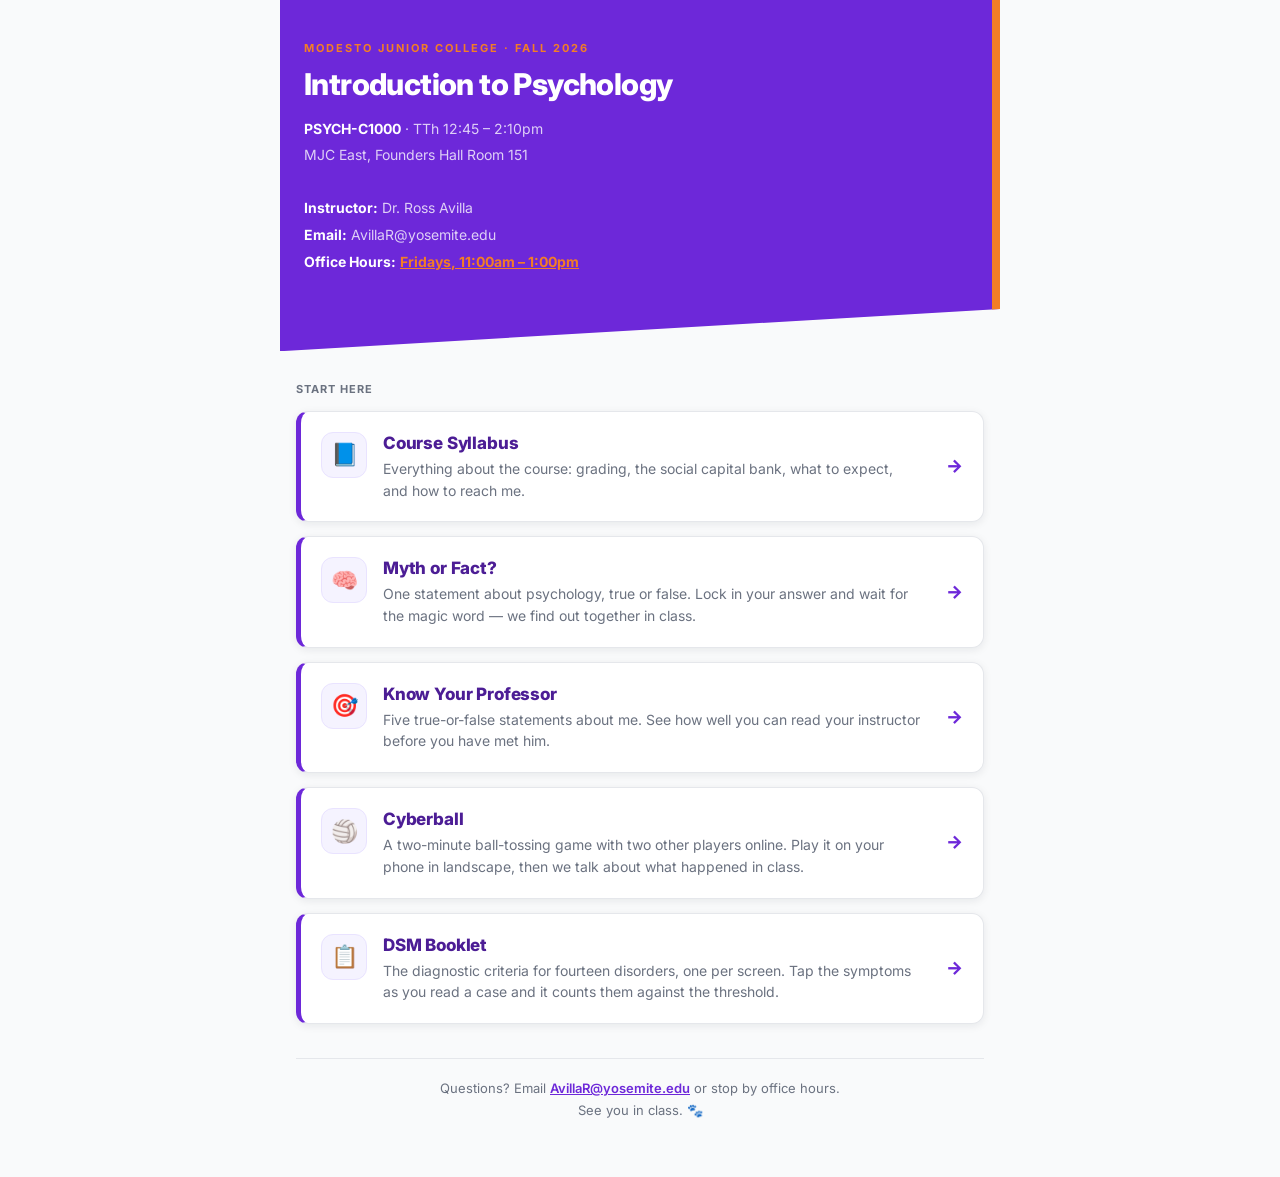
<file: index.html>
<!DOCTYPE html>
<html lang="en">
<head>
<meta charset="utf-8">
<meta name="viewport" content="width=device-width, initial-scale=1, viewport-fit=cover">
<meta name="theme-color" content="#6D28D9">
<meta name="description" content="Course home for PSYCH-C1000, Introduction to Psychology with Dr. Ross Avilla at Modesto Junior College. Syllabus, class activities, and office hours.">
<title>PSYCH-C1000 — Introduction to Psychology</title>

<link rel="icon" type="image/x-icon" href="syllabus-assets/img/favicon/favicon.ico">
<link rel="icon" type="image/png" sizes="32x32" href="syllabus-assets/img/favicon/favicon-32x32.png">
<link rel="icon" type="image/png" sizes="16x16" href="syllabus-assets/img/favicon/favicon-16x16.png">
<link rel="apple-touch-icon" sizes="180x180" href="syllabus-assets/img/favicon/apple-touch-icon.png">
<link rel="manifest" href="syllabus-assets/img/favicon/site.webmanifest">

<link rel="preconnect" href="https://fonts.googleapis.com">
<link rel="preconnect" href="https://fonts.gstatic.com" crossorigin>
<link href="https://fonts.googleapis.com/css2?family=Inter:wght@400;500;600;700;800&display=swap" rel="stylesheet">

<style>
/* ═══════════════════════════════════════════════════════════
   TOKENS  (matched to PSYCHC1000-syllabus.html)
   ═══════════════════════════════════════════════════════════ */
:root {
  --purple:        #6D28D9;
  --purple-dark:   #5B21B6;
  --purple-darker: #4C1D95;
  --purple-light:  #F5F3FF;
  --orange:        #F37D26;
  --indigo:        #1E1B4B;
  --text:          #111827;
  --text-muted:    #6B7280;
  --border:        #E5E7EB;
  --bg:            #F9FAFB;
  --white:         #FFFFFF;
  --shadow:        0 2px 8px rgba(17,24,39,.08);
  --shadow-lg:     0 10px 34px rgba(30,27,75,.14);
  --font:          'Inter', -apple-system, BlinkMacSystemFont, 'Segoe UI', Roboto, Helvetica, Arial, sans-serif;
}

*, *::before, *::after { box-sizing: border-box; margin: 0; padding: 0; }

html { -webkit-text-size-adjust: 100%; }

body {
  font-family: var(--font);
  font-size: 16px;
  line-height: 1.6;
  color: var(--text);
  background: var(--bg);
  min-height: 100vh;
}

.wrap {
  max-width: 720px;
  margin: 0 auto;
  padding: 0 16px 56px;
}

/* ── HERO ────────────────────────────────────────────────── */
.hero {
  background: var(--purple);
  clip-path: polygon(0 0, 100% 0, 100% 88%, 0 100%);
  padding: max(40px, env(safe-area-inset-top)) 24px 76px;
  margin: 0 -16px 30px;
  position: relative;
  overflow: hidden;
}
.hero::after {
  content: '';
  position: absolute;
  right: 0; top: 0; bottom: 0;
  width: 8px;
  background: var(--orange);
}
.hero-label {
  font-size: 11px;
  font-weight: 700;
  color: var(--orange);
  text-transform: uppercase;
  letter-spacing: 2px;
  margin-bottom: 8px;
}
.hero h1 {
  font-size: 30px;
  font-weight: 800;
  color: var(--white);
  line-height: 1.2;
  margin-bottom: 14px;
  letter-spacing: -.02em;
}
@media (max-width: 380px) { .hero h1 { font-size: 26px; } }
.hero-meta {
  font-size: 14px;
  color: rgba(255,255,255,0.78);
  line-height: 1.9;
}
.hero-meta strong { color: var(--white); }
.hero-meta a {
  color: var(--orange);
  font-weight: 700;
  text-decoration: underline;
  -webkit-tap-highlight-color: transparent;
}
.hero-meta a:hover { color: #ffd8b0; }

/* ── CARD LIST ───────────────────────────────────────────── */
.section-label {
  font-size: 11px;
  font-weight: 700;
  letter-spacing: .09em;
  text-transform: uppercase;
  color: var(--text-muted);
  margin-bottom: 12px;
}
.cards { display: flex; flex-direction: column; gap: 14px; list-style: none; }
.card {
  display: flex;
  align-items: flex-start;
  gap: 16px;
  padding: 20px 20px;
  background: var(--white);
  border: 1px solid var(--border);
  border-left: 5px solid var(--purple);
  border-radius: 12px;
  box-shadow: var(--shadow);
  text-decoration: none;
  color: inherit;
  transition: transform .14s ease, box-shadow .14s ease, border-color .14s ease;
  -webkit-tap-highlight-color: transparent;
}
.card:hover {
  transform: translateY(-2px);
  box-shadow: var(--shadow-lg);
  border-left-color: var(--orange);
}
.card:focus-visible { outline: 3px solid var(--purple); outline-offset: 3px; }
.card .glyph {
  flex: none;
  width: 46px;
  height: 46px;
  border-radius: 12px;
  display: grid;
  place-items: center;
  font-size: 22px;
  background: var(--purple-light);
  border: 1px solid #E9E3FF;
}
.card .body { min-width: 0; }
.card h2 {
  font-size: 17px;
  font-weight: 800;
  color: var(--purple-darker);
  line-height: 1.3;
  margin-bottom: 4px;
  letter-spacing: -.01em;
}
.card p { font-size: 14px; color: var(--text-muted); line-height: 1.55; }
.card .arrow {
  flex: none;
  align-self: center;
  margin-left: auto;
  padding-left: 10px;
  color: var(--purple);
  font-weight: 800;
  font-size: 18px;
}

/* ── FOOTER ──────────────────────────────────────────────── */
.foot {
  margin-top: 34px;
  padding-top: 18px;
  border-top: 1px solid var(--border);
  font-size: 13px;
  line-height: 1.7;
  color: var(--text-muted);
  text-align: center;
}
.foot a { color: var(--purple); font-weight: 600; }

@media (prefers-reduced-motion: reduce) {
  *, *::before, *::after {
    transition-duration: .001ms !important;
    animation-duration: .001ms !important;
  }
}
</style>
</head>
<body>

<div class="wrap">

  <header class="hero">
    <p class="hero-label">Modesto Junior College · Fall 2026</p>
    <h1>Introduction to Psychology</h1>
    <div class="hero-meta">
      <strong>PSYCH-C1000</strong> · TTh 12:45 – 2:10pm<br>
      MJC East, Founders Hall Room 151<br><br>
      <strong>Instructor:</strong> Dr. Ross Avilla<br>
      <strong>Email:</strong> AvillaR@yosemite.edu<br>
      <strong>Office Hours:</strong> <a href="https://calendly.com/rossdavilla/officehour" target="_blank" rel="noopener">Fridays, 11:00am – 1:00pm</a>
    </div>
  </header>

  <main>
    <p class="section-label">Start here</p>
    <ul class="cards">
      <li>
        <a class="card" href="PSYCHC1000-syllabus.html">
          <span class="glyph" aria-hidden="true">📘</span>
          <span class="body">
            <h2>Course Syllabus</h2>
            <p>Everything about the course: grading, the social capital bank, what to expect, and how to reach me.</p>
          </span>
          <span class="arrow" aria-hidden="true">→</span>
        </a>
      </li>
      <li>
        <a class="card" href="mythorfact.html">
          <span class="glyph" aria-hidden="true">🧠</span>
          <span class="body">
            <h2>Myth or Fact?</h2>
            <p>One statement about psychology, true or false. Lock in your answer and wait for the magic word — we find out together in class.</p>
          </span>
          <span class="arrow" aria-hidden="true">→</span>
        </a>
      </li>
      <li>
        <a class="card" href="knowyourprof.html">
          <span class="glyph" aria-hidden="true">🎯</span>
          <span class="body">
            <h2>Know Your Professor</h2>
            <p>Five true-or-false statements about me. See how well you can read your instructor before you have met him.</p>
          </span>
          <span class="arrow" aria-hidden="true">→</span>
        </a>
      </li>
      <li>
        <a class="card" href="cyberball/">
          <span class="glyph" aria-hidden="true">🏐</span>
          <span class="body">
            <h2>Cyberball</h2>
            <p>A two-minute ball-tossing game with two other players online. Play it on your phone in landscape, then we talk about what happened in class.</p>
          </span>
          <span class="arrow" aria-hidden="true">→</span>
        </a>
      </li>
      <li>
        <a class="card" href="dsm.html">
          <span class="glyph" aria-hidden="true">📋</span>
          <span class="body">
            <h2>DSM Booklet</h2>
            <p>The diagnostic criteria for fourteen disorders, one per screen. Tap the symptoms as you read a case and it counts them against the threshold.</p>
          </span>
          <span class="arrow" aria-hidden="true">→</span>
        </a>
      </li>
    </ul>

    <p class="foot">
      Questions? Email <a href="mailto:AvillaR@yosemite.edu">AvillaR@yosemite.edu</a> or stop by office hours.<br>
      See you in class. 🐾
    </p>
  </main>

</div>

</body>
</html>
</file>
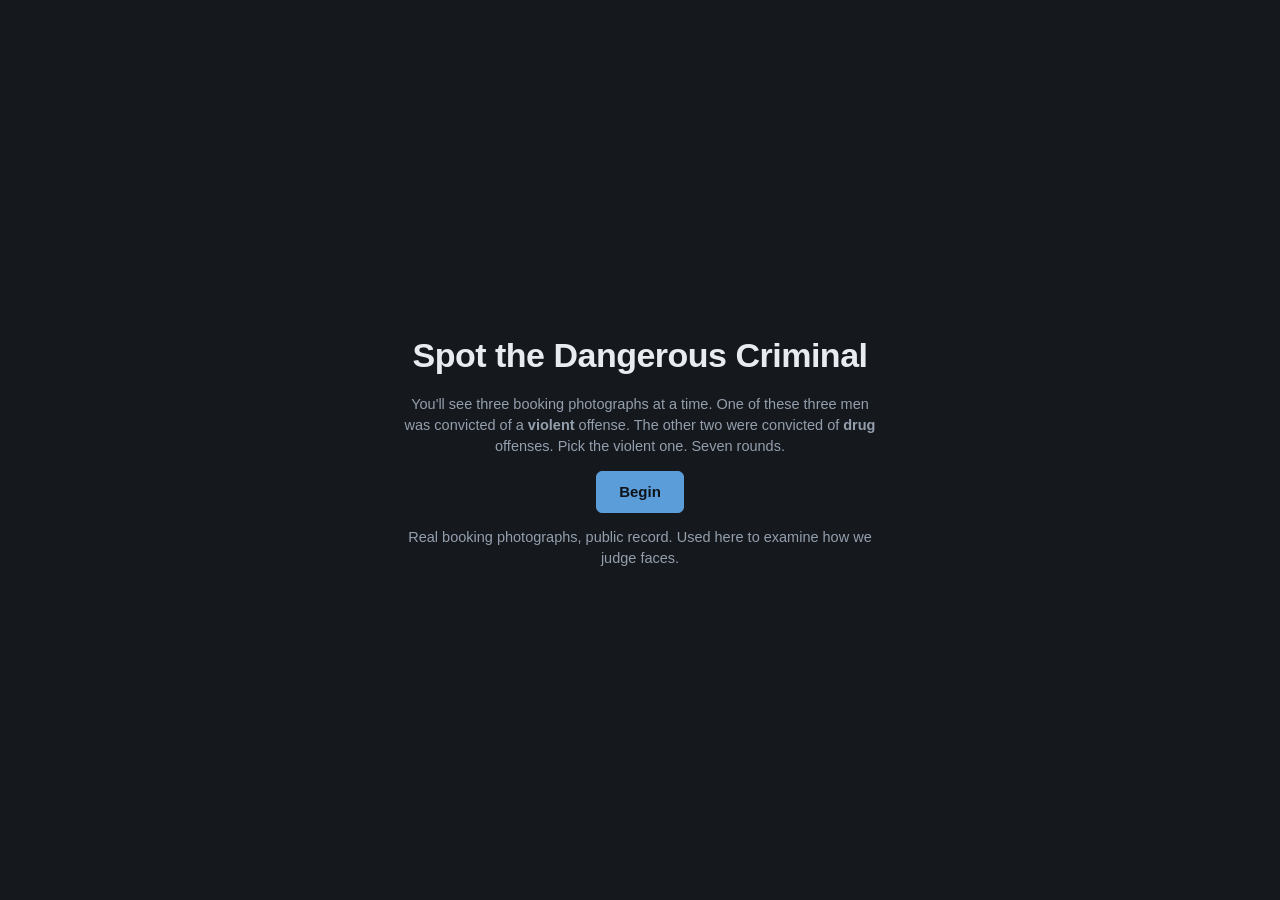
<file: Spot the Dangerous Criminal/index.html>
<!doctype html>
<html lang="en">
<head>
<meta charset="utf-8">
<meta name="viewport" content="width=720">
<title>Spot the Dangerous Criminal</title>
<style>
  :root {
    --bg:      #15181d;
    --panel:   #1e232b;
    --line:    #2e3540;
    --ink:     #e8ecf1;
    --muted:   #949fad;
    --accent:  #5b9dd9;
    --bad:     #d9534f;
    --good:    #4c9a6a;
  }

  * { box-sizing: border-box; }

  html, body {
    margin: 0;
    background: var(--bg);
    color: var(--ink);
    font: 15px/1.45 -apple-system, BlinkMacSystemFont, "Segoe UI", Roboto, Helvetica, Arial, sans-serif;
    -webkit-font-smoothing: antialiased;
  }

  body { display: flex; align-items: center; justify-content: center; min-height: 100vh; }

  #stage {
    position: relative;
    width: 720px;
    height: 450px;
    overflow: hidden;
    background: var(--bg);
    padding: 14px;
    display: flex;
    flex-direction: column;
  }

  .screen { display: none; flex: 1; flex-direction: column; min-height: 0; }
  .screen.on { display: flex; }

  /* ---------- start ---------- */

  #start { align-items: center; justify-content: center; text-align: center; gap: 14px; }

  #start h1 {
    margin: 0;
    font-size: 34px;
    font-weight: 700;
    letter-spacing: -0.5px;
  }

  #start p {
    margin: 0;
    max-width: 480px;
    color: var(--muted);
    font-size: 14.5px;
  }

  .btn {
    appearance: none;
    border: 1px solid var(--accent);
    background: var(--accent);
    color: #0f1318;
    font: inherit;
    font-weight: 600;
    padding: 9px 22px;
    border-radius: 6px;
    cursor: pointer;
  }

  .btn:hover { filter: brightness(1.1); }
  .btn.ghost { background: transparent; color: var(--accent); }
  .btn:focus-visible { outline: 2px solid var(--ink); outline-offset: 2px; }

  .fineprint { font-size: 12px; color: #6d7786; max-width: 500px; }

  /* ---------- play ---------- */

  #play { gap: 10px; }

  #bar {
    display: flex;
    justify-content: space-between;
    align-items: baseline;
    font-size: 13px;
    color: var(--muted);
    letter-spacing: 0.3px;
  }

  #bar strong { color: var(--ink); font-weight: 600; }

  #prompt { font-size: 16px; font-weight: 600; text-align: center; }

  #cards { display: flex; gap: 12px; }

  .card {
    position: relative;
    flex: 1;
    padding: 0;
    border: 2px solid var(--line);
    border-radius: 7px;
    background: var(--panel);
    overflow: hidden;
    cursor: pointer;
    transition: border-color .12s, transform .12s;
  }

  .card img {
    display: block;
    width: 100%;
    aspect-ratio: 4 / 5;
    object-fit: cover;
    background: #8a8d8f;
  }

  #cards.live .card:hover { border-color: var(--accent); transform: translateY(-2px); }
  .card:focus-visible { outline: 2px solid var(--accent); outline-offset: 2px; }
  #cards.locked .card { cursor: default; }

  .key {
    position: absolute;
    top: 6px;
    left: 6px;
    width: 20px;
    height: 20px;
    border-radius: 4px;
    background: rgba(10, 13, 17, .68);
    color: var(--ink);
    font-size: 12px;
    font-weight: 600;
    display: grid;
    place-items: center;
  }

  .tag {
    position: absolute;
    left: 0;
    right: 0;
    bottom: 0;
    padding: 4px 0;
    font-size: 11.5px;
    font-weight: 700;
    letter-spacing: 0.6px;
    text-transform: uppercase;
    text-align: center;
    color: #fff;
    opacity: 0;
    transition: opacity .18s;
  }

  .card.revealed .tag { opacity: 1; }
  .card.violent { border-color: var(--bad); }
  .card.violent .tag { background: var(--bad); }
  .card.nonviolent .tag { background: #46505d; }
  .card.dim img { opacity: .4; }
  .card.picked { border-color: var(--ink); }

  #foot {
    display: flex;
    align-items: center;
    justify-content: space-between;
    gap: 12px;
    min-height: 40px;
  }

  #verdict { font-size: 14px; }
  #verdict b { font-weight: 700; }
  #verdict.hit b { color: #7cc79b; }
  #verdict.miss b { color: #e8837f; }

  /* ---------- end ---------- */

  #end { align-items: center; justify-content: center; gap: 16px; }

  #tally .big {
    font-size: 40px;
    font-weight: 700;
    letter-spacing: -1px;
    line-height: 1;
  }

  #chart { display: flex; gap: 8px; }

  #yaxis {
    position: relative;
    width: 16px;
    height: 252px;
  }

  #yaxis span {
    position: absolute;
    right: 0;
    transform: translateY(50%);
    font-size: 11px;
    color: #6d7786;
    line-height: 1;
  }

  #plot {
    position: relative;
    width: 340px;
    height: 252px;
    border-left: 1px solid var(--line);
    border-bottom: 1px solid #46505d;
  }

  .gridline {
    position: absolute;
    left: 0;
    right: 0;
    border-top: 1px solid var(--line);
  }

  #bars {
    position: absolute;
    inset: 0;
    display: flex;
    align-items: flex-end;
    justify-content: space-around;
  }

  .bar {
    position: relative;
    width: 86px;
    height: 0;
    border-radius: 4px 4px 0 0;
    transition: height 1s cubic-bezier(.22, .9, .3, 1);
  }

  .bar.you    { background: linear-gradient(180deg, #6fb0e8, var(--accent)); }
  .bar.chance { background: #46505d; }

  .bar .val {
    position: absolute;
    bottom: 100%;
    left: 0;
    right: 0;
    margin-bottom: 5px;
    text-align: center;
    font-size: 14px;
    font-weight: 700;
    opacity: 0;
    transition: opacity .35s .75s;
  }

  .bar.shown .val { opacity: 1; }
  .bar.chance .val { color: var(--muted); }

  /* a full-height bar has no room above it, so the value moves inside */
  .bar.tall .val { bottom: auto; top: 6px; color: #10212f; }

  #xlabels {
    display: flex;
    justify-content: space-around;
    width: 340px;
    margin-left: 24px;
    padding-top: 7px;
    font-size: 12.5px;
    color: var(--muted);
    letter-spacing: 0.3px;
  }

  #xlabels span { width: 86px; text-align: center; }
</style>
</head>
<body>
<div id="stage">

  <!-- ---------- start ---------- -->
  <section id="start" class="screen on">
    <h1>Spot the Dangerous Criminal</h1>
    <p>
      You'll see three booking photographs at a time. One of these three men was convicted of a
      <strong>violent</strong> offense. The other two were convicted of <strong>drug</strong> offenses.
      Pick the violent one. Seven rounds.
    </p>
    <button class="btn" id="begin">Begin</button>
    <p class="fineprint">
      Real booking photographs, public record. Used here to examine how we judge faces.
    </p>
  </section>

  <!-- ---------- play ---------- -->
  <section id="play" class="screen">
    <div id="bar">
      <span>Round <strong id="roundNo">1</strong> of <strong id="roundTotal">7</strong></span>
      <span>Correct: <strong id="score">0</strong></span>
    </div>

    <div id="prompt">Which one was convicted of a violent offense?</div>

    <div id="cards"></div>

    <div id="foot">
      <div id="verdict"></div>
      <button class="btn" id="next" hidden>Next</button>
    </div>
  </section>

  <!-- ---------- end ---------- -->
  <section id="end" class="screen">
    <div id="tally">
      <span class="big"><span id="finalScore">0</span> / <span id="finalTotal">7</span></span>
    </div>

    <div id="chart">
      <div id="yaxis"></div>
      <div id="plot">
        <div id="bars">
          <div class="bar you" id="youBar"><span class="val" id="youVal"></span></div>
          <div class="bar chance" id="chanceBar"><span class="val" id="chanceVal"></span></div>
        </div>
      </div>
    </div>

    <div id="xlabels"><span>You</span><span>Chance</span></div>

    <button class="btn" id="again">Play again</button>
  </section>

</div>

<script>
(function () {
  "use strict";

  var DIR    = "img/faces/";
  var ROUNDS = 7;
  var PLOT_H = 252;   // px; must match #plot height in the stylesheet

  // p01-p14 are drug (non-violent) convictions, p15-p21 are violent convictions.
  var NONVIOLENT = ["p01","p02","p03","p04","p05","p06","p07",
                    "p08","p09","p10","p11","p12","p13","p14"];
  var VIOLENT    = ["p15","p16","p17","p18","p19","p20","p21"];

  var el = function (id) { return document.getElementById(id); };

  var cardsBox = el("cards");
  var verdict  = el("verdict");
  var nextBtn  = el("next");

  var deck = [];      // the 7 rounds for this playthrough
  var round = 0;      // index into deck
  var score = 0;
  var locked = false; // true once an answer is in

  function shuffle(a) {
    a = a.slice();
    for (var i = a.length - 1; i > 0; i--) {
      var j = Math.floor(Math.random() * (i + 1));
      var t = a[i]; a[i] = a[j]; a[j] = t;
    }
    return a;
  }

  // Each violent face is used once; the 14 non-violent faces fill the other two
  // slots, so no face repeats within a playthrough.
  function buildDeck() {
    var vs = shuffle(VIOLENT);
    var ns = shuffle(NONVIOLENT);
    var out = [];
    for (var i = 0; i < ROUNDS; i++) {
      out.push(shuffle([
        { id: vs[i],        violent: true  },
        { id: ns[i * 2],    violent: false },
        { id: ns[i * 2 + 1], violent: false }
      ]));
    }
    return out;
  }

  function preload(ids) {
    ids.forEach(function (id) { (new Image()).src = DIR + id + ".jpg"; });
  }

  function show(name) {
    ["start", "play", "end"].forEach(function (s) {
      el(s).classList.toggle("on", s === name);
    });
  }

  function renderRound() {
    locked = false;
    verdict.textContent = "";
    verdict.className = "";
    nextBtn.hidden = true;
    el("roundNo").textContent = round + 1;
    el("score").textContent = score;

    cardsBox.className = "live";
    cardsBox.innerHTML = "";

    deck[round].forEach(function (face, i) {
      var b = document.createElement("button");
      b.className = "card";
      b.type = "button";
      b.setAttribute("aria-label", "Photograph " + (i + 1));

      var img = document.createElement("img");
      img.src = DIR + face.id + ".jpg";
      img.alt = "Booking photograph " + (i + 1);
      b.appendChild(img);

      var key = document.createElement("span");
      key.className = "key";
      key.textContent = i + 1;
      b.appendChild(key);

      var tag = document.createElement("span");
      tag.className = "tag";
      tag.textContent = face.violent ? "Violent offense" : "Drug offense";
      b.appendChild(tag);

      b.addEventListener("click", function () { choose(i); });
      cardsBox.appendChild(b);
    });

    // keep the next round's images warm
    if (deck[round + 1]) {
      preload(deck[round + 1].map(function (f) { return f.id; }));
    }
  }

  function choose(i) {
    if (locked) { return; }
    locked = true;

    var faces = deck[round];
    var right = faces[i].violent;
    if (right) { score++; }

    cardsBox.className = "locked";
    var nodes = cardsBox.children;
    for (var k = 0; k < nodes.length; k++) {
      nodes[k].classList.add("revealed");
      nodes[k].classList.add(faces[k].violent ? "violent" : "nonviolent");
      if (k === i) { nodes[k].classList.add("picked"); }
      else if (!faces[k].violent) { nodes[k].classList.add("dim"); }
    }

    el("score").textContent = score;
    verdict.className = right ? "hit" : "miss";
    verdict.innerHTML = right
      ? "<b>Correct.</b> That was the violent offender."
      : "<b>Not quite.</b> The violent offender is outlined in red.";

    nextBtn.textContent = (round + 1 < ROUNDS) ? "Next" : "See results";
    nextBtn.hidden = false;
    nextBtn.focus();
  }

  function advance() {
    round++;
    if (round < ROUNDS) { renderRound(); }
    else { finish(); }
  }

  // Draw the 0-7 gridlines and their y-axis labels once.
  function buildAxis() {
    var plot = el("plot"), yaxis = el("yaxis");
    for (var v = 0; v <= ROUNDS; v++) {
      var y = (v / ROUNDS) * PLOT_H;

      var line = document.createElement("div");
      line.className = "gridline";
      line.style.bottom = y + "px";
      plot.insertBefore(line, plot.firstChild);   // keep the gridlines behind the bars

      var lab = document.createElement("span");
      lab.textContent = v;
      lab.style.bottom = y + "px";
      yaxis.appendChild(lab);
    }
  }

  function countTo(node, target, ms) {
    var t0 = null;
    function step(t) {
      if (t0 === null) { t0 = t; }
      var p = Math.min(1, (t - t0) / ms);
      node.textContent = Math.round(target * (1 - Math.pow(1 - p, 3)));
      if (p < 1) { requestAnimationFrame(step); }
    }
    requestAnimationFrame(step);
  }

  function finish() {
    var expected = ROUNDS / 3;                 // 2.3 by pure guessing
    var you = el("youBar"), chance = el("chanceBar");

    el("finalTotal").textContent = ROUNDS;
    el("finalScore").textContent = "0";
    el("youVal").textContent = score;
    el("chanceVal").textContent = expected.toFixed(1);

    // reset, then grow on the next frame so the transition actually runs
    you.style.height = "0px";
    chance.style.height = "0px";
    you.classList.remove("shown");
    chance.classList.remove("shown");
    you.classList.toggle("tall", score / ROUNDS > 0.95);

    show("end");

    requestAnimationFrame(function () {
      requestAnimationFrame(function () {
        you.style.height = (score / ROUNDS * PLOT_H) + "px";
        chance.style.height = (expected / ROUNDS * PLOT_H) + "px";
        you.classList.add("shown");
        chance.classList.add("shown");
        countTo(el("finalScore"), score, 1000);
      });
    });

    el("again").focus();
  }

  function start() {
    deck  = buildDeck();
    round = 0;
    score = 0;
    el("roundTotal").textContent = ROUNDS;
    preload(deck[0].map(function (f) { return f.id; }));
    show("play");
    renderRound();
  }

  buildAxis();

  el("begin").addEventListener("click", start);
  el("again").addEventListener("click", start);
  nextBtn.addEventListener("click", advance);

  document.addEventListener("keydown", function (e) {
    if (!el("play").classList.contains("on")) { return; }
    if (e.key === "1" || e.key === "2" || e.key === "3") {
      choose(Number(e.key) - 1);
    } else if ((e.key === "Enter" || e.key === " ") && !nextBtn.hidden) {
      e.preventDefault();
      advance();
    }
  });
})();
</script>
</body>
</html>
</file>
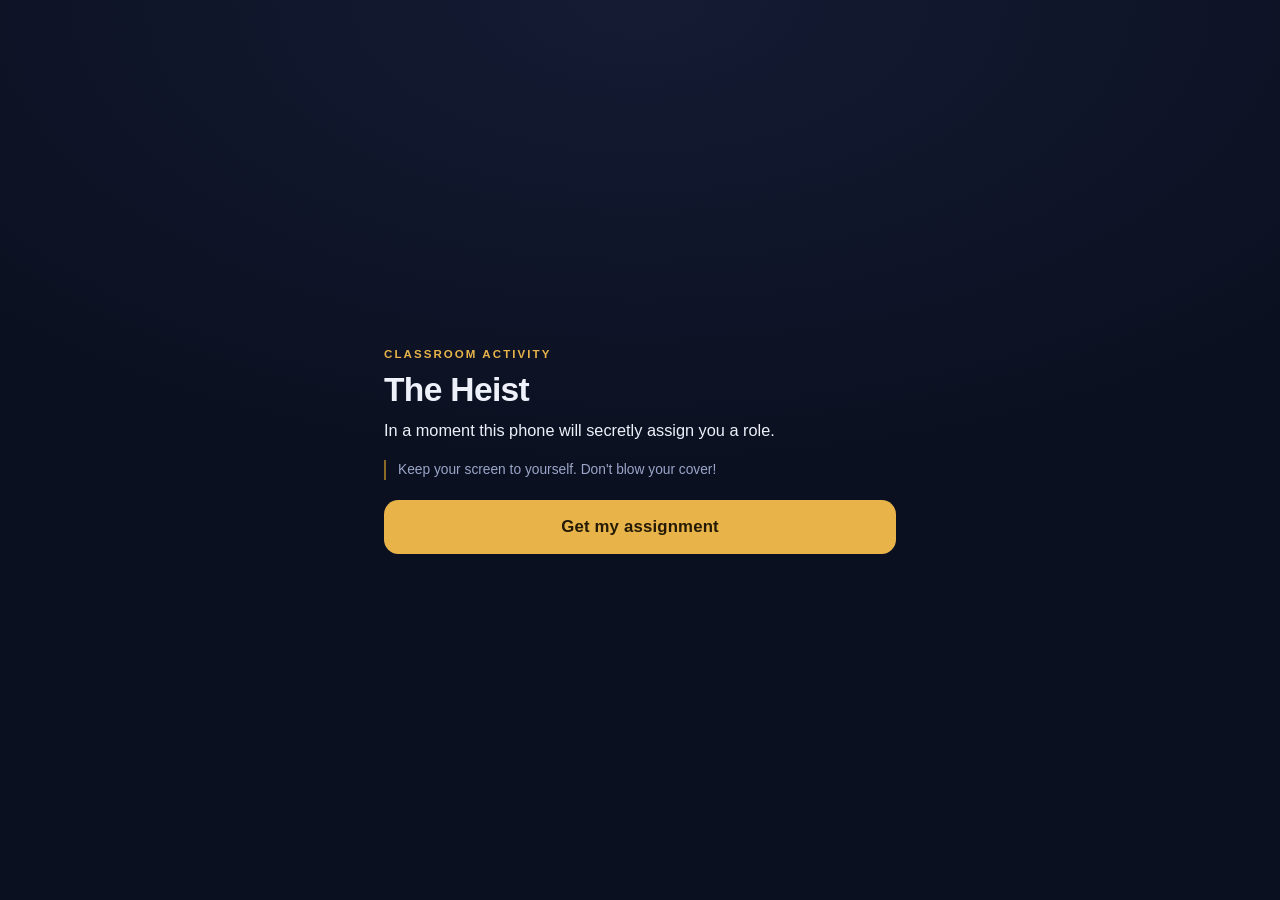
<file: Thief-Game/index.html>
<!DOCTYPE html>
<html lang="en">
<head>
<meta charset="UTF-8" />
<meta name="viewport" content="width=device-width, initial-scale=1.0, viewport-fit=cover" />
<meta name="theme-color" content="#0b1020" />
<title>The Heist &mdash; Secret Assignment</title>
<style>
  :root{
    --bg:#0b1020;
    --bg2:#141b33;
    --card:#161d35;
    --line:#2a3458;
    --ink:#eef1fa;
    --mute:#9aa6c9;
    --gold:#e8b44a;
    --gold-dim:#8a6a26;
  }
  *{box-sizing:border-box;-webkit-tap-highlight-color:transparent}
  html,body{height:100%}
  body{
    margin:0;
    font-family:-apple-system,BlinkMacSystemFont,"Segoe UI",Roboto,Helvetica,Arial,sans-serif;
    background:radial-gradient(120% 90% at 50% 0%, var(--bg2) 0%, var(--bg) 60%);
    color:var(--ink);
    -webkit-font-smoothing:antialiased;
    display:flex;flex-direction:column;
  }
  .wrap{
    flex:1;width:100%;max-width:34rem;margin:0 auto;
    padding:max(1.25rem,env(safe-area-inset-top)) 1rem max(1.25rem,env(safe-area-inset-bottom));
    display:flex;flex-direction:column;justify-content:center;
  }
  .screen{display:none;animation:fade .35s ease both}
  .screen.on{display:block}
  @keyframes fade{from{opacity:0;transform:translateY(8px)}to{opacity:1;transform:none}}

  .eyebrow{
    font-size:.72rem;letter-spacing:.18em;text-transform:uppercase;
    color:var(--gold);font-weight:700;margin:0 0 .5rem;
  }
  h1{font-size:2.1rem;line-height:1.1;margin:0 0 .6rem;font-weight:800;letter-spacing:-.02em}
  h2{font-size:1.5rem;line-height:1.2;margin:0 0 .5rem;font-weight:800;letter-spacing:-.01em}
  p{margin:0 0 .9rem;line-height:1.55;color:var(--mute);font-size:1.02rem}
  p.lead{color:var(--ink)}

  .card{
    background:var(--card);border:1px solid var(--line);
    border-radius:1.1rem;padding:1.25rem;margin:0 0 1rem;
  }
  .verdict{
    text-align:center;padding:1.6rem 1.25rem;
    border:1px solid var(--gold-dim);
    background:linear-gradient(180deg,rgba(232,180,74,.10),rgba(232,180,74,.02));
  }
  .verdict .label{font-size:.72rem;letter-spacing:.18em;text-transform:uppercase;color:var(--mute);margin-bottom:.45rem}
  .verdict .role{
    font-size:2.3rem;font-weight:900;letter-spacing:-.02em;color:var(--gold);
    line-height:1.05;margin:0;
  }
  .verdict .sub{margin:.5rem 0 0;color:var(--ink);font-weight:600;font-size:1rem}

  ol.steps{margin:0;padding-left:1.15rem;color:var(--ink);line-height:1.6}
  ol.steps li{margin-bottom:.55rem}
  ol.steps li:last-child{margin-bottom:0}

  button{
    font:inherit;width:100%;border:0;cursor:pointer;
    border-radius:.9rem;padding:1.05rem 1rem;
    font-weight:800;font-size:1.05rem;letter-spacing:.01em;
    background:var(--gold);color:#241a05;
    transition:transform .08s ease,filter .15s ease;
  }
  button:active{transform:scale(.985);filter:brightness(.94)}
  button.ghost{background:transparent;color:var(--mute);border:1px solid var(--line);font-weight:600;font-size:.95rem;padding:.8rem}

  .note{
    font-size:.86rem;color:var(--mute);line-height:1.5;
    border-left:2px solid var(--gold-dim);padding-left:.75rem;margin:1rem 0 0;
  }
  .shield{
    display:flex;gap:.55rem;align-items:flex-start;
    font-size:.88rem;color:var(--gold);font-weight:600;margin:0 0 1rem;line-height:1.45;
  }
  .peek{
    text-align:center;border:1px dashed var(--line);border-radius:1.1rem;
    padding:1.5rem 1.25rem;margin:0 0 1rem;
  }
  .peek .hidden-role{
    filter:blur(13px);opacity:.55;transition:filter .18s ease,opacity .18s ease;
    user-select:none;pointer-events:none;
  }
  .peek.revealed .hidden-role{filter:none;opacity:1}
  .peek .hint{font-size:.8rem;color:var(--mute);margin:.9rem 0 0}
</style>
</head>
<body>

<div class="wrap">

  <!-- ===== 1. INTRO ===== -->
  <section class="screen on" id="s-intro">
    <p class="eyebrow">Classroom activity</p>
    <h1>The Heist</h1>
    <p class="lead">In a moment this phone will secretly assign you a role.</p>
    <div class="note">Keep your screen to yourself. Don't blow your cover!</div>
    <div style="height:1.25rem"></div>
    <button id="go-role">Get my assignment</button>
  </section>

  <!-- ===== 2. ROLE ===== -->
  <section class="screen" id="s-role">
    <p class="shield"><span>&#128274;</span><span>Shield your screen before you read this.</span></p>
    <div class="card verdict">
      <div class="label">Your role</div>
      <p class="role" id="role-word">&mdash;</p>
      <p class="sub" id="role-sub"></p>
    </div>
    <div class="card">
      <p class="eyebrow" style="margin-bottom:.7rem">Do this now</p>
      <ol class="steps" id="role-steps"></ol>
    </div>
    <button id="go-told">I've done it &mdash; what do I say?</button>
  </section>

  <!-- ===== 3. YOUR LINE (thief: deny it / not a thief: tell the truth) ===== -->
  <section class="screen" id="s-story">
    <div class="card verdict">
      <div class="label">When they question you</div>
      <p class="role" id="story-word">&mdash;</p>
      <p class="sub" id="story-sub"></p>
    </div>
    <button id="go-done">Got it</button>
  </section>

  <!-- ===== 4. SUMMARY ===== -->
  <section class="screen" id="s-done">
    <h2>You're set.</h2>
    <p>Your assignment is hidden below. Tap and hold to check it if you forget &mdash; it blurs again the moment you let go.</p>
    <div class="peek" id="peek">
      <div class="hidden-role">
        <div class="label" style="font-size:.72rem;letter-spacing:.18em;text-transform:uppercase;color:var(--mute);margin-bottom:.5rem">Role &amp; story</div>
        <p style="font-size:1.35rem;font-weight:900;color:var(--gold);margin:0;line-height:1.25" id="peek-role">&mdash;</p>
        <p style="margin:.6rem 0 0;color:var(--ink);font-weight:600;font-size:.98rem" id="peek-story"></p>
      </div>
      <p class="hint">Press and hold to reveal</p>
    </div>
  </section>

</div>

<script>
(function(){
  var ROLE = {
    thief: {
      word: 'THIEF',
      sub: 'You are taking a prize.',
      steps: [
        'Walk up to the front of the room like everyone else.',
        'Take exactly one prize and hide it on you — pocket, bag, sleeve.',
        'Walk back and sit down as if nothing happened.'
      ],
      storyWord: 'DENY IT',
      storySub: 'Lie: tell them you took nothing.',
      peekStory: 'Deny it: say you took nothing.'
    },
    innocent: {
      word: 'NOT A THIEF',
      sub: 'You are taking nothing.',
      steps: [
        'Walk up to the front of the room like everyone else.',
        'Look at the prizes. Take nothing. Touch nothing.',
        'Walk back and sit down as if nothing happened.'
      ],
      storyWord: 'TELL THE TRUTH',
      storySub: 'Honestly tell them you took nothing, because you didn’t.',
      peekStory: 'Tell the truth: say you took nothing.'
    }
  };

  function coin(){
    // crypto-backed so two phones side by side don't correlate
    try {
      var a = new Uint8Array(1);
      crypto.getRandomValues(a);
      return a[0] < 128;
    } catch(e){ return Math.random() < 0.5; }
  }

  // Nothing is stored: every page load is a brand new game, back at the
  // intro with a brand new assignment.
  var state = { role: coin() ? 'thief' : 'innocent' };

  var $ = function(id){ return document.getElementById(id); };

  function list(el, items){
    el.innerHTML = '';
    items.forEach(function(t){
      var li = document.createElement('li');
      li.textContent = t;
      el.appendChild(li);
    });
  }

  function paint(){
    var r = ROLE[state.role];
    $('role-word').textContent = r.word;
    $('role-sub').textContent  = r.sub;
    list($('role-steps'), r.steps);
    $('peek-role').textContent = r.word;
    $('story-word').textContent = r.storyWord;
    $('story-sub').textContent  = r.storySub;
    $('peek-story').textContent = r.peekStory;
  }

  function show(step){
    ['intro','role','story','done'].forEach(function(k){
      $('s-' + k).classList.toggle('on', k === step);
    });
    window.scrollTo(0,0);
  }

  paint();
  show('intro');

  $('go-role').addEventListener('click',  function(){ show('role'); });
  $('go-told').addEventListener('click',  function(){ show('story'); });
  $('go-done').addEventListener('click',  function(){ show('done'); });

  // press-and-hold peek
  var peek = $('peek');
  function on(){ peek.classList.add('revealed'); }
  function off(){ peek.classList.remove('revealed'); }
  ['mousedown','touchstart','pointerdown'].forEach(function(e){
    peek.addEventListener(e, function(ev){ ev.preventDefault(); on(); }, {passive:false});
  });
  ['mouseup','mouseleave','touchend','touchcancel','pointerup','pointercancel'].forEach(function(e){
    peek.addEventListener(e, off);
  });
})();
</script>
</body>
</html>
</file>
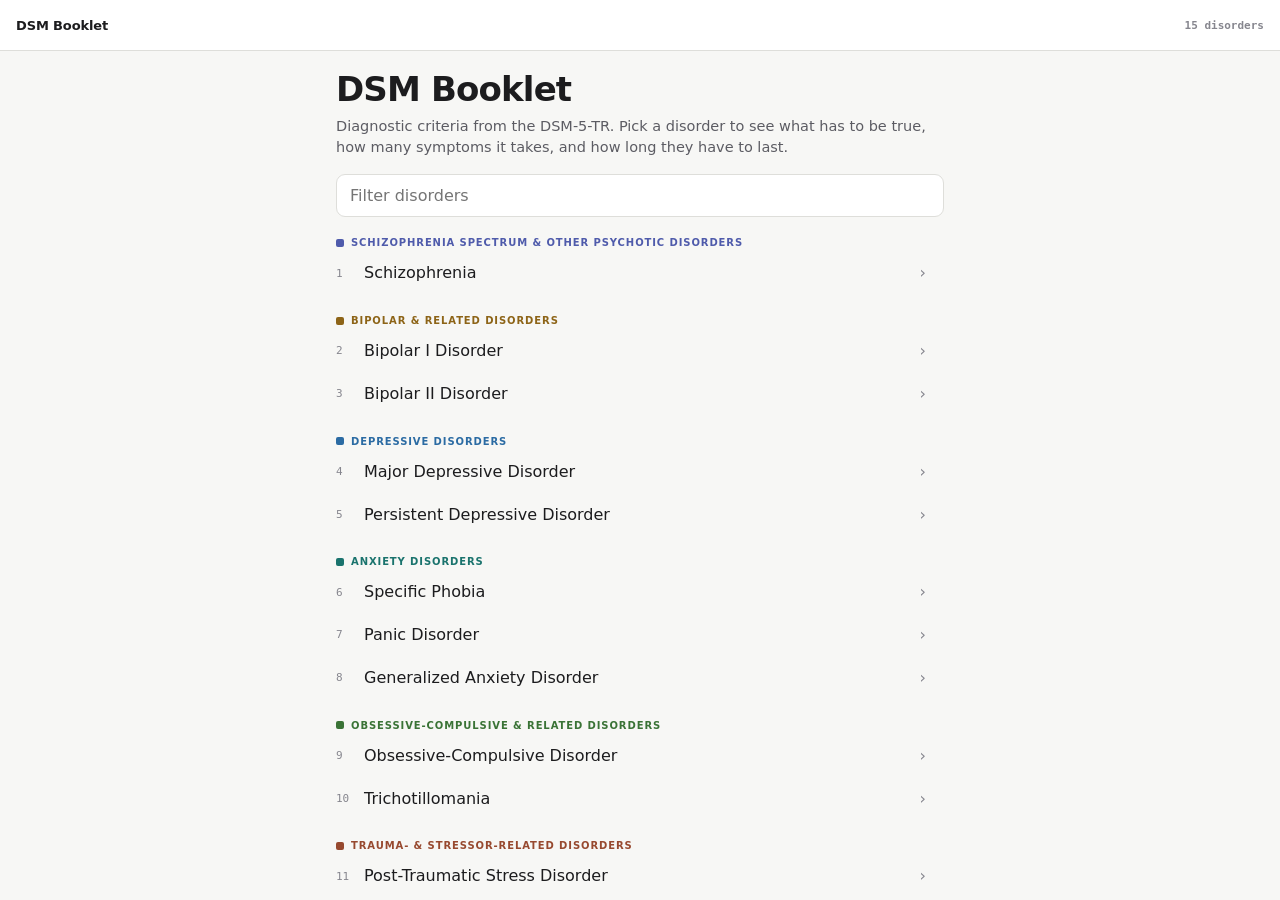
<file: dsm.html>
<!DOCTYPE html>
<html lang="en">
<head>
<meta charset="utf-8">
<meta name="viewport" content="width=device-width, initial-scale=1, viewport-fit=cover">
<meta name="theme-color" content="#6D28D9">
<meta name="description" content="DSM-5-TR diagnostic criteria for fourteen disorders, one per screen. A study reference for PSYCH-C1000, not a diagnostic instrument.">
<link rel="icon" type="image/x-icon" href="syllabus-assets/img/favicon/favicon.ico">
<link rel="icon" type="image/png" sizes="32x32" href="syllabus-assets/img/favicon/favicon-32x32.png">
<link rel="icon" type="image/png" sizes="16x16" href="syllabus-assets/img/favicon/favicon-16x16.png">
<link rel="apple-touch-icon" sizes="180x180" href="syllabus-assets/img/favicon/apple-touch-icon.png">
<title>DSM Booklet</title>
<meta name="claude:viewport-fit-sides" content="cover">
<style>
/* Layout: fixed header + footer, one disorder per scrolling screen between them. */
:root{
  --bg:#f7f7f5; --surface:#ffffff; --sunk:#eeeeec;
  --fg:#1c1c1e; --fg-dim:#5c5c63; --fg-faint:#86868e;
  --line:#dededa; --line-soft:#e9e9e5;
  --accent:#1f6f68;
  --c-schz:#4f5bab; --c-bip:#8d6417; --c-dep:#2b6ba3; --c-anx:#1a736d;
  --c-ocd:#3a7336; --c-trauma:#97492f; --c-diss:#76458c; --c-pers:#55606e;
  --ff-sans:ui-sans-serif,system-ui,-apple-system,"Segoe UI",Roboto,"Helvetica Neue",Arial,sans-serif;
  --ff-mono:ui-monospace,SFMono-Regular,"SF Mono",Menlo,Consolas,monospace;
  --gut-l:max(16px,env(safe-area-inset-left,0px));
  --gut-r:max(16px,env(safe-area-inset-right,0px));
  color-scheme:light;
}
@media (prefers-color-scheme:dark){:root:not([data-theme="light"]){
  --bg:#141416; --surface:#1c1c1f; --sunk:#242428;
  --fg:#ececef; --fg-dim:#a8a8b0; --fg-faint:#76767e;
  --line:#32323a; --line-soft:#26262c;
  --accent:#5fc4bb;
  --c-schz:#9aa2e8; --c-bip:#d8a85c; --c-dep:#7ab6e8; --c-anx:#5fc4bb;
  --c-ocd:#85c47e; --c-trauma:#e0957a; --c-diss:#c395d8; --c-pers:#9aa4b4;
  color-scheme:dark;
}}
:root[data-theme="dark"]{
  --bg:#141416; --surface:#1c1c1f; --sunk:#242428;
  --fg:#ececef; --fg-dim:#a8a8b0; --fg-faint:#76767e;
  --line:#32323a; --line-soft:#26262c;
  --accent:#5fc4bb;
  --c-schz:#9aa2e8; --c-bip:#d8a85c; --c-dep:#7ab6e8; --c-anx:#5fc4bb;
  --c-ocd:#85c47e; --c-trauma:#e0957a; --c-diss:#c395d8; --c-pers:#9aa4b4;
  color-scheme:dark;
}
[hidden]{display:none!important}
*{box-sizing:border-box}
html,body{height:100%}
body{margin:0;background:var(--bg);color:var(--fg);font-family:var(--ff-sans);
  -webkit-text-size-adjust:100%;overflow:hidden}
button{font:inherit;color:inherit;background:none;border:0;cursor:pointer}
:focus-visible{outline:2px solid var(--accent);outline-offset:2px;border-radius:3px}

#app{display:flex;flex-direction:column;height:100%}

/* ---- header ---- */
#bar{flex:0 0 auto;background:var(--surface);border-bottom:1px solid var(--line)}
#bar-in{display:flex;align-items:center;gap:10px;min-height:50px;
  padding-left:var(--gut-l);padding-right:var(--gut-r);padding-block:7px}
#menu{display:flex;align-items:center;gap:7px;padding:6px 10px 6px 6px;border-radius:8px;
  font-size:13px;font-weight:600;color:var(--fg-dim);flex:0 0 auto}
#menu:hover{background:var(--sunk)}
#menu svg{width:16px;height:16px;flex:0 0 auto}
#bar-ch{flex:1 1 auto;min-width:0;font-size:11px;font-weight:600;letter-spacing:.06em;
  text-transform:uppercase;color:var(--ch);overflow:hidden;text-overflow:ellipsis;
  white-space:nowrap;text-align:right}
#count{flex:0 0 auto;font-family:var(--ff-mono);font-size:11px;font-weight:600;
  color:var(--fg-faint);font-variant-numeric:tabular-nums}

/* ---- screen ---- */
#screen{flex:1 1 auto;overflow-y:auto;overscroll-behavior:contain;-webkit-overflow-scrolling:touch}
#screen-in{padding-left:var(--gut-l);padding-right:var(--gut-r);
  padding-block:20px 30px;max-width:640px;margin:0 auto}

.eyebrow{font-size:10.5px;font-weight:600;letter-spacing:.09em;text-transform:uppercase;
  color:var(--ch);display:flex;align-items:center;gap:7px;margin-bottom:9px}
.eyebrow::before{content:"";width:9px;height:9px;border-radius:2px;background:var(--ch);flex:0 0 auto}
h1{margin:0;font-size:27px;line-height:1.13;font-weight:700;letter-spacing:-.02em;
  text-wrap:balance}
.note{margin:7px 0 0;font-size:12px;line-height:1.45;color:var(--fg-dim)}

.howlong{display:inline-flex;align-items:baseline;gap:8px;margin-top:14px;padding:7px 11px;
  border-radius:7px;background:var(--sunk);border-left:3px solid var(--ch)}
.howlong b{font-size:9.5px;font-weight:600;letter-spacing:.09em;text-transform:uppercase;
  color:var(--fg-faint)}
.howlong span{font-family:var(--ff-mono);font-size:12.5px;font-weight:600;color:var(--fg)}

.thresh{margin-top:16px;padding:13px 14px;border-radius:9px;background:var(--surface);
  border:1px solid var(--line)}
.thresh b{display:block;font-size:9.5px;font-weight:600;letter-spacing:.09em;
  text-transform:uppercase;color:var(--ch);margin-bottom:5px}
.thresh p{margin:0;font-size:14px;line-height:1.45;font-weight:500}

.grp{margin-top:22px}
.grp-h{display:flex;align-items:flex-start;gap:10px;margin-bottom:9px}
.grp-h h2{margin:0;flex:1 1 auto;min-width:0;font-size:13.5px;line-height:1.35;font-weight:600;
  color:var(--ch)}
.tally{flex:0 0 auto;font-family:var(--ff-mono);font-size:10.5px;font-weight:600;
  padding:3px 7px;border-radius:20px;background:var(--sunk);color:var(--fg-faint);
  font-variant-numeric:tabular-nums;white-space:nowrap}
.tally.met{background:var(--ch);color:var(--surface)}

ul{list-style:none;margin:0;padding:0;display:flex;flex-direction:column;gap:2px}
li.crit{display:flex;gap:11px;align-items:flex-start;padding:7px 8px;margin-left:-8px;
  border-radius:7px;cursor:pointer;-webkit-tap-highlight-color:transparent}
li.crit:hover{background:var(--sunk)}
li.crit .box{flex:0 0 auto;width:17px;height:17px;margin-top:1px;border-radius:4px;
  border:1.5px solid var(--fg-faint);display:grid;place-items:center;transition:.12s}
li.crit .box svg{width:11px;height:11px;opacity:0;stroke:var(--surface);stroke-width:3.2;
  fill:none;stroke-linecap:round;stroke-linejoin:round}
li.crit[aria-checked="true"] .box{background:var(--ch);border-color:var(--ch)}
li.crit[aria-checked="true"] .box svg{opacity:1}
li.crit p{margin:0;font-size:14.5px;line-height:1.42}
li.crit[aria-checked="true"] p{color:var(--fg-dim)}
li.crit .star{color:var(--ch);font-size:12px}

li.plain{display:flex;gap:9px;padding:4px 0;font-size:13px;line-height:1.45;
  color:var(--fg-dim);font-style:italic}
li.plain::before{content:"";flex:0 0 auto;width:3px;height:3px;border-radius:50%;
  background:var(--fg-faint);margin-top:8px}

.prev{margin-top:24px;padding-top:14px;border-top:1px solid var(--line-soft)}
.prev b{display:block;font-size:9.5px;font-weight:600;letter-spacing:.09em;
  text-transform:uppercase;color:var(--fg-faint);margin-bottom:4px}
.prev p{margin:0;font-size:13px;line-height:1.48;color:var(--fg-dim)}

.reset{margin-top:20px;font-size:12px;font-weight:600;color:var(--fg-faint);
  padding:7px 11px;border:1px solid var(--line);border-radius:7px}
.reset:hover{color:var(--fg);border-color:var(--fg-faint)}

/* personality screen */
.pintro{margin:14px 0 0;font-size:14px;line-height:1.5;color:var(--fg-dim)}
.pclus{margin-top:22px}
.pclus h2{margin:0 0 9px;font-size:13.5px;font-weight:600;color:var(--ch)}
.pd{padding:9px 0;border-top:1px solid var(--line-soft);font-size:14.5px;line-height:1.42}
.pd:first-of-type{border-top:0}
.pd b{font-weight:600}
.pd span{color:var(--fg-dim)}

/* ---- footer ---- */
#nav{flex:0 0 auto;background:var(--surface);border-top:1px solid var(--line)}
#nav-in{display:flex;padding-left:var(--gut-l);padding-right:var(--gut-r);
  padding-block:0 env(safe-area-inset-bottom,0px)}
.navb{flex:1 1 0;min-width:0;display:flex;align-items:center;gap:8px;padding:11px 4px;
  font-size:12.5px;font-weight:500;color:var(--fg-dim);-webkit-tap-highlight-color:transparent}
.navb:disabled{opacity:.3;cursor:default}
.navb:not(:disabled):hover{color:var(--fg)}
.navb.next{justify-content:flex-end;text-align:right;border-left:1px solid var(--line-soft)}
.navb svg{width:15px;height:15px;flex:0 0 auto;stroke:currentColor;stroke-width:2.2;
  fill:none;stroke-linecap:round;stroke-linejoin:round}
.navb span{overflow:hidden;text-overflow:ellipsis;white-space:nowrap}

/* ---- picker ---- */
#brand{flex:0 0 auto;font-size:13px;font-weight:700;letter-spacing:-.01em}
#back{display:flex;align-items:center;gap:7px;padding:6px 10px 6px 6px;border-radius:8px;
  font-size:13px;font-weight:600;color:var(--fg-dim);flex:0 0 auto}
#back:hover{background:var(--sunk)}
#back svg{width:16px;height:16px;flex:0 0 auto}
.home-h1{margin:0;font-size:29px;line-height:1.1;font-weight:700;letter-spacing:-.025em}
.home-sub{margin:8px 0 0;font-size:14.5px;line-height:1.45;color:var(--fg-dim)}
#filter{width:100%;margin-top:16px;padding:11px 13px;border-radius:9px;font-size:16px;
  background:var(--surface);border:1px solid var(--line);color:var(--fg);font-family:inherit}
#filter:focus{border-color:var(--accent);outline:none}
#home-list{margin-top:4px}
.ich{font-size:10px;font-weight:600;letter-spacing:.09em;text-transform:uppercase;
  color:var(--ch);margin:20px 0 4px;display:flex;align-items:center;gap:7px}
.ich::before{content:"";width:8px;height:8px;border-radius:2px;background:var(--ch);flex:0 0 auto}
.irow{display:flex;align-items:center;gap:11px;width:100%;text-align:left;padding:11px 9px;
  margin-left:-9px;border-radius:9px;font-size:16px;line-height:1.3;
  -webkit-tap-highlight-color:transparent}
.irow:hover{background:var(--sunk)}
.irow em{flex:0 0 auto;font-family:var(--ff-mono);font-size:11px;font-style:normal;
  color:var(--fg-faint);font-variant-numeric:tabular-nums;width:17px}
.irow span{flex:1 1 auto;min-width:0}
.irow b{flex:0 0 auto;color:var(--fg-faint);font-weight:400;font-size:16px}
.empty{padding:30px 4px;font-size:14.5px;color:var(--fg-faint);text-align:center}
.home-foot{margin-top:28px;padding-top:14px;border-top:1px solid var(--line-soft);
  font-size:12px;line-height:1.5;color:var(--fg-faint)}

@media (min-width:560px){ h1{font-size:31px} .home-h1{font-size:34px} li.crit p{font-size:15px} }
@media (prefers-reduced-motion:reduce){*{transition:none!important;animation:none!important}}
</style>

<style>
:root{padding-top:env(safe-area-inset-top,0px);padding-bottom:env(safe-area-inset-bottom,0px)}
</style>
</head>
<body>
<div id="app">
  <header id="bar"><div id="bar-in">
    <button id="back" hidden>
      <svg viewBox="0 0 24 24" fill="none" stroke="currentColor" stroke-width="2.2"
        stroke-linecap="round" stroke-linejoin="round"><path d="M15 5l-7 7 7 7"/></svg>All disorders
    </button>
    <div id="brand">DSM Booklet</div>
    <div id="bar-ch"></div>
    <div id="count"></div>
  </div></header>

  <main id="screen"><div id="screen-in"></div></main>

  <nav id="nav" hidden><div id="nav-in">
    <button class="navb prev" id="go-prev">
      <svg viewBox="0 0 24 24"><path d="M15 5l-7 7 7 7"/></svg><span></span>
    </button>
    <button class="navb next" id="go-next">
      <span></span><svg viewBox="0 0 24 24"><path d="M9 5l7 7-7 7"/></svg>
    </button>
  </div></nav>
</div>

<script>
const DATA = {"chapters":[{"key":"schz","name":"Schizophrenia Spectrum & Other Psychotic Disorders"},{"key":"bip","name":"Bipolar & Related Disorders"},{"key":"dep","name":"Depressive Disorders"},{"key":"anx","name":"Anxiety Disorders"},{"key":"ocd","name":"Obsessive-Compulsive & Related Disorders"},{"key":"trauma","name":"Trauma- & Stressor-Related Disorders"},{"key":"diss","name":"Dissociative Disorders"},{"key":"pers","name":"Personality Disorders"}],"disorders":[{"id":"schizophrenia","name":"Schizophrenia","chapter":"schz","note":"Schizophrenia Spectrum · chapter also holds schizoaffective, schizophreniform, delusional disorders","duration":"6+ MONTHS total, with 1+ MONTH active","threshold":"Check 2 of the 5 symptoms in A, each present a significant part of 1 month — and at least one MUST be #1, #2, or #3. Total illness duration 6+ months.","groups":[{"head":"A. Two of five, for a significant portion of 1 month:","note":false,"items":["Delusions  ★ one of these three is required","Hallucinations  ★ one of these three is required","Disorganized speech  ★ one of these three is required","Grossly disorganized or catatonic behavior","Negative symptoms — flat emotional expression, loss of motivation"]},{"head":"B – F. Also required:","note":false,"items":["B. Decline in work, relationships, or self-care","C. Total duration 6+ months, including 1+ month of active symptoms; the rest may be build-up or residual","D. Not better explained by schizoaffective disorder, or depression/bipolar with psychosis","E. Not caused by a substance or medical condition","F. If autism or a childhood communication disorder is present, prominent delusions or hallucinations are required for 1+ month"]}],"prevalence":"About 0.3–0.7% lifetime. Onset: late teens to mid-30s — early-to-mid 20s for men, late 20s for women."},{"id":"bipolar-i-disorder","name":"Bipolar I Disorder","chapter":"bip","note":"Bipolar & Related · chapter also holds Bipolar II and cyclothymic disorder","duration":"1+ WEEK of mania (any length if hospitalized)","threshold":"Needs ONE manic episode, ever. Check 3 of the 7 symptoms in B — or 4 of 7 if the mood is only irritable. Depression is common but NOT required.","groups":[{"head":"A. Manic episode: elevated, expansive, or irritable mood AND increased energy","note":false,"items":["Lasting 1+ week, most of the day nearly every day (or any length if hospitalized)"]},{"head":"B. Check 3 of 7  (4 of 7 if mood is only irritable):","note":false,"items":["Inflated self-esteem or grandiosity","Decreased need for sleep — rested on very little","More talkative than usual, or pressured speech","Racing thoughts or flight of ideas","Distractibility","Increased goal-directed activity or agitation","Risky behavior: spending sprees, sexual indiscretions, bad investments"]},{"head":"C – D. Also required:","note":false,"items":["C. Marked impairment, OR hospitalization, OR psychotic features","D. Not caused by a substance or medical condition"]},{"head":"Key contrast:","note":true,"items":["Mania is severe enough to wreck functioning. Hypomania is not. That is the Bipolar I / II line."]}],"prevalence":"About 0.6–1.5% of U.S. adults in a given year. Mean onset around age 18; roughly equal in men and women."},{"id":"bipolar-ii-disorder","name":"Bipolar II Disorder","chapter":"bip","note":"Bipolar & Related · a distinct diagnosis, NOT a milder Bipolar I","duration":"4+ DAYS hypomania  +  2+ WEEKS depression","threshold":"Needs BOTH: at least one hypomanic episode AND at least one major depressive episode — and NEVER a full manic episode. Bipolar II is not “milder” bipolar.","groups":[{"head":"1. Hypomanic episode — elevated/irritable mood + increased energy:","note":false,"items":["Lasting 4+ consecutive days, most of the day nearly every day","Check 3 of the same 7 symptoms as mania (4 of 7 if irritable only)","Clear change from usual self, observable by other people","NOT severe enough to cause marked impairment or hospitalization","NO psychotic features — if psychosis is present, the episode is mania"]},{"head":"2. Major depressive episode — full MDD criteria:","note":false,"items":["5 of 9 symptoms for 2+ weeks (see Major Depressive Disorder page)"]},{"head":"3. Also required:","note":false,"items":["No manic episode has ever occurred  ★ one manic episode makes it Bipolar I","Not better explained by a psychotic disorder","Significant distress or impairment from the depression or the mood swings"]}],"prevalence":"About 0.8% of U.S. adults in a given year. Typical onset: mid-20s, slightly later than Bipolar I. People usually seek help for the depression, not the hypomania."},{"id":"major-depressive-disorder","name":"Major Depressive Disorder","chapter":"dep","note":"Depressive Disorders · chapter also holds disruptive mood dysregulation and PMDD","duration":"2+ WEEKS","threshold":"Check 5 of the 9 symptoms in the SAME 2-week period — and at least one of them must be #1 (depressed mood) or #2 (loss of interest).","groups":[{"head":"A. Five of nine, nearly every day, for 2+ weeks:","note":false,"items":["Depressed mood most of the day  ★ gateway symptom","Markedly less interest or pleasure in almost everything  ★ gateway symptom","Significant weight or appetite change","Insomnia or sleeping too much","Restless agitation or visibly slowed movement","Fatigue or loss of energy","Feelings of worthlessness or excessive guilt","Trouble thinking, concentrating, or deciding","Recurrent thoughts of death, suicidal ideation, plan, or attempt"]},{"head":"B – E. Also required:","note":false,"items":["B. Causes real distress or impairment","C. Not caused by a substance or medical condition","D. Not better explained by a psychotic disorder","E. No history of a manic or hypomanic episode  ★ this rules out bipolar"]}],"prevalence":"About 7–8% of U.S. adults in a given year; markedly higher in ages 18–29. Onset at any age, peaking in the 20s."},{"id":"persistent-depressive-disorder","name":"Persistent Depressive Disorder","chapter":"dep","note":"Depressive Disorders · formerly dysthymia; DSM-5 merged it with chronic major depression","duration":"2+ YEARS (1+ year in youth)","threshold":"Depressed mood more days than not for 2 years, PLUS 2 of the 6 symptoms below. Fewer symptoms than MDD — but far longer.","groups":[{"head":"A. Depressed mood most of the day, more days than not, for 2+ years","note":true,"items":["In children and adolescents, 1 year is enough; mood may be irritable instead"]},{"head":"B. While depressed, check 2 of 6:","note":false,"items":["Poor appetite or overeating","Insomnia or sleeping too much","Low energy or fatigue","Low self-esteem","Poor concentration or difficulty deciding","Feelings of hopelessness"]},{"head":"C – H. Also required:","note":false,"items":["C. Never symptom-free for more than 2 months at a time during those 2 years","D. Full MDD criteria MAY also be met during this period (DSM-5-TR allows both)","E. No manic or hypomanic episode ever","F. Not better explained by a psychotic disorder","G. Not caused by a substance or medical condition","H. Causes real distress or impairment"]}],"prevalence":"About 1.5% of U.S. adults in a given year. Onset is typically early and gradual — childhood, adolescence, or early adult life."},{"id":"specific-phobia","name":"Specific Phobia","chapter":"anx","note":"Anxiety Disorders · chapter also holds separation anxiety, selective mutism, social anxiety, agoraphobia","duration":"6+ MONTHS","threshold":"ALL seven criteria (A–G) must be met. This is not a “count the symptoms” diagnosis — every box has to be checked.","groups":[{"head":"Check all 7:","note":false,"items":["A. Marked fear or anxiety about a specific object or situation","B. The object almost always triggers immediate fear","C. Actively avoided, or endured with intense dread","D. Fear is out of proportion to the actual danger","E. Persistent, lasting 6 months or more","F. Causes real distress or impairment in daily life","G. Not better explained by another disorder"]},{"head":"Specify the type:","note":true,"items":["Animal · Natural environment · Blood-injection-injury · Situational · Other"]}],"prevalence":"About 8–12% of U.S. adults in a given year — one of the most common disorders. Typical onset: childhood, median age 7–11."},{"id":"panic-disorder","name":"Panic Disorder","chapter":"anx","note":"Anxiety Disorders · a panic ATTACK is a specifier, not a disorder — it can be added to any diagnosis","duration":"1+ MONTH of worry or avoidance","threshold":"A panic attack needs 4 of the 13 symptoms below. Panic DISORDER needs recurrent unexpected attacks PLUS Criterion B.","groups":[{"head":"A. Panic attack: abrupt surge of fear peaking within minutes — check 4 of 13","note":false,"items":["Pounding heart or racing pulse","Sweating","Trembling or shaking","Shortness of breath or smothering","Feeling of choking","Chest pain or discomfort","Nausea or stomach distress","Dizzy, unsteady, light-headed, faint","Chills or heat sensations","Numbness or tingling","Feeling unreal or detached from self","Fear of losing control or “going crazy”","Fear of dying"]},{"head":"B. For 1+ month after an attack, at least one of:","note":false,"items":["Persistent worry about more attacks or what they mean","Major unhelpful change in behavior to avoid attacks"]},{"head":"C – D. Rule-outs (both required)","note":false,"items":["Not caused by a substance or medical condition","Not better explained by another mental disorder"]}],"prevalence":"About 2–3% of U.S. adults and adolescents in a given year. Typical onset: early 20s (median 20–24); rare before 14."},{"id":"generalized-anxiety-disorder","name":"Generalized Anxiety Disorder","chapter":"anx","note":"Anxiety Disorders · worry is free-floating — no feared object, no discrete attack","duration":"6+ MONTHS","threshold":"Excessive, hard-to-control worry for 6+ months, PLUS 3 of the 6 symptoms in C. In children only 1 of the 6 is required.","groups":[{"head":"A – B. The worry itself (both required):","note":false,"items":["A. Excessive anxiety and worry, more days than not, for 6+ months, about a number of events or activities (work, school, health, money)","B. The person finds the worry difficult to control"]},{"head":"C. Check 3 of 6  (only 1 of 6 in children):","note":false,"items":["Restlessness, feeling keyed up or on edge","Easily fatigued","Difficulty concentrating or mind going blank","Irritability","Muscle tension  ★ best single clue it is GAD and not depression","Sleep disturbance — trouble falling or staying asleep, or restless sleep"]},{"head":"D – F. Also required:","note":false,"items":["D. Causes real distress or impairment","E. Not caused by a substance or medical condition","F. Not better explained by another mental disorder"]},{"head":"Telling it apart:","note":true,"items":["Specific phobia has a feared OBJECT. Panic disorder has discrete ATTACKS. GAD has neither — the worry drifts from topic to topic."]}],"prevalence":"About 2.9% of U.S. adults in a given year (0.9% of adolescents); roughly 2 women for every man. Median onset age 30 — later than the other anxiety disorders, and rare before adolescence."},{"id":"obsessive-compulsive-disorder","name":"Obsessive-Compulsive Disorder","chapter":"ocd","note":"OC & Related · chapter also holds body dysmorphic, hoarding, excoriation disorders","duration":"No minimum — but 1+ HOUR/DAY","threshold":"Criterion A needs obsessions, compulsions, OR both — you do not need both. Then B, C, and D must all be met.","groups":[{"head":"A. Obsessions (both parts), compulsions (both parts), or both:","note":false,"items":["Recurrent, intrusive, unwanted thoughts, urges, or images that cause distress","The person tries to suppress, ignore, or neutralize them","Repetitive behaviors or mental acts the person feels driven to perform","Aimed at reducing distress, but clearly excessive or not realistically connected"]},{"head":"B – D. Also required:","note":false,"items":["B. Takes 1+ hour a day, or causes real distress or impairment","C. Not caused by a substance or medical condition","D. Not better explained by another mental disorder"]},{"head":"Specify level of insight:","note":true,"items":["Good/fair · Poor · Absent (delusional) · and whether tic-related"]}],"prevalence":"About 1.2% of U.S. adults in a given year. Mean onset age 19.5; about 25% of cases begin by age 14. Onset after 35 is unusual."},{"id":"trichotillomania","name":"Trichotillomania","chapter":"ocd","note":"OC & Related · full DSM-5-TR name is Trichotillomania (Hair-Pulling Disorder)","duration":"No minimum duration","threshold":"ALL five criteria (A–E) must be met. Note what is NOT required: no minimum duration, no anxiety before pulling, no relief afterward.","groups":[{"head":"Check all 5:","note":false,"items":["A. Recurrent pulling out of one's own hair, resulting in hair loss","B. Repeated attempts to stop or cut down on the pulling","C. Causes real distress or impairment in daily life","D. Not caused by another medical condition (e.g., a skin condition)","E. Not better explained by another mental disorder (e.g., body dysmorphic disorder)"]},{"head":"Common sites:","note":true,"items":["Scalp, eyebrows, and eyelashes are most common; any body region is possible"]}],"prevalence":"About 1–2% of adults and adolescents in a given year. Among adults in treatment, roughly 10 women for every 1 man. Typical onset: around puberty."},{"id":"post-traumatic-stress-disorder","name":"Post-Traumatic Stress Disorder","chapter":"trauma","note":"Trauma- & Stressor-Related · chapter also holds acute stress and adjustment disorders","duration":"MORE THAN 1 MONTH","threshold":"Trauma exposure (A), then 1 of 5 in B, 1 of 2 in C, 2 of 7 in D, and 2 of 6 in E — plus F, G, H. Criteria below are for adults and children over 6.","groups":[{"head":"A. Exposure to death, serious injury, or sexual violence — 1 of 4 ways:","note":false,"items":["Experienced it directly","Witnessed it happen to someone else in person","Learned it happened to someone close (violent or accidental)","Repeated exposure to details on the job (e.g., first responder)"]},{"head":"B. Intrusion symptoms — check 1 of 5:","note":false,"items":["Intrusive memories","Distressing dreams","Flashbacks","Distress at reminders","Physical reactions to reminders"]},{"head":"C. Avoidance — check 1 of 2:","note":false,"items":["Avoids thoughts and feelings","Avoids people, places, things"]},{"head":"D. Negative changes in thinking and mood — check 2 of 7:","note":false,"items":["Can't recall key parts","Negative beliefs about self/world","Distorted blame of self/others","Persistent negative mood","Less interest in activities","Feels detached from others","Can't feel positive emotions"]},{"head":"E. Changes in arousal and reactivity — check 2 of 6:","note":false,"items":["Irritability or anger","Reckless behavior","Hypervigilance","Exaggerated startle","Poor concentration","Sleep problems"]},{"head":"F – H. Also required:","note":false,"items":["F. Symptoms last more than 1 month","G. Causes real distress or impairment","H. Not caused by a substance or medical condition"]}],"prevalence":"About 3.4–3.7% of U.S. adults in a given year; roughly 8% lifetime. Onset at any age, usually within 3 months of the trauma."},{"id":"dissociative-identity-disorder","name":"Dissociative Identity Disorder","chapter":"diss","note":"Dissociative Disorders · formerly multiple personality disorder","duration":"No minimum — recurrent","threshold":"ALL five criteria (A–E) must be met. Criterion A needs 2 or more distinct identity states; Criterion B (memory gaps) is required, not optional.","groups":[{"head":"A. Disruption of identity — two or more distinct personality states:","note":false,"items":["Marked discontinuity in sense of self and sense of agency","With changes in emotion, behavior, consciousness, memory, perception, thinking, and/or motor functioning","May be self-reported or observed by others","In some cultures described as an experience of possession"]},{"head":"B – E. Also required:","note":false,"items":["B. Recurrent gaps in memory for everyday events, personal information, or trauma  ★ required","C. Causes real distress or impairment","D. Not a normal part of a broadly accepted cultural or religious practice","E. Not caused by a substance or another medical condition (e.g., seizures)"]}],"prevalence":"About 1.5% of U.S. adults in a given year in one small community study. Onset at any age; strongly associated with severe, repeated childhood trauma."},{"id":"dissociative-amnesia","name":"Dissociative Amnesia","chapter":"diss","note":"Dissociative Disorders · absorbs the former dissociative fugue diagnosis as a specifier","duration":"No minimum duration","threshold":"ALL four criteria (A–D) must be met. Fugue is no longer its own diagnosis — it is now a SPECIFIER you add to dissociative amnesia.","groups":[{"head":"Check all 4:","note":false,"items":["A. Can't recall important autobiographical information, usually traumatic or stressful, far beyond ordinary forgetting","B. Causes real distress or impairment","C. Not caused by a substance, head injury, seizures, or other medical condition","D. Not better explained by DID, PTSD, acute stress disorder, somatic symptom disorder, or a neurocognitive disorder"]},{"head":"Specify if: WITH DISSOCIATIVE FUGUE","note":false,"items":["Purposeful travel or bewildered wandering, with amnesia for identity or other autobiographical information"]},{"head":"Forms the amnesia can take:","note":true,"items":["Localized — a specific window of time (most common)","Selective — some parts of an event but not others","Generalized — whole identity and life history (rare, often sudden)"]}],"prevalence":"About 1.8% of U.S. adults in a given year (1% of men, 2.6% of women). Onset at any age; episodes can last minutes to decades."},{"id":"depersonalization-derealization-disorder","name":"Depersonalization / Derealization Disorder","chapter":"diss","note":"Dissociative Disorders · formerly depersonalization disorder; derealization added in DSM-5","duration":"No minimum — persistent or recurrent","threshold":"ALL five criteria (A–E) must be met. Criterion A is satisfied by depersonalization, derealization, OR both. Criterion B is the one students miss.","groups":[{"head":"A. Persistent or recurrent experiences of either (or both):","note":false,"items":["Depersonalization — feeling unreal or detached from your own thoughts, feelings, body, or actions; like an outside observer of yourself","Derealization — feeling that your surroundings are unreal, dreamlike, foggy, lifeless, or visually distorted"]},{"head":"B – E. Also required:","note":false,"items":["B. Reality testing stays INTACT — the person knows it only feels unreal  ★ key","C. Causes real distress or impairment","D. Not caused by a substance or medical condition (e.g., seizures)","E. Not better explained by another mental disorder"]},{"head":"Teaching note:","note":true,"items":["This is the closest DSM-5-TR diagnosis to what is loosely called a “dissociative episode.” Brief depersonalization is common and is not a disorder."]}],"prevalence":"About 2% (estimates 0.8–2.8%), roughly equal in men and women. Mean onset age 16; onset after 40 is rare."}],"personality":{"intro":"A personality disorder is an enduring, inflexible pattern of inner experience and behavior that begins by adolescence or early adulthood, stays stable over time, shows up across a wide range of situations, and causes distress or impairment. DSM-5-TR sorts the ten into three clusters.","clusters":[{"head":"Cluster A — odd or eccentric","items":[{"name":"Paranoid","desc":"Pervasive distrust and suspicion; reads other people's motives as malicious without good reason."},{"name":"Schizoid","desc":"Detachment from relationships and a narrow range of emotional expression; genuinely prefers to be alone."},{"name":"Schizotypal","desc":"Acute discomfort in close relationships, plus odd beliefs, perceptual distortions, and eccentric speech or behavior."}]},{"head":"Cluster B — dramatic, emotional, or erratic","items":[{"name":"Antisocial","desc":"Disregard for and violation of others' rights: deceit, impulsivity, aggression, no remorse. Needs conduct disorder before 15, and age 18+."},{"name":"Borderline","desc":"Instability of relationships, self-image, and mood, with marked impulsivity and frantic efforts to avoid abandonment."},{"name":"Histrionic","desc":"Excessive emotionality and attention-seeking; uncomfortable when not the center of attention."},{"name":"Narcissistic","desc":"Grandiosity, a need for admiration, and a lack of empathy."}]},{"head":"Cluster C — anxious or fearful","items":[{"name":"Avoidant","desc":"Social inhibition, feelings of inadequacy, and hypersensitivity to criticism; wants closeness but avoids it."},{"name":"Dependent","desc":"Excessive need to be taken care of, leading to submissive, clinging behavior and fear of separation."},{"name":"Obsessive-Compulsive","desc":"Preoccupation with order, perfectionism, and control at the cost of flexibility. NOT the same as OCD — no obsessions or compulsions, and the person sees nothing wrong with it."}]}]}};

const CH_COLOR = {schz:"--c-schz",bip:"--c-bip",dep:"--c-dep",anx:"--c-anx",
  ocd:"--c-ocd",trauma:"--c-trauma",diss:"--c-diss",pers:"--c-pers"};
const CH_NAME = Object.fromEntries(DATA.chapters.map(c=>[c.key,c.name]));

// every screen: the 14 disorders, then the personality summary
const SCREENS = DATA.disorders.map(d=>({id:d.id,name:d.name,chapter:d.chapter,kind:"d",data:d}))
  .concat([{id:"personality-disorders",name:"Personality Disorders",chapter:"pers",kind:"p"}]);

const WORDS={one:1,two:2,three:3,four:4,five:5,six:6,seven:7,eight:8,nine:9,ten:10,
  eleven:11,twelve:12,thirteen:13};
function num(t){ t=String(t).toLowerCase(); return WORDS[t] ?? (/^\d+$/.test(t)?+t:null); }
function target(head){
  // scan every "<n> of <m>" and take the first whose leading token is a number,
  // so prose like "surge of fear" cannot beat "check 4 of 13"
  const re = /([a-z]+|\d+)\s+of\s+(?:[a-z]+|\d+)/gi;
  let m;
  while((m = re.exec(head))){ const n = num(m[1]); if(n) return n; }
  m = head.match(/all\s+(\d+)/i);
  return m ? +m[1] : null;
}

let store={};
try{ store = JSON.parse(localStorage.getItem("dsm-checks")||"{}") || {}; }catch(e){ store={}; }
function save(){ try{ localStorage.setItem("dsm-checks",JSON.stringify(store)); }catch(e){} }

const el = id => document.getElementById(id);
const esc = s => String(s).replace(/[&<>"]/g, c => ({"&":"&amp;","<":"&lt;",">":"&gt;",'"':"&quot;"}[c]));
// the booklet marks required criteria with a star; render it as a coloured glyph
const mark = s => esc(s).replace(/★/g,'<span class="star">★</span>');

let at = -1;          // -1 = the picker
let query = "";

function render(){
  const home = at < 0;
  el("back").hidden = home;
  el("brand").hidden = !home;
  el("nav").hidden = home;
  el("screen").scrollTop = 0;

  if(home){
    document.documentElement.style.removeProperty("--ch");
    el("bar-ch").textContent = "";
    el("count").textContent = SCREENS.length + " disorders";
    el("screen-in").innerHTML = viewHome();
    const f = el("filter");
    f.value = query;
    f.addEventListener("input", e=>{ query = e.target.value; paintList(); });
    paintList();
    document.title = "DSM Booklet";
    if(location.hash !== "#index") history.replaceState(null,"","#index");
    return;
  }

  const s = SCREENS[at];
  document.documentElement.style.setProperty("--ch", `var(${CH_COLOR[s.chapter]})`);
  el("bar-ch").textContent = CH_NAME[s.chapter];
  el("count").textContent = (at+1) + " / " + SCREENS.length;
  el("screen-in").innerHTML = s.kind === "p" ? viewPersonality() : viewDisorder(s.data);

  const p = SCREENS[at-1], n = SCREENS[at+1];
  const pb = el("go-prev"), nb = el("go-next");
  pb.disabled = !p; nb.disabled = !n;
  pb.querySelector("span").textContent = p ? p.name : "";
  nb.querySelector("span").textContent = n ? n.name : "";

  if(location.hash.slice(1) !== s.id) history.replaceState(null,"","#"+s.id);
  document.title = s.name + " \u2014 DSM Booklet";
  wire(s);
}

function viewHome(){
  return `<h1 class="home-h1">DSM Booklet</h1>
    <p class="home-sub">Diagnostic criteria from the DSM-5-TR. Pick a disorder to see what has to
      be true, how many symptoms it takes, and how long they have to last.</p>
    <input id="filter" type="search" placeholder="Filter disorders" autocomplete="off"
      aria-label="Filter disorders">
    <div id="home-list"></div>
    <p class="home-foot">Criteria are paraphrased in plain language for teaching.
      This is a study aid, not a diagnostic instrument.</p>`;
}

function paintList(){
  const q = query.trim().toLowerCase();
  let html="", lastCh=null, shown=0;
  SCREENS.forEach((s,i)=>{
    if(q && !s.name.toLowerCase().includes(q) && !CH_NAME[s.chapter].toLowerCase().includes(q)) return;
    if(s.chapter !== lastCh){
      html += `<p class="ich" style="--ch:var(${CH_COLOR[s.chapter]})">${esc(CH_NAME[s.chapter])}</p>`;
      lastCh = s.chapter;
    }
    html += `<button class="irow" data-go="${i}" style="--ch:var(${CH_COLOR[s.chapter]})">
      <em>${i+1}</em><span>${esc(s.name)}</span><b>\u203a</b></button>`;
    shown++;
  });
  const list = el("home-list");
  list.innerHTML = shown ? html : `<p class="empty">Nothing matches that.</p>`;
  list.querySelectorAll("[data-go]").forEach(b=>
    b.addEventListener("click", ()=>go(+b.dataset.go)));
}

function viewDisorder(d){
  const groups = d.groups.map((g,gi)=>{
    if(g.note){
      return `<section class="grp"><div class="grp-h"><h2>${esc(g.head)}</h2></div>
        <ul>${g.items.map(i=>`<li class="plain">${mark(i)}</li>`).join("")}</ul></section>`;
    }
    const t = target(g.head);
    const items = g.items.map((i,ii)=>{
      const on = !!(store[d.id] && store[d.id][gi+"-"+ii]);
      return `<li class="crit" role="checkbox" tabindex="0" aria-checked="${on}"
        data-g="${gi}" data-i="${ii}">
        <span class="box"><svg viewBox="0 0 24 24"><path d="M5 13l4 4L19 7"/></svg></span>
        <p>${mark(i)}</p></li>`;
    }).join("");
    return `<section class="grp"><div class="grp-h"><h2>${esc(g.head)}</h2>
      <span class="tally" data-tally="${gi}" data-target="${t??""}"></span></div>
      <ul>${items}</ul></section>`;
  }).join("");

  return `<p class="eyebrow">${esc(CH_NAME[d.chapter])}</p>
    <h1>${esc(d.name)}</h1>
    <p class="note">${esc(d.note)}</p>
    <div class="howlong"><b>How long</b><span>${esc(d.duration)}</span></div>
    <div class="thresh"><b>Threshold</b><p>${esc(d.threshold)}</p></div>
    ${groups}
    <div class="prev"><b>Prevalence &amp; onset</b><p>${esc(d.prevalence)}</p></div>
    <button class="reset" id="reset">Clear the checkboxes on this page</button>`;
}

function viewPersonality(){
  const p = DATA.personality;
  return `<p class="eyebrow">${esc(CH_NAME.pers)}</p>
    <h1>Personality Disorders</h1>
    <p class="note">Short descriptions of all ten · not a criteria checklist</p>
    <p class="pintro">${esc(p.intro)}</p>
    ${p.clusters.map(c=>`<section class="pclus"><h2>${esc(c.head)}</h2>
      ${c.items.map(i=>`<div class="pd"><b>${esc(i.name)}</b> <span>${esc(i.desc)}</span></div>`).join("")}
    </section>`).join("")}
    <div class="prev"><p>Each of the ten has its own full criteria set in DSM-5-TR. A diagnosis
      also requires that the pattern is not better explained by another disorder, a substance,
      or another medical condition.</p></div>`;
}

function tallies(){
  document.querySelectorAll("[data-tally]").forEach(node=>{
    const gi = node.dataset.tally;
    const n = document.querySelectorAll(`li.crit[data-g="${gi}"][aria-checked="true"]`).length;
    const t = node.dataset.target ? +node.dataset.target : null;
    node.textContent = t ? `${n} / ${t}` : `${n} checked`;
    node.classList.toggle("met", !!t && n >= t);
  });
}

function wire(s){
  if(s.kind !== "d") return;
  document.querySelectorAll("li.crit").forEach(li=>{
      const hit = ()=>{
        const on = li.getAttribute("aria-checked") !== "true";
        li.setAttribute("aria-checked", on);
        (store[s.id] ||= {})[li.dataset.g+"-"+li.dataset.i] = on;
        if(!on) delete store[s.id][li.dataset.g+"-"+li.dataset.i];
        save(); tallies();
      };
      li.addEventListener("click", hit);
      li.addEventListener("keydown", e=>{
        if(e.key===" "||e.key==="Enter"){ e.preventDefault(); hit(); }
      });
    });
    const r = el("reset");
    if(r) r.addEventListener("click", ()=>{
      delete store[s.id]; save();
      document.querySelectorAll("li.crit").forEach(li=>li.setAttribute("aria-checked","false"));
      tallies();
    });
  tallies();
}

function go(i){ if(i >= -1 && i < SCREENS.length){ at = i; render(); } }

el("back").addEventListener("click", ()=>go(-1));
el("go-prev").addEventListener("click", ()=>go(at-1));
el("go-next").addEventListener("click", ()=>go(at+1));
document.addEventListener("keydown", e=>{
  if(e.target.tagName === "INPUT") return;
  if(at < 0) return;
  if(e.key === "ArrowLeft") go(at-1);
  if(e.key === "ArrowRight") go(at+1);
  if(e.key === "Escape") go(-1);
});

let x0=null, y0=null;
const sc = el("screen");
sc.addEventListener("touchstart", e=>{ const t=e.changedTouches[0]; x0=t.clientX; y0=t.clientY; },{passive:true});
sc.addEventListener("touchend", e=>{
  if(x0===null || at<0){ x0=y0=null; return; }
  const t=e.changedTouches[0], dx=t.clientX-x0, dy=t.clientY-y0;
  if(Math.abs(dx)>64 && Math.abs(dx)>Math.abs(dy)*1.7) go(dx<0 ? at+1 : at-1);
  x0=y0=null;
},{passive:true});

function fromHash(){
  const h = location.hash.slice(1);
  if(!h || h === "index") return -1;
  const i = SCREENS.findIndex(s=>s.id === h);
  return i >= 0 ? i : -1;
}
at = fromHash();
window.addEventListener("hashchange", ()=>{ const i = fromHash(); if(i !== at) go(i); });
render();
</script>

</body>
</html>
</file>
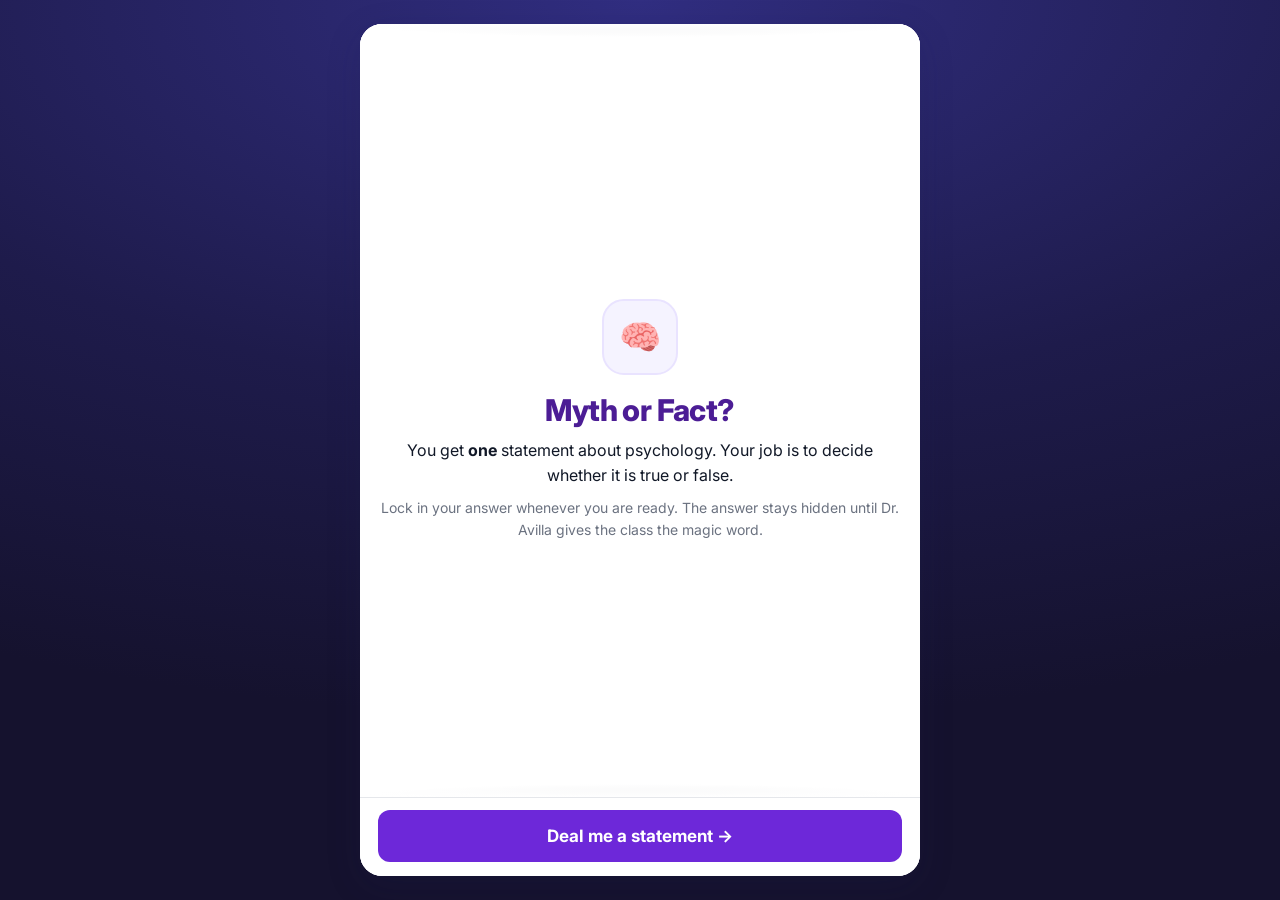
<file: mythorfact.html>
<!DOCTYPE html>
<html lang="en">
<head>
<meta charset="utf-8">
<meta name="viewport" content="width=device-width, initial-scale=1, viewport-fit=cover">
<meta name="theme-color" content="#1E1B4B">
<meta name="description" content="A one-statement true-or-false warm-up for PSYCH-C1000 at Modesto Junior College. Answer first; the answer unlocks when your instructor gives the magic word.">
<title>Myth or Fact? — PSYCH-C1000</title>

<link rel="icon" type="image/x-icon" href="syllabus-assets/img/favicon/favicon.ico">
<link rel="icon" type="image/png" sizes="32x32" href="syllabus-assets/img/favicon/favicon-32x32.png">
<link rel="icon" type="image/png" sizes="16x16" href="syllabus-assets/img/favicon/favicon-16x16.png">
<link rel="apple-touch-icon" sizes="180x180" href="syllabus-assets/img/favicon/apple-touch-icon.png">
<link rel="manifest" href="syllabus-assets/img/favicon/site.webmanifest">

<link rel="preconnect" href="https://fonts.googleapis.com">
<link rel="preconnect" href="https://fonts.gstatic.com" crossorigin>
<link href="https://fonts.googleapis.com/css2?family=Inter:wght@400;500;600;700;800&display=swap" rel="stylesheet">

<style>
/* ═══════════════════════════════════════════════════════════
   TOKENS  (matched to PSYCHC1000-syllabus.html / knowyourprof.html)
   ═══════════════════════════════════════════════════════════ */
:root {
  --purple:        #6D28D9;
  --purple-dark:   #5B21B6;
  --purple-darker: #4C1D95;
  --purple-light:  #F5F3FF;
  --orange:        #F37D26;
  --indigo:        #1E1B4B;
  --text:          #111827;
  --text-muted:    #6B7280;
  --border:        #E5E7EB;
  --border-strong: #8B93A0;   /* 3.1:1 on white — for interactive outlines */
  --bg:            #F9FAFB;
  --white:         #FFFFFF;
  --green:         #059669;
  --green-bg:      #ECFDF5;
  --green-border:  #A7F3D0;
  --green-ink:     #065F46;
  --red:           #DC2626;
  --red-bg:        #FEF2F2;
  --red-border:    #FECACA;
  --red-ink:       #991B1B;
  --radius:        14px;
  --shadow:        0 2px 8px rgba(17,24,39,.08);
  --shadow-lg:     0 10px 34px rgba(30,27,75,.18);
  --font:          'Inter', -apple-system, BlinkMacSystemFont, 'Segoe UI', Roboto, Helvetica, Arial, sans-serif;
}

*, *::before, *::after { box-sizing: border-box; margin: 0; padding: 0; }

html { -webkit-text-size-adjust: 100%; }

body {
  font-family: var(--font);
  font-size: 16px;
  line-height: 1.6;
  color: var(--text);
  background: var(--indigo);
  background-image:
    radial-gradient(120% 80% at 50% 0%, #312E81 0%, #1E1B4B 55%, #15122E 100%);
  min-height: 100vh;
  min-height: 100dvh;
  overscroll-behavior-y: none;
}

/* ═══════════════════════════════════════════════════════════
   APP SHELL — one screen fills the viewport, no page scroll
   ═══════════════════════════════════════════════════════════ */
.app {
  width: 100%;
  max-width: 560px;
  margin: 0 auto;
  height: 100vh;
  height: 100dvh;
  display: flex;
  flex-direction: column;
  background: var(--white);
  box-shadow: var(--shadow-lg);
  overflow: hidden;
}
/* Float the app as a card only when there is real height to spare — a phone
   held sideways should still use every pixel it has. */
@media (min-width: 600px) and (min-height: 640px) {
  body { display: flex; align-items: center; justify-content: center; padding: 24px 20px; }
  .app {
    height: min(860px, calc(100vh - 48px));
    height: min(860px, calc(100dvh - 48px));
    border-radius: 22px;
  }
}

/* ── TOP BAR ─────────────────────────────────────────────── */
.topbar {
  flex: none;
  padding: max(14px, env(safe-area-inset-top)) 18px 13px;
  background: var(--white);
  border-bottom: 1px solid var(--border);
}
.topbar[hidden] { display: none; }
.topbar-row {
  display: flex;
  align-items: baseline;
  justify-content: space-between;
  gap: 12px;
}
.eyebrow {
  font-size: 11px;
  font-weight: 700;
  letter-spacing: .09em;
  text-transform: uppercase;
  color: var(--purple);
}
.counter {
  font-size: 12px;
  font-weight: 600;
  color: var(--text-muted);
  font-variant-numeric: tabular-nums;
}

/* ── STAGE / SCREENS ─────────────────────────────────────── */
.stage { position: relative; flex: 1; min-height: 0; }
.screen {
  position: absolute;
  inset: 0;
  display: none;
  flex-direction: column;
  background: var(--white);
}
.screen.is-active { display: flex; animation: screen-fade .26s ease; }
@keyframes screen-fade {
  from { opacity: 0; }
  to   { opacity: 1; }
}
.screen.is-active .intro,
.screen.is-active .q-body,
.screen.is-active .r-body { animation: screen-rise .32s cubic-bezier(.22,.9,.32,1); }
@keyframes screen-rise {
  from { opacity: 0; transform: translateY(14px); }
  to   { opacity: 1; transform: none; }
}
.scroller {
  flex: 1;
  min-height: 0;
  overflow-y: auto;
  -webkit-overflow-scrolling: touch;
  overscroll-behavior-y: contain;
  padding: 22px 18px 10px;
  /* Shadows appear at the top/bottom edge only while there is more to scroll. */
  background-color: var(--white);
  background-image:
    linear-gradient(var(--white), rgba(255,255,255,0)),
    linear-gradient(rgba(255,255,255,0), var(--white)),
    radial-gradient(farthest-side at 50% 0,    rgba(17,24,39,.14), rgba(17,24,39,0)),
    radial-gradient(farthest-side at 50% 100%, rgba(17,24,39,.14), rgba(17,24,39,0));
  background-repeat: no-repeat;
  background-size: 100% 26px, 100% 26px, 100% 13px, 100% 13px;
  background-position: 0 0, 0 100%, 0 0, 0 100%;
  background-attachment: local, local, scroll, scroll;
}
/* Intro, question and hold screens read better optically centred on a tall phone. */
#screen-intro .scroller,
#screen-question .scroller,
#screen-hold .scroller { display: flex; flex-direction: column; }
.intro, .q-body { margin-block: auto; }
.actions {
  flex: none;
  padding: 12px 18px calc(14px + env(safe-area-inset-bottom));
  background: var(--white);
  border-top: 1px solid var(--border);
  display: flex;
  flex-direction: column;
  gap: 10px;
}

/* ── BUTTONS ─────────────────────────────────────────────── */
.btn {
  width: 100%;
  padding: 16px 18px;
  border: none;
  border-radius: 12px;
  font-family: var(--font);
  font-size: 17px;
  font-weight: 700;
  cursor: pointer;
  -webkit-tap-highlight-color: transparent;
  transition: background .15s ease, transform .1s ease, color .15s ease;
  touch-action: manipulation;
}
.btn:active:not(:disabled) { transform: scale(.985); }
.btn-primary { background: var(--purple); color: var(--white); }
.btn-primary:hover:not(:disabled)  { background: var(--purple-dark); }
.btn-primary:active:not(:disabled) { background: var(--purple-darker); }
.btn-primary:disabled { background: var(--border); color: #5F6875; cursor: not-allowed; }
:where(button, a, input, [tabindex]):focus-visible {
  outline: 3px solid var(--purple);
  outline-offset: 2px;
  border-radius: 12px;
}

/* ── INTRO SCREEN ────────────────────────────────────────── */
.intro { text-align: center; padding-top: 8px; }
.intro-badge {
  width: 76px;
  height: 76px;
  border-radius: 22px;
  margin: 0 auto 18px;
  display: grid;
  place-items: center;
  font-size: 34px;
  background: var(--purple-light);
  border: 2px solid #E9E3FF;
}
.intro h1 {
  font-size: 30px;
  line-height: 1.15;
  font-weight: 800;
  letter-spacing: -.02em;
  color: var(--purple-darker);
  margin-bottom: 10px;
}
.intro .lede { font-size: 16px; color: var(--text); margin-bottom: 8px; }
.intro .sub   { font-size: 14px; color: var(--text-muted); }
/* ── QUESTION SCREEN ─────────────────────────────────────── */
.q-kicker {
  font-size: 12px;
  font-weight: 700;
  letter-spacing: .08em;
  text-transform: uppercase;
  color: var(--text-muted);
  margin-bottom: 10px;
}
.q-statement {
  font-size: 22px;
  line-height: 1.35;
  font-weight: 700;
  letter-spacing: -.01em;
  color: var(--text);
  margin-bottom: 22px;
}
.q-statement:focus { outline: none; }
@media (max-width: 360px) { .q-statement { font-size: 20px; } }

.choices { display: grid; grid-template-columns: 1fr 1fr; gap: 12px; }
.choice {
  appearance: none;
  background: var(--white);
  border: 2px solid var(--border-strong);
  border-radius: var(--radius);
  padding: 20px 10px;
  font-family: var(--font);
  font-size: 17px;
  font-weight: 700;
  color: var(--text);
  cursor: pointer;
  -webkit-tap-highlight-color: transparent;
  touch-action: manipulation;
  display: flex;
  flex-direction: column;
  align-items: center;
  gap: 8px;
  transition: border-color .15s ease, background .15s ease, transform .1s ease;
}
.choice .mark {
  width: 26px;
  height: 26px;
  border-radius: 50%;
  border: 2px solid var(--border-strong);
  display: grid;
  place-items: center;
  font-size: 14px;
  line-height: 1;
  color: transparent;
  transition: border-color .15s ease, background .15s ease, color .15s ease;
}
.choice:hover  { border-color: #DDD6FE; background: var(--purple-light); }
.choice:active { transform: scale(.985); }
.choice[aria-checked="true"] {
  border-color: var(--purple);
  background: var(--purple-light);
  color: var(--purple-darker);
}
.choice[aria-checked="true"] .mark {
  background: var(--purple);
  border-color: var(--purple);
  color: var(--white);
}
.q-hint {
  font-size: 13px;
  color: var(--text-muted);
  text-align: center;
  margin-top: 16px;
}

/* ── HOLD SCREEN (the magic-word gate) ───────────────────── */
.locked-pill {
  display: inline-flex;
  align-items: center;
  gap: 8px;
  font-size: 13px;
  font-weight: 700;
  color: var(--purple-darker);
  background: var(--purple-light);
  border: 1px solid #E9E3FF;
  border-radius: 99px;
  padding: 8px 14px;
  margin-bottom: 16px;
}
.locked-pill .dot {
  width: 8px;
  height: 8px;
  border-radius: 50%;
  background: var(--purple);
}
.hold-stmt {
  font-size: 16.5px;
  line-height: 1.45;
  font-weight: 600;
  color: var(--text);
  padding-left: 14px;
  border-left: 4px solid var(--purple);
  margin-bottom: 26px;
}
.hold-stmt:focus { outline: none; }
.magic-label {
  display: block;
  font-size: 12px;
  font-weight: 700;
  letter-spacing: .08em;
  text-transform: uppercase;
  color: var(--text-muted);
  margin-bottom: 9px;
}
.magic-input {
  width: 100%;
  padding: 16px 16px;
  font-family: var(--font);
  font-size: 19px;
  font-weight: 700;
  color: var(--text);
  text-align: center;
  background: var(--bg);
  border: 2px solid var(--border-strong);
  border-radius: var(--radius);
  transition: border-color .15s ease, background .15s ease;
}
.magic-input::placeholder { font-weight: 500; color: #9AA1AC; letter-spacing: .04em; }
.magic-input:focus { outline: none; border-color: var(--purple); background: var(--white); }
.magic-input:focus-visible { outline: 3px solid var(--purple); outline-offset: 2px; }
.magic-input.is-wrong { border-color: var(--red); background: var(--red-bg); animation: shake .4s ease; }
@keyframes shake {
  10%, 90% { transform: translateX(-2px); }
  20%, 80% { transform: translateX(4px); }
  30%, 50%, 70% { transform: translateX(-6px); }
  40%, 60% { transform: translateX(6px); }
}
.magic-help {
  font-size: 13px;
  line-height: 1.5;
  color: var(--text-muted);
  margin-top: 11px;
}
.magic-error {
  font-size: 13.5px;
  font-weight: 600;
  color: var(--red-ink);
  background: var(--red-bg);
  border: 1px solid var(--red-border);
  border-radius: 10px;
  padding: 9px 12px;
  margin-top: 11px;
}
.magic-error[hidden] { display: none; }

/* ── REVEAL SCREEN ───────────────────────────────────────── */
.verdict {
  display: flex;
  align-items: center;
  gap: 12px;
  padding: 14px 16px;
  border-radius: var(--radius);
  border: 2px solid;
  margin-bottom: 18px;
}
.verdict:focus { outline: none; }
.verdict .icon {
  flex: none;
  width: 34px;
  height: 34px;
  border-radius: 50%;
  display: grid;
  place-items: center;
  font-size: 17px;
  color: var(--white);
  font-weight: 700;
}
.verdict .headline { font-size: 17px; font-weight: 800; line-height: 1.25; }
.verdict .sideline { font-size: 13px; font-weight: 500; opacity: .85; }
.verdict.right { background: var(--green-bg); border-color: var(--green-border); color: var(--green-ink); }
.verdict.right .icon { background: var(--green); }
.verdict.wrong { background: var(--red-bg); border-color: var(--red-border); color: var(--red-ink); }
.verdict.wrong .icon { background: var(--red); }

.r-statement {
  font-size: 17px;
  font-weight: 700;
  line-height: 1.4;
  color: var(--text);
  padding-left: 14px;
  border-left: 4px solid var(--purple);
  margin-bottom: 14px;
}
.answer-pill {
  display: inline-flex;
  align-items: center;
  gap: 7px;
  font-size: 12px;
  font-weight: 800;
  letter-spacing: .07em;
  text-transform: uppercase;
  color: var(--white);
  background: var(--indigo);
  border-radius: 99px;
  padding: 6px 13px;
  margin-bottom: 14px;
}
.r-label {
  font-size: 11px;
  font-weight: 700;
  letter-spacing: .09em;
  text-transform: uppercase;
  color: var(--text-muted);
  margin-bottom: 6px;
}
.r-text { font-size: 15.5px; line-height: 1.65; color: #374151; }

/* ── MOTION PREFERENCES ──────────────────────────────────── */
@media (prefers-reduced-motion: reduce) {
  *, *::before, *::after {
    animation-duration: .001ms !important;
    animation-iteration-count: 1 !important;
    transition-duration: .001ms !important;
    scroll-behavior: auto !important;
  }
}

/* visually hidden but available to screen readers */
.sr-only {
  position: absolute;
  width: 1px; height: 1px;
  padding: 0; margin: -1px;
  overflow: hidden;
  clip: rect(0 0 0 0);
  white-space: nowrap;
  border: 0;
}
</style>
</head>
<body>

<div class="app">

  <!-- ── TOP BAR ─────────────────────────────────────────── -->
  <header class="topbar" id="topbar" hidden>
    <div class="topbar-row">
      <span class="eyebrow">Myth or Fact?</span>
      <span class="counter" id="counter"></span>
    </div>
  </header>

  <!-- ── STAGE ───────────────────────────────────────────── -->
  <main class="stage">

    <!-- INTRO -->
    <section class="screen is-active" id="screen-intro" aria-labelledby="introTitle">
      <div class="scroller">
        <div class="intro">
          <div class="intro-badge" aria-hidden="true">🧠</div>
          <h1 id="introTitle" tabindex="-1">Myth or Fact?</h1>
          <p class="lede">You get <strong>one</strong> statement about psychology. Your job is to decide whether it is true or false.</p>
          <p class="sub">Lock in your answer whenever you are ready. The answer stays hidden until Dr. Avilla gives the class the magic word.</p>
        </div>
      </div>
      <div class="actions">
        <button class="btn btn-primary" id="btnStart" type="button">Deal me a statement →</button>
      </div>
    </section>

    <!-- QUESTION -->
    <section class="screen" id="screen-question" aria-labelledby="qStatement">
      <div class="scroller">
        <div class="q-body">
        <p class="q-kicker" id="qKicker"></p>
        <h2 class="q-statement" id="qStatement" tabindex="-1"></h2>
        <div class="choices" role="radiogroup" aria-labelledby="qStatement" id="choices">
          <button class="choice" type="button" role="radio" aria-checked="false" data-value="true" id="choiceTrue">
            <span class="mark" aria-hidden="true">✓</span>
            <span>True</span>
          </button>
          <button class="choice" type="button" role="radio" aria-checked="false" data-value="false" id="choiceFalse">
            <span class="mark" aria-hidden="true">✓</span>
            <span>False</span>
          </button>
        </div>
        <p class="q-hint">Pick one, then tap Lock it in. You cannot change it afterward.</p>
        </div>
      </div>
      <div class="actions">
        <button class="btn btn-primary" id="btnSubmit" type="button" disabled>Lock it in</button>
      </div>
    </section>

    <!-- HOLD — answer submitted, waiting on the magic word -->
    <section class="screen" id="screen-hold" aria-labelledby="holdTitle">
      <div class="scroller">
        <div class="q-body">
          <p class="locked-pill" id="holdTitle" tabindex="-1">
            <span class="dot" aria-hidden="true"></span>
            <span>Locked in: you said <strong id="holdChoice"></strong></span>
          </p>
          <p class="hold-stmt" id="holdStatement"></p>
          <label class="magic-label" for="magicInput">Magic word</label>
          <input class="magic-input" id="magicInput" type="text" inputmode="text"
                 autocomplete="off" autocapitalize="none" autocorrect="off"
                 spellcheck="false" enterkeyhint="go" placeholder="type it here"
                 aria-describedby="magicHelp">
          <p class="magic-error" id="magicError" role="alert" hidden></p>
          <p class="magic-help" id="magicHelp">Dr. Avilla will give the word when the whole class has answered. Capital letters and quotation marks are both fine.</p>
        </div>
      </div>
      <div class="actions">
        <button class="btn btn-primary" id="btnReveal" type="button">Unlock the answer</button>
      </div>
    </section>

    <!-- REVEAL -->
    <section class="screen" id="screen-reveal" aria-labelledby="verdictHeadline">
      <div class="scroller">
        <div class="r-body">
        <div class="verdict" id="verdict" tabindex="-1">
          <span class="icon" id="verdictIcon" aria-hidden="true"></span>
          <span>
            <span class="headline" id="verdictHeadline"></span><br>
            <span class="sideline" id="verdictSideline"></span>
          </span>
        </div>
        <p class="r-statement" id="rStatement"></p>
        <p class="answer-pill" id="answerPill"></p>
        <p class="r-label">Here's the thing</p>
        <p class="r-text" id="rText"></p>
        </div>
      </div>
      <div class="actions">
        <button class="btn btn-primary" id="btnAgain" type="button">Deal me another →</button>
      </div>
    </section>

  </main>
</div>

<p class="sr-only" id="liveRegion" role="status" aria-live="polite"></p>

<script>
'use strict';

/* ═══════════════════════════════════════════════════════════
   DATA
   Two decks, drawn from Dr. Avilla's own course documents:
     TRUE_DECK  — "80 Psychology Facts That Surprise Most People"
     FALSE_DECK — "Psychology Myths: Instructor Answer Key"
   Every item is { t: topic, s: statement, e: explanation }.
   To add or edit a statement, just edit the deck it belongs in —
   nothing else in the page needs to change.
   ═══════════════════════════════════════════════════════════ */
const TRUE_DECK = [
  { t: "Brain & body",
    s: "Each of your eyes has a spot where no light can be detected at all, and you have never noticed the hole because your brain invents whatever it thinks belongs there.",
    e: "The gap sits where the nerve exits the back of the eyeball, so nothing from that patch of the world ever reaches you. The brain fills it in so seamlessly that almost nobody discovers the hole on their own." },
  { t: "Brain & body",
    s: "You only see sharp, full-color detail in an area about the size of your thumbnail held at arm's length, and everything outside it is blurry and drained of color.",
    e: "Your brain moves your eyes constantly and stitches the samples together into an illusion of a rich, detailed world. The vivid scene you think you are looking at is mostly a reconstruction." },
  { t: "Brain & body",
    s: "Your brain shuts vision off every time your eyes move, which is why you can never catch your own eyes moving in a mirror.",
    e: "Look at your left eye in a mirror, then your right. You will never once see the movement, even though anyone standing next to you can watch it happen. The brain discards the blur of the jump and closes the gap behind it." },
  { t: "Brain & body",
    s: "A person can be made to feel that a rubber hand is their own body part in about a minute, using nothing but a paintbrush.",
    e: "Hide someone's real hand, place a fake one in front of them, and stroke both at the same time. Within about a minute most people flinch when the fake hand is threatened. Which parts of the world count as your body turns out to be a running guess rather than a fixed fact." },
  { t: "Brain & body",
    s: "Some people who are completely blind can still avoid obstacles in a hallway while sincerely insisting they cannot see a thing.",
    e: "When blindness comes from damage to the brain rather than the eyes, people can sometimes navigate around objects or guess an object's location at far better than chance. Seeing and knowing that you see turn out to be separable." },
  { t: "Memory",
    s: "Every time you pull up a memory you rebuild it, and the rebuilt version quietly absorbs details you only heard later.",
    e: "Remembering is not replaying a recording. The rebuild takes in things you imagined, were told afterward, or saw in a photograph, and the stored version genuinely changes. This is why witnesses who compare notes end up with accounts that are more similar to each other and less accurate." },
  { t: "Memory",
    s: "After a few suggestive conversations, roughly a quarter of research participants will describe a childhood event that never happened to them.",
    e: "Being lost in a shopping mall, spilling punch at a wedding — participants not only accept the planted event but often add vivid details of their own. From the inside it does not feel any different from a real memory." },
  { t: "Memory",
    s: "The memories you feel most certain about are not the most accurate ones, which is why a witness who is sure is not necessarily a witness who is right.",
    e: "People asked to recall the morning of September 11 gave accounts that changed substantially over the following years, while their confidence in those accounts stayed nearly perfect the whole time. Confidence and accuracy are separate things." },
  { t: "Memory",
    s: "Almost nobody has genuine memories from before about age three, even though toddlers clearly form and use memories at the time.",
    e: "Those early memories become unreachable later. Whatever you think you remember from age two is probably assembled from family stories and photographs, which is its own small demonstration of how reconstruction works." },
  { t: "Memory",
    s: "Mistaken eyewitnesses are the single largest contributing factor in wrongful convictions later overturned by DNA evidence, which makes a confident witness both the most persuasive thing a jury can see and one of the least reliable.",
    e: "The problem is not that witnesses lie. It is that memory does not work the way courtrooms assume it does, so a witness can be honest, certain, and wrong all at once." },
  { t: "Memory",
    s: "Studying and then sleeping leaves you remembering more than studying and staying awake for the same number of hours.",
    e: "Sleep is when the brain files what you learned that day. The all-nighter costs you the very thing you stayed up for." },
  { t: "Memory",
    s: "During an alcohol blackout the brain stops writing new memories at all, which is why no amount of reminding brings the night back.",
    e: "A blackout is not forgetting. Nothing was ever stored, so there is nothing to retrieve — the difference between a file you cannot find and a file that was never written." },
  { t: "Thinking & judgment",
    s: "A number that everyone can see is absurd will still drag people's estimates toward it, and knowing the number is meaningless does not protect you from the pull.",
    e: "People asked whether Gandhi died before or after age 140 guess a much older age of death than people asked whether he died before or after age 9. Everyone knows both anchors are ridiculous. It works anyway." },
  { t: "Thinking & judgment",
    s: "Losing twenty dollars stings about twice as much as finding twenty dollars feels good, which is a large part of why people hold on to things that are not working out.",
    e: "Losses register roughly twice as strongly as gains of the same size. The pattern shows up in investments, in jobs, and in relationships that both people have already decided are over." },
  { t: "Thinking & judgment",
    s: "Doctors choose differently between two identical surgeries depending on which way the odds are worded, even though both descriptions carry exactly the same information.",
    e: "A surgery described as having a 90 percent survival rate is chosen far more often than the identical surgery described as having a 10 percent death rate. The wording moves the decision even for people who make these decisions professionally." },
  { t: "Thinking & judgment",
    s: "People sit through a movie they are not enjoying largely because they already paid for the ticket, even though the money is gone either way.",
    e: "A bad movie feels much harder to walk out of when you bought the ticket than when someone gave it to you. The money already spent should be irrelevant to the decision, and it almost never is." },
  { t: "Thinking & judgment",
    s: "Shoppers will confidently explain a choice using a reason that had nothing to do with why they chose it.",
    e: "In one study shoppers overwhelmingly picked the item on the right side of a display, then explained the choice by describing its superior quality. Every item was identical. The explanation gets generated after the fact, and it feels exactly like knowing why." },
  { t: "Thinking & judgment",
    s: "More than 90 percent of drivers rate themselves as better than average, and the same pattern shows up for honesty, intelligence, and getting along with others.",
    e: "That is mathematically impossible, and yet almost everyone in the room is above average by their own account." },
  { t: "Thinking & judgment",
    s: "People are confident they understand how a zipper works right up until the moment they are asked to explain it.",
    e: "Ask people to rate how well they understand a zipper, a toilet, or a bicycle, then ask them to explain the mechanism step by step. Their confidence collapses partway through. We routinely mistake being familiar with a thing for understanding it." },
  { t: "Thinking & judgment",
    s: "Your mind is somewhere other than what you are doing for about half of your waking life, and people report being less happy while it wanders.",
    e: "The dip holds even when the wandering thoughts are pleasant ones. Where your attention is turns out to matter for your mood about as much as what you are actually doing." },
  { t: "Learning & studying",
    s: "Students learn just as much whether or not the teaching matches their preferred learning style, a result that has held up across dozens of experiments.",
    e: "The visual, auditory, and hands-on framework is one of the most popular beliefs in education and one of the least supported. People do have preferences. Those preferences just do not predict what works for them." },
  { t: "Learning & studying",
    s: "Highlighting and rereading are among the least effective study methods ever tested, and they are also the two most popular.",
    e: "They produce a strong feeling of familiarity that students mistake for knowing the material, which is why students so often walk out of an exam surprised by how it went." },
  { t: "Learning & studying",
    s: "Closing the book and quizzing yourself builds far more durable memory than reviewing the answer again, even though it feels worse while you are doing it.",
    e: "Retrieval is not just a way of checking what you know. It is what builds the memory, and it is not close. The catch is that the method that works feels less productive than the one that does not." },
  { t: "Learning & studying",
    s: "The same total hours of study spread across several days produce dramatically more retention than those hours crammed into one.",
    e: "Nothing changes except the spacing. Same material, same person, same number of hours, and a large difference in what survives to the exam." },
  { t: "Learning & studying",
    s: "If studying feels easy, you are probably not learning much, because the material that flows smoothly during review is often the material that vanishes on the exam.",
    e: "Effortful, slightly frustrating practice is what sticks, which makes how it feels a poor guide to how it is going." },
  { t: "Learning & studying",
    s: "Mixing up problem types while practicing works better than doing twenty of the same kind in a row, even though students rate the mixed practice as less effective.",
    e: "They enjoy it less and consistently learn more from it. Doing the same type over and over feels like mastery because the next problem is always the same problem." },
  { t: "Development & aging",
    s: "Newborns already recognize their mother's voice and the rhythm of the language they heard in the womb, and will work to hear a story that was read aloud before they were born.",
    e: "Babies whose mothers read the same story during the final weeks of pregnancy will suck harder on a pacifier to hear that story rather than a new one. Learning starts before the birthday does." },
  { t: "Development & aging",
    s: "A six-month-old can hear the difference between speech sounds from every language on earth, and has lost that ability by their first birthday.",
    e: "Infants keep the distinctions their own language uses and drop the rest, which is part of why adult accents are so hard to shed. It is development working by subtraction." },
  { t: "Development & aging",
    s: "What a pregnant woman eats shapes what her baby later likes to eat, because flavors pass into the amniotic fluid and later into breast milk.",
    e: "Infants whose mothers drank carrot juice during pregnancy later preferred carrot-flavored cereal." },
  { t: "Development & aging",
    s: "Three-year-olds assume that everyone else already knows whatever they know, and will not grasp that another person can hold a false belief until around age four or five.",
    e: "Show a child where a toy is hidden and ask where someone who was out of the room will look for it, and the three-year-old points to the real location." },
  { t: "Development & aging",
    s: "Offered a soft cloth mother that gave no food and a wire mother that dispensed milk, infant monkeys clung to the cloth one.",
    e: "They visited the wire mother only to eat, then went straight back to the cloth. Affection turned out not to be a byproduct of feeding, which overturned the prevailing view of why infants bond at all." },
  { t: "Development & aging",
    s: "How much adults talk with a toddler predicts that child's vocabulary and later school performance, and what counts is conversation directed at the child rather than words overheard.",
    e: "Television and nearby adult conversation do not substitute for the back-and-forth. Being talked with, rather than talked near." },
  { t: "Personality",
    s: "Oldest, middle, and youngest children are statistically indistinguishable from one another on every major personality trait, in studies of hundreds of thousands of people.",
    e: "There is no reliable difference in how outgoing, responsible, or emotionally steady they turn out to be. The pattern feels true because families narrate themselves that way and then read each other's behavior to fit." },
  { t: "Development & aging",
    s: "Teenagers take about twice as many risks when their friends are watching, an effect that shows up in driving simulators and does not appear in adults at all.",
    e: "Adolescents on their own drive about as cautiously as adults. Add two peers in the room and the risk-taking doubles. Who is present changes the behavior more than what the teenager knows about the risk." },
  { t: "Development & aging",
    s: "Puberty shifts the internal body clock genuinely later, so a teenager told to fall asleep at 10 p.m. is being asked to sleep at what their body reads as late afternoon.",
    e: "Adolescents sleeping in are not being lazy. Later school start times measurably improve their grades, their mood, and their crash rates." },
  { t: "Development & aging",
    s: "The brain keeps rewiring into the mid-twenties, and the regions handling planning and impulse control are the last to finish.",
    e: "The parts that weigh consequences and hold back a response come fully online well after the rest, which puts \"the brain is finished at eighteen\" off by most of a decade." },
  { t: "Development & aging",
    s: "Different mental abilities peak at wildly different ages, running from the late teens for raw processing speed to the seventies for vocabulary.",
    e: "Short-term memory peaks around 25, and the ability to read emotion in faces in the 40s and 50s. There is no single age at which you are at your best." },
  { t: "Development & aging",
    s: "Average happiness bottoms out somewhere around the late 40s and climbs again afterward, with people in their 70s often reporting more contentment than people in their 20s.",
    e: "The same curve shows up across dozens of countries. The midlife dip is real, and so is the recovery on the other side." },
  { t: "Development & aging",
    s: "As people get older they pay attention to and remember the positive more than the negative, a shift that appears to follow from sensing that time is limited.",
    e: "It does not come from any decline in memory. Older adults are not remembering worse. They are remembering differently." },
  { t: "Personality",
    s: "People generally become more responsible, more even-tempered, and somewhat kinder from their twenties through midlife, and traits measured in childhood predict adult traits only weakly.",
    e: "Personality keeps changing across the whole lifespan, and in fairly predictable directions. \"People never change\" turns out to be false in a measurable way." },
  { t: "Personality",
    s: "Roughly 40 to 50 percent of the differences between people's personalities trace to genetics, a figure that comes largely from twins raised in separate homes.",
    e: "Identical twins raised apart end up strikingly similar, and adopted siblings raised in the same home end up barely more alike than strangers. Note the careful wording: this is about the differences between people, not about how much of any one person is genetic." },
  { t: "Personality",
    s: "Hand an entire class the identical personality profile and each student will rate it as an unusually accurate description of themselves.",
    e: "Average ratings land above 4 out of 5 for a horoscope-style profile handed to everyone in the room. Vague descriptions feel personal because the reader quietly supplies the specifics." },
  { t: "Personality",
    s: "Personality quizzes that sort you into a type give about half of people a different type when they retake the quiz a few weeks later.",
    e: "The categories cut continuous traits down the middle, which is exactly where most people sit. A small wobble on the day moves you across the line and into a different type." },
  { t: "Personality",
    s: "Being organized and dependable predicts how long you will live, by about as much as some well-known medical risk factors.",
    e: "Reliable people take fewer risks, follow through on treatment, and build steadier lives around themselves. A personality trait ends up doing the work of a health behavior." },
  { t: "Personality",
    s: "Self-control measured in early childhood predicts adult health, income, and criminal record decades later, in a study that followed a thousand people from birth to age 32.",
    e: "The measure taken in childhood was still doing predictive work at the far end of it." },
  { t: "People & society",
    s: "About a third of the time, people will give an obviously wrong answer to an easy question because everyone else in the room gave it first.",
    e: "Asked which of three lines matches a target, people working alone get it right nearly every time. Surround one person with confederates who confidently give the same wrong answer and roughly a third of responses go along with the group." },
  { t: "People & society",
    s: "Roughly two-thirds of ordinary people kept delivering what they believed were increasingly painful electric shocks to a stranger, because a researcher told them to continue.",
    e: "No threats, no punishment, and nothing personal at stake. A calm man in a lab coat saying that the experiment required them to continue was enough for most participants." },
  { t: "People & society",
    s: "People are about twice as willing to help a stranger as we expect them to be, which makes asking for help far less risky than it feels.",
    e: "Participants asked to guess how many strangers would lend a phone or fill out a questionnaire underestimated by roughly half." },
  { t: "People & society",
    s: "After you talk with someone new, they almost certainly liked you more than you think they did, and the gap does not close for months afterward.",
    e: "People consistently underestimate how much a conversation partner enjoyed the exchange. The conversation went better than you think it did." },
  { t: "People & society",
    s: "Commuters told to strike up a conversation with a stranger reported a more pleasant trip than those told to sit in silence.",
    e: "Almost everyone predicts the opposite before it happens, which is a good part of why the train stays quiet." },
  { t: "People & society",
    s: "Giving money away makes people happier than spending it on themselves, even in small amounts and even when they were assigned at random to do it.",
    e: "The random assignment is what matters, because it rules out the possibility that happier people simply give more in the first place. The result holds across countries at very different income levels." },
  { t: "People & society",
    s: "Happiness keeps climbing with income well past the point where it was supposed to level off, and the famous plateau turned out to be an artifact of how the surveys were scored.",
    e: "The widely repeated claim that well-being stops improving above a certain salary does not survive a closer look at the data. For most people the line keeps going up." },
  { t: "People & society",
    s: "Good-looking people are assumed to be smarter, kinder, and more competent, and the assumption shows up in hiring decisions and courtroom sentences.",
    e: "It also shows up in how much teachers expect from a child. None of it is something the people making the judgments are aware of doing." },
  { t: "People & society",
    s: "Identical resumes get different callback rates depending on nothing but the name at the top, in field experiments that mailed out thousands of applications.",
    e: "Callback rates differed sharply by the name's apparent race, from employers who would have described themselves as fair." },
  { t: "Love & relationships",
    s: "People are most strongly drawn to partners who resemble them in attitudes, values, and background, and similarity predicts satisfaction as well as initial attraction.",
    e: "What matters most is not actually being alike, but believing that you are." },
  { t: "Love & relationships",
    s: "Seating charts and dorm assignments shape who people fall in love with more than anyone likes to admit.",
    e: "Sheer proximity and repeated exposure do a great deal of the work, partly because we come to like almost anything we encounter often enough." },
  { t: "Love & relationships",
    s: "People who meet someone right after exercising rate that person as more attractive than people who meet the same person in calm conditions.",
    e: "The same thing happens when the meeting takes place on a frightening bridge. The body's arousal gets attributed to the person standing there rather than to the stairs or the drop." },
  { t: "Love & relationships",
    s: "Two strangers who work through a set of increasingly personal questions end up feeling closer than strangers who make small talk.",
    e: "Thirty-six questions, ending with four minutes of silent eye contact, reliably manufacture closeness. At least one pair from the original research later married." },
  { t: "Love & relationships",
    s: "Couples assigned to do something new and slightly challenging together end up more satisfied than couples assigned to do something pleasant and familiar.",
    e: "The activity everyone already enjoys is the safer choice and the weaker one. The novelty appears to get read as something the relationship is providing." },
  { t: "Love & relationships",
    s: "How your partner responds to your good news predicts the health of the relationship better than how they respond to your bad news.",
    e: "Enthusiastic, curious responses to a promotion or an achievement forecast satisfaction and stability. A distracted \"that's nice\" does real damage." },
  { t: "Love & relationships",
    s: "Holding a partner's hand measurably reduces how painful people rate an electric shock, and the effect is strongest in the happiest marriages.",
    e: "It also lowers how much the threat registers in the brain. A stranger's hand does not work nearly as well." },
  { t: "Love & relationships",
    s: "Couples who express care in many different ways do better than couples who match one preferred love language.",
    e: "There is no good evidence that people have one primary channel for receiving affection, or that matching a partner's stated language predicts a better relationship. The popular advice points close to the opposite of the finding." },
  { t: "Love & relationships",
    s: "Marital satisfaction usually drops after the first child arrives, most sharply for mothers of infants, even as parents report more meaning in their lives.",
    e: "Meaning goes up while moment-to-moment enjoyment goes down, which is why the finding surprises people who ask parents whether it was worth it." },
  { t: "Love & relationships",
    s: "Hitting a punching bag or ranting about the person who wronged you reliably makes people more aggressive afterward, not less.",
    e: "Venting does not get anger out of your system. Rehearsing the grievance keeps the arousal going and practices the response. It is one of psychology's most durable wrong ideas." },
  { t: "Sleep & stress",
    s: "After two weeks of six hours of sleep a night, people perform as badly as if they had pulled an all-nighter, and rate themselves as only slightly tired.",
    e: "You lose the ability to notice how impaired you are at roughly the same rate you lose the ability to think, which is what makes chronic short sleep so hard to catch in yourself." },
  { t: "Sleep & stress",
    s: "A single bad night of sleep raises next-day anxiety by around 30 percent, which means some of what feels like a personality trait is a sleep debt.",
    e: "The effect is large enough to change how a person would describe themselves, not just how they feel that afternoon." },
  { t: "Brain & body",
    s: "A year of regular walking physically enlarged a memory structure in the brains of older adults, a region that normally shrinks with age.",
    e: "In the walking group it grew instead, and memory performance improved along with it." },
  { t: "Brain & body",
    s: "Learning to juggle visibly changes the structure of an adult brain within a few months, and the changes fade when people stop practicing.",
    e: "The adult brain remodels itself around whatever you repeatedly do, and un-remodels when you stop doing it." },
  { t: "Sleep & stress",
    s: "Writing about a stressful experience for fifteen minutes on a few separate days improves physical health months later, including fewer visits to the doctor.",
    e: "Nobody has to read what you wrote, which rules out most of the obvious social explanations." },
  { t: "Mental health",
    s: "The five stages of grief came from interviews with people who were dying, not people who were grieving, and were never tested as a sequence.",
    e: "Research following bereaved people over time finds no orderly progression through them. Acceptance is usually the most common response from the very beginning." },
  { t: "Mental health",
    s: "After terrible events, the most common outcome by a wide margin is real distress that gradually resolves on its own.",
    e: "Across bereavement, disasters, and combat, lasting breakdown is the minority path and delayed collapse is rarer still. Resilience is the ordinary human response, not an unusual strength." },
  { t: "Mental health",
    s: "Talk therapy works about as well as medication for mild to moderate depression, and people who finish a course of therapy relapse less often afterward.",
    e: "The comparison there is against people who stop taking their medication, which is the more common real-world path." },
  { t: "Mental health",
    s: "A pill can still work when you are told outright, before you take it, that it is a sugar pill with no active ingredient in it.",
    e: "Patients given placebos and explicitly informed of exactly that have shown real symptom relief for chronic pain, irritable bowel syndrome, and fatigue. Deception turns out not to be the necessary ingredient." },
  { t: "Mental health",
    s: "Asking someone directly whether they are thinking about suicide tends to reduce their distress, rather than planting the idea in someone who was not already considering it.",
    e: "Reviews of studies with at-risk people find no increase in suicidal thinking from being asked, and frequently a reduction. The question people are most afraid to ask is the safe one." },
  { t: "Mental health",
    s: "Half of all mental health conditions a person will ever have begin by age 14, and three quarters by age 24.",
    e: "Which is why so much of the burden falls on exactly the age group sitting in a college classroom." },
  { t: "Work & motivation",
    s: "Telling someone to do their best produces worse performance than giving them a specific, difficult target, across hundreds of studies and many kinds of tasks.",
    e: "This is one of the most consistently replicated findings in the study of work. \"Do your best\" sets no bar, so anything at all counts as clearing it." },
  { t: "Work & motivation",
    s: "More than a third of attempts to give someone feedback make their performance worse, particularly when the feedback is aimed at the person rather than at the task.",
    e: "That kind of feedback tends to redirect attention toward defending the self and away from the work itself." },
  { t: "Work & motivation",
    s: "Paying people to do something they already enjoy makes them do less of it once the payment stops, even though the activity itself has not changed.",
    e: "Rewards work well for tasks nobody wants to do, and can quietly undermine the ones people were doing for their own reasons." },
  { t: "Work & motivation",
    s: "The casual, unstructured job interview is a poor predictor of who will actually do the job well, and managers trust it more than the method that works better.",
    e: "Asking every candidate the same planned questions and scoring the answers against set criteria predicts performance substantially better." },
  { t: "Work & motivation",
    s: "When two companies tore down their office walls, face-to-face conversation dropped by roughly 70 percent while electronic messaging rose to fill the gap.",
    e: "People responded to the loss of privacy by putting on headphones and moving the conversation somewhere it could not be overheard." }
];

const FALSE_DECK = [
  { t: "Brain & body",
    s: "Most people use only about 10 percent of their brain at any given time, which is why techniques that tap into the unused portion can produce sudden jumps in memory and concentration.",
    e: "Brain imaging shows activity distributed throughout the entire organ, and damage to any region produces deficits. There is no dormant reserve waiting to be unlocked. The myth may have grown out of early estimates that only a small fraction of brain cells are neurons, the rest being support cells." },
  { t: "Brain & body",
    s: "People are either left-brained or right-brained, with the logical, analytical types on one side and the creative, intuitive types on the other. Knowing which you are helps explain why some subjects come easily and others never click.",
    e: "Specific functions such as language production do favor one hemisphere in most people. But brain imaging of over a thousand individuals found no evidence that anyone has a globally stronger left or right side, and no such pattern predicts personality or aptitude." },
  { t: "Brain & body",
    s: "Underneath the modern human brain sits a much older reptilian brain inherited from our distant ancestors, which handles aggression, territory, and survival impulses. When people say something is a gut reaction, that older layer is what is taking over.",
    e: "Vertebrate brains evolved by elaborating structures that already existed, not by stacking new layers on preserved old ones. Reptiles and birds have their own versions of the structures once labeled uniquely mammalian. The three-layer model was popularized in the 1960s and abandoned by comparative neuroanatomists decades ago." },
  { t: "Learning & studying",
    s: "Playing classical music to infants raises their intelligence, an effect strong enough that some states have distributed classical CDs to new parents.",
    e: "The original finding was a brief improvement on one spatial reasoning task in college students, and it faded within about fifteen minutes. It was driven by mood and alertness, works equally well with anything a listener enjoys, and never involved infants at all." },
  { t: "Learning & studying",
    s: "Brain training apps produce measurable gains in general intelligence when used consistently for several weeks, with the largest benefits for memory and attention in older adults.",
    e: "People reliably improve at the training games themselves. Evidence that those gains transfer to everyday thinking, work performance, or dementia risk is very weak, and a consensus statement signed by dozens of researchers in the field said as much." },
  { t: "Thinking & judgment",
    s: "Subliminal messages flashed too briefly to be consciously seen can influence what people buy, a finding first demonstrated when a movie theater spliced single frames reading \"Drink Cola\" into a film and concession sales rose.",
    e: "The theater demonstration was invented by a marketing consultant who later admitted he fabricated the results. Briefly presented words can nudge behavior slightly in tightly controlled lab conditions, but nothing resembling the commercial claim has ever been shown, and subliminal self-help products do nothing beyond what buyers expect." },
  { t: "Learning & studying",
    s: "You can learn new material while asleep by playing recordings overnight, which is why language programs sell sleep tracks as a way to absorb vocabulary without effort.",
    e: "Sleeping brains can form simple associations, such as linking a tone to an odor. No study has shown people acquiring vocabulary or facts from audio played while unconscious. What sleep does for learning is consolidate material you studied while awake." },
  { t: "Memory",
    s: "Memory works like a recording. The details are all in there somewhere, and the challenge is retrieving them rather than preserving them.",
    e: "Memory is rebuilt each time it is used, and the rebuild absorbs later information, suggestion, and imagination. The stored version genuinely changes. This is why witnesses who discuss an event with each other end up with more similar and less accurate accounts." },
  { t: "Memory",
    s: "Hypnosis allows people to retrieve memories in accurate detail that they cannot reach in an ordinary waking state, which is why it has been used to help witnesses recall details of a crime.",
    e: "Hypnosis reliably increases how confident people feel about what they recall without increasing how accurate it is, and it makes people more receptive to suggestion. Many courts restrict or exclude hypnotically refreshed testimony for exactly this reason." },
  { t: "Memory",
    s: "Traumatic experiences are often pushed out of awareness entirely and can resurface years later in therapy, which explains cases of adults recovering childhood memories they had no access to before.",
    e: "The characteristic problem with traumatic memory is intrusion, not absence. Survivors typically cannot stop remembering. The techniques used to recover supposedly buried memories are the same suggestive methods shown to create detailed memories of events that never happened." },
  { t: "Memory",
    s: "A small number of people have photographic memories and can hold a page or a scene in mind with perfect detail.",
    e: "Despite a century of searching, no verified case has been documented in an adult. Memory champions who recite thousands of digits use trained strategies for converting information into vivid images placed in familiar locations, and their memory for everyday material is ordinary." },
  { t: "People & society",
    s: "Polygraph tests detect deception with better than 90 percent accuracy, which is why they remain standard in security screening.",
    e: "The polygraph measures arousal, not lying. A National Research Council review concluded that accuracy in realistic conditions falls well short of that figure and that the test is particularly poor for screening, where innocent nervous people are routinely flagged. Polygraph results are inadmissible in most courts." },
  { t: "Memory",
    s: "Amnesia typically means losing your identity and your past while retaining the ability to function normally in the present.",
    e: "The common pattern is the reverse. People keep their identity and past and lose the ability to form new memories going forward. The version in films is rare enough that individual cases become famous in the research literature." },
  { t: "Development & aging",
    s: "Memory begins a steady decline after about age 30, which is why learning new things becomes progressively harder throughout adulthood.",
    e: "Different abilities follow different curves. Raw processing speed peaks around 18 or 19 and short-term memory around 25, but the ability to read emotion in faces peaks in the 40s and 50s, and vocabulary and accumulated knowledge often do not peak until the late 60s or 70s." },
  { t: "Learning & studying",
    s: "Students learn best when instruction matches their learning style, whether they are visual, auditory, or hands-on learners. Teaching a visual learner through lecture alone wastes much of the material.",
    e: "People do have preferences. Dozens of experiments have matched teaching method to those preferences and found no learning benefit. The proper test requires crossing style with instruction and showing each group does best in its matched condition, and studies that run that test come back empty. It may be the most widely held belief in education with the least support." },
  { t: "Learning & studying",
    s: "Highlighting key passages and rereading the chapter are effective study strategies because they focus attention on the most important material and strengthen it through repeated exposure.",
    e: "Both rank near the bottom of every systematic comparison of study techniques, and they are the two most commonly used. They generate a feeling of familiarity that students mistake for knowing the material, which is why students often walk out of an exam surprised." },
  { t: "Learning & studying",
    s: "It takes about 10,000 hours of practice to achieve expertise in any field, a threshold that shows up consistently across musicians, athletes, and chess masters.",
    e: "The figure came from averaging the practice hours of one small group of violinists, and it was the average rather than a threshold. It was turned into a rule by a popular book, not by the researchers. Practice hours explain a modest share of the differences between performers, and the amount required varies enormously across domains and individuals." },
  { t: "Learning & studying",
    s: "There are multiple independent intelligences, including musical, bodily, interpersonal, and naturalistic, so a student who tests poorly on academic measures may be gifted in a different one.",
    e: "The framework is widely taught in education and has never accumulated psychometric support. Measured mental abilities correlate positively with one another rather than operating independently. People obviously differ in talents, but relabeling talents as separate intelligences has not produced anything that predicts outcomes." },
  { t: "Work & motivation",
    s: "Emotional intelligence predicts career success better than IQ does, accounting for the large majority of what separates top performers from average ones.",
    e: "The claim originated in a popular book rather than a research finding, and the specific percentages attached to it have no source. Emotional skills do contribute something beyond general mental ability, particularly in jobs heavy on interpersonal demands, but the contribution is modest." },
  { t: "Thinking & judgment",
    s: "Young people who grew up with technology are genuinely good at multitasking in a way older generations are not, because their brains developed under constant parallel input.",
    e: "The people who multitask the most perform worst at filtering distraction and switching between tasks. Practice at doing several things at once does not build skill at it, and attention does not divide between demanding tasks. It alternates, and the alternating costs time and accuracy." },
  { t: "Learning & studying",
    s: "With training, people can read several times faster with no loss of comprehension. The trick is eliminating subvocalization and taking in whole lines at a glance.",
    e: "Reading speed and comprehension trade off against each other, and the eye can only take in a limited span of text per fixation. What speed reading courses mostly teach is skimming, which is a genuinely useful skill but is not the same as reading." },
  { t: "Learning & studying",
    s: "Boys have a natural advantage in mathematics that emerges around adolescence and reflects underlying differences in how the sexes process spatial information.",
    e: "Average performance differences are small, have narrowed substantially over recent decades, and vary widely between countries, all of which is hard to reconcile with a fixed biological cause. In some countries girls outperform boys. Where gaps persist, they track differences in expectations and participation rather than capacity." },
  { t: "Personality",
    s: "Birth order shapes personality in predictable ways. Firstborns tend to be responsible and achievement-oriented, middle children become peacemakers, and youngest children grow up more rebellious and attention-seeking.",
    e: "Studies of hundreds of thousands of people find no reliable differences between oldest, middle, and youngest on any major personality dimension. Firstborns average one to two IQ points higher, a gap too small for anyone to notice. The pattern feels true because families narrate themselves that way and then interpret behavior to fit." },
  { t: "Personality",
    s: "The core of an adult personality is set by around age five, which is why early childhood experiences carry so much weight in explaining who someone becomes.",
    e: "Personality keeps changing across the whole lifespan and in fairly predictable directions. People generally become more responsible, more even-tempered, and somewhat more agreeable from their twenties through midlife. Traits measured in childhood predict adult traits only weakly." },
  { t: "Development & aging",
    s: "Sugar makes children hyperactive, as any parent who has run a birthday party can confirm.",
    e: "Double-blind trials find no behavioral effect of sugar on children, including children whose parents describe them as sugar-sensitive. In one study, mothers falsely told their sons had just consumed sugar rated them as noticeably more hyperactive. What parents are seeing is the party, not the cake." },
  { t: "Development & aging",
    s: "Educational videos designed for infants build early vocabulary by pairing clear speech with engaging visuals during the period when language acquisition is most rapid.",
    e: "Time spent with these videos is associated with knowing fewer words, not more. Infants under about two learn language from responsive back-and-forth interaction with a person, and they do not transfer what they see on a screen to the real world. The most likely mechanism is displaced conversation time." },
  { t: "Development & aging",
    s: "Raising a child with two languages at once causes confusion and delays speech, so experts generally recommend establishing one language firmly before introducing a second.",
    e: "Bilingual children may know somewhat fewer words in each language considered separately while knowing as many or more across both. They reach speech milestones on the normal schedule, and mixing languages within a sentence is a normal feature of bilingual speech rather than a sign of confusion." },
  { t: "Development & aging",
    s: "Adolescence is inevitably a period of emotional turmoil and conflict with parents. The hormonal upheaval of puberty makes some degree of rebellion and family strain unavoidable.",
    e: "Most adolescents report warm relationships with their parents and pass through the period without serious disruption. Conflict does rise somewhat in early adolescence, typically over ordinary matters like chores and curfew. Severe turmoil is a minority experience and usually signals something beyond normal development, which is why treating it as a phase can delay help." },
  { t: "Development & aging",
    s: "Praising children for being smart builds the self-esteem they need to take on challenges and produces better performance than praising the work itself.",
    e: "Praising ability tends to make children choose easier tasks afterward and give up faster when they hit failure, because difficulty now threatens the label they were given. Praising effort and strategy produces the opposite pattern." },
  { t: "Development & aging",
    s: "Only children grow up more selfish and less socially skilled because they never have to share attention, negotiate with a sibling, or work out a conflict at home.",
    e: "Only children score equal to or slightly higher than children with siblings on achievement, adjustment, and social competence. The stereotype traces largely to a nineteenth century researcher who declared being an only child a disease in itself, based on no systematic evidence." },
  { t: "Love & relationships",
    s: "Everyone has a primary love language, and relationships improve substantially when partners learn to express affection in the language their partner receives best rather than the one they naturally speak.",
    e: "There is no evidence that people have one primary channel for receiving affection, that the five categories capture the range of how people express care, or that matching a partner’s stated language predicts a better relationship. Couples who express care in many ways tend to do best, which is close to the opposite of the advice." },
  { t: "Love & relationships",
    s: "Opposites attract. People are drawn to partners whose temperament balances their own, which is why a reserved person so often ends up with someone outgoing.",
    e: "People are consistently most attracted to others who resemble them in attitudes, values, and background, and similarity predicts satisfaction as well as initial attraction. What matters most is not actually being alike but believing that you are. Complementary differences appear in stories about couples far more often than in data about them." },
  { t: "Love & relationships",
    s: "About half of all marriages end in divorce. The rate climbed through the twentieth century and has held near 50 percent ever since.",
    e: "The figure came from dividing the number of divorces in a given year by the number of marriages in that same year, which compares two different populations. Divorce rates peaked around 1980 and have been falling since, and for recent college-educated couples the lifetime risk is well under half." },
  { t: "Love & relationships",
    s: "Men think about sex roughly every seven seconds, which works out to several thousand times a day.",
    e: "When researchers have asked people to log the thought as it occurs, the median for college-age men was around nineteen times a day, roughly the same as how often they thought about food. The range between individuals was enormous, and no study has ever produced anything close to the seven-second figure." },
  { t: "Love & relationships",
    s: "Couples who live together before marriage have a better shot at staying married because they have already tested their compatibility under everyday conditions.",
    e: "For decades the data pointed the other way, and the association has largely disappeared in recent cohorts as cohabitation became common. Living together is neither the protection nor the hazard it has been claimed to be. What does predict outcomes is whether partners decided to move in together deliberately or drifted into it." },
  { t: "Love & relationships",
    s: "The healthiest couples are the ones who rarely fight. Frequent arguing is the clearest warning sign that a relationship is in trouble.",
    e: "How couples argue matters far more than how often. Withdrawing from conflict and refusing to engage predicts worse outcomes than arguing does, and contempt during disagreement is the more meaningful danger sign. Some stable, satisfied couples argue a great deal." },
  { t: "Love & relationships",
    s: "Long-distance relationships rarely survive. The lack of daily contact erodes intimacy no matter how committed the partners are.",
    e: "Long-distance couples report comparable satisfaction, commitment, and stability to couples in the same city, and in some studies more idealization of the partner and more self-disclosure. The genuinely difficult period is often reunion, when partners have to reconcile the idealized version with the daily one." },
  { t: "Love & relationships",
    s: "Having a child brings couples closer together and raises marital satisfaction by giving partners a shared project and a deeper bond.",
    e: "Marital satisfaction typically declines after a first child arrives, most sharply for mothers of infants, and the decline is steeper than the gradual drop couples show anyway. Parents report more meaning in their lives alongside less moment-to-moment enjoyment, which is why the finding surprises people who ask parents whether it was worth it." },
  { t: "Love & relationships",
    s: "Men and women communicate so differently that many relationship problems come down to a basic mismatch in how each sex uses language, with women seeking connection and men seeking solutions.",
    e: "Measured differences in how men and women communicate are small and heavily overlapping, including for interrupting, talking time, and emotional expression. Across the large majority of psychological variables the sexes are far more similar than different. Framing an ordinary disagreement as an unbridgeable difference in kind tends to make couples less willing to work on it." },
  { t: "Love & relationships",
    s: "Matching algorithms can identify who you will be compatible with by comparing personality profiles and stated preferences across thousands of data points.",
    e: "Attempts to predict attraction from what two people report about themselves, before they meet, perform at essentially chance levels. What people say they want in a partner bears little relationship to who they actually respond to in person. Algorithms are good at narrowing a pool by criteria you can specify; compatibility is not one of those criteria." },
  { t: "Personality",
    s: "Personality type assessments identify a stable type that predicts what kind of work someone will excel at, which is why they are so widely used in hiring and team building.",
    e: "Roughly half of people receive a different type when they retake such an assessment a few weeks later, largely because the underlying traits are continuous and most people sit near the middle where the cut is made. Type scores predict job performance poorly, and the most widely used instrument was developed outside academic psychology and has never been validated for selection." },
  { t: "Personality",
    s: "Handwriting reveals personality. Slant, pressure, and letter formation are produced by the brain rather than the hand, so they expose traits people would otherwise conceal.",
    e: "Handwriting analysis has no demonstrated validity for assessing personality. When graphologists have been tested against personality measures, their judgments do no better than chance, and no better than untrained people reading the same samples. It is still used in hiring in parts of Europe." },
  { t: "Personality",
    s: "Inkblot tests reveal aspects of personality that people will not report directly, because interpreting an ambiguous image forces unconscious material to the surface.",
    e: "A small number of inkblot indices have some support, mostly relating to disordered thinking. The large majority of what is scored has never been shown to measure what it claims to, and the test has historically overpathologized normal respondents. It remains in use in custody and forensic evaluations." },
  { t: "Personality",
    s: "Your astrological sign is associated with measurable personality differences, an effect thought to arise from seasonal variation in conditions during gestation and early infancy.",
    e: "Large studies find no relationship between birth sign and personality, and astrologers given birth data and personality profiles cannot match them at better than chance. Season of birth is a legitimate research question with some findings attached to it, but nothing in that work maps onto astrological categories." },
  { t: "Personality",
    s: "Type A people, who are competitive, impatient, and driven, are at substantially higher risk of heart attack than their more relaxed Type B counterparts.",
    e: "The global Type A category does not reliably predict heart disease, and later large studies failed to reproduce the original result. Hostility specifically shows a modest relationship. Much of the early research promoting the broader construct was funded by the tobacco industry, which had an interest in an alternative explanation for heart disease." },
  { t: "Personality",
    s: "Left-handed people are more creative, a difference attributed to greater involvement of the right hemisphere in their thinking.",
    e: "Handedness shows no reliable relationship with creative ability. The belief survives on a handful of famous left-handed artists and on the separate myth that creativity lives in the right hemisphere." },
  { t: "Thinking & judgment",
    s: "Willpower works like a fuel tank. Resisting one temptation depletes a limited reserve, which is why people who hold out all day give in at night.",
    e: "Large coordinated replication attempts across many laboratories have found little or no evidence for the depletion effect, and the proposed mechanism involving blood glucose does not hold up. Whether people believe willpower is limited turns out to predict their behavior better than any physical reserve does." },
  { t: "Mental health",
    s: "Building self-esteem improves academic performance and reduces violence, which is why so many school programs target it directly.",
    e: "Self-esteem correlates with success but does not produce it, and when the two are tracked over time the causal arrow runs mostly from achievement to esteem. Aggression is more often linked to high but unstable or threatened self-regard than to low self-esteem. A major review concluded that raising self-esteem directly produces almost nothing." },
  { t: "Mental health",
    s: "Venting anger relieves it. Hitting a pillow or talking through your frustration releases the pressure so it does not build up and come out somewhere worse.",
    e: "Venting reliably makes people more aggressive afterward, not less, including toward people uninvolved in the original provocation. Rehearsing the grievance keeps the arousal going and practices the response. What actually reduces anger is anything that brings arousal down, such as waiting, distraction, or slow breathing." },
  { t: "People & society",
    s: "Only about 7 percent of communication is carried by the words themselves, with the remaining 93 percent coming from tone of voice and body language.",
    e: "Those percentages come from two narrow studies in which people judged a speaker’s feeling from a single spoken word paired with a conflicting tone or expression. The researcher spent years objecting to the generalization. If the numbers were true you could follow a lecture in a language you do not speak." },
  { t: "People & society",
    s: "Trained interviewers can detect deception from body language at rates well above chance, using cues like fidgeting, self-touching, and shifts in posture.",
    e: "Across hundreds of studies people average around 54 percent accuracy at detecting lies, and professionals whose work involves it do not perform meaningfully better than students. The behaviors popularly treated as tells show little or no relationship to actual deception. Training programs built on them mainly increase confidence." },
  { t: "People & society",
    s: "People who are lying tend to avoid eye contact. The discomfort of deception makes sustained gaze difficult.",
    e: "There is no reliable relationship between gaze and honesty. If anything, people deliberately trying to deceive often hold eye contact more than usual, precisely because they know the stereotype. The belief is nearly universal across cultures, which makes it a useful demonstration of how a shared intuition can be uniformly wrong." },
  { t: "People & society",
    s: "Holding a confident posture for two minutes before a stressful event raises testosterone, lowers stress hormones, and improves performance. The effect is large enough to change how people come across in job interviews.",
    e: "People do report feeling more powerful after adopting an expansive posture, and that self-report effect has held up. The hormonal changes and the behavioral and performance benefits failed to appear in larger preregistered attempts, including one with roughly five times the original sample. One of the original authors has publicly stated she no longer believes the effect is real." },
  { t: "Mental health",
    s: "A good cry makes you feel better by releasing built-up emotion, which is why people describe feeling lighter afterward.",
    e: "When mood is measured before and after rather than recalled later, most crying episodes do not improve it and many are followed by feeling worse. Whether people feel better depends largely on whether someone comforted them and whether the situation resolved. The memory of feeling better afterward is partly a story people tell about the episode." },
  { t: "Thinking & judgment",
    s: "Vividly imagining a successful outcome improves your chances of achieving it by preparing the mind to recognize and act on opportunities.",
    e: "Fantasizing about success on its own predicts lower effort and worse attainment, across dieting, job hunting, and academic goals. Imagining the outcome appears to give some of the satisfaction of having achieved it. What does work is pairing the desired outcome with the specific obstacles in the way and planning for them." },
  { t: "People & society",
    s: "First impressions are formed within seconds and are extremely difficult to change, which is why the opening moments of an interview matter more than everything that follows.",
    e: "People do form impressions within a fraction of a second, and those snap judgments are surprisingly consistent between observers. But they update readily when contradicting information arrives, particularly information about behavior. The stickiness of first impressions is considerably overstated." },
  { t: "Mental health",
    s: "Grief moves through five stages: denial, anger, bargaining, depression, and acceptance. People who get stuck in one stage tend to have a harder time recovering.",
    e: "The stages came from interviews with people who were dying, not people who were bereaved, and were never tested as a sequence. Research following grieving people over time finds no orderly progression, and acceptance is usually the most common response from the very beginning. The real harm is that mourners who do not follow the sequence conclude they are grieving wrong." },
  { t: "Mental health",
    s: "Most people who live through a traumatic event develop lasting psychological problems unless they receive treatment.",
    e: "The most common outcome by a wide margin is real distress that resolves over weeks to months without formal treatment. Across bereavement, disasters, and combat, lasting disorder is the minority path and delayed onset is rarer still. Resilience is the ordinary human response, not an unusual strength." },
  { t: "Mental health",
    s: "Talking through a traumatic event immediately afterward helps prevent long-term problems, which is why counselors are dispatched to schools and workplaces after a disaster.",
    e: "Single-session debriefing shows no preventive benefit for PTSD, and in several controlled trials participants did worse than people left alone. Being required to recount an event in detail before you are ready appears to interfere with natural recovery. Practical support and making help available to those who want it works better than mandatory processing." },
  { t: "Mental health",
    s: "Depression is caused by a chemical imbalance, specifically a shortage of serotonin, which is what antidepressants correct.",
    e: "A comprehensive review of the evidence found no consistent support for serotonin deficiency as a cause of depression. Antidepressants help many people, but not through a mechanism anyone has established. Telling patients they have a chemical imbalance also tends to increase pessimism about recovery without reducing stigma." },
  { t: "Mental health",
    s: "Antidepressants begin working within a few days, which is how patients and doctors can tell early on whether a medication is the right fit.",
    e: "Meaningful improvement typically takes several weeks, and side effects often arrive first. This mismatch is one of the main reasons people stop taking a medication that would eventually have worked, which is why the timeline gets explained at the first prescription." },
  { t: "Mental health",
    s: "Psychiatric emergency rooms are busier during a full moon, a pattern staff on overnight shifts report almost universally.",
    e: "Analyses pooling dozens of studies find no lunar effect on admissions, crime, or emergency visits. A busy night under a full moon gets noticed and remembered; a busy night under a new moon is just a busy night. The belief is a clean example of how selective memory manufactures a pattern." },
  { t: "Mental health",
    s: "Asking someone directly whether they are thinking about suicide can plant the idea in a vulnerable person, so it is safer to approach the subject indirectly.",
    e: "Reviews of studies with at-risk people find no increase in suicidal thinking from being asked, and frequently a reduction in distress. Asking directly is the safer choice, and hesitating on this belief is one of the more consequential ways the myth causes harm." },
  { t: "Mental health",
    s: "Suicides peak during the winter holidays, when isolation and family stress are at their height.",
    e: "Rates are typically at their lowest in December and tend to peak in late spring and early summer. Media coverage repeating the holiday claim is tracked annually precisely because it is both false and persistent." },
  { t: "Mental health",
    s: "Schizophrenia involves a split personality, with the person alternating between distinct identities.",
    e: "Schizophrenia involves disturbances of perception and thought, most notably hallucinations, delusions, and disorganized thinking. Alternating identities describes a different and much rarer condition. The confusion comes from the name itself, coined to mean a splitting of mental functions from one another rather than of the person into several people." },
  { t: "Mental health",
    s: "People with serious mental illness commit violent crime at substantially higher rates than the general population, which is why psychiatric history is a standard part of threat assessment.",
    e: "People with mental illness are considerably more likely to be victims of violence than perpetrators of it. The overall contribution of mental illness to violent crime is small, and most of the elevated risk that does exist is accounted for by substance use, which raises risk in people without any psychiatric diagnosis too." },
  { t: "Sleep & stress",
    s: "Some people are naturally short sleepers who function at full capacity on four or five hours a night, a trait that tends to run in families.",
    e: "The genuine version exists, is linked to specific rare gene variants, and accounts for well under one percent of people. Nearly everyone who believes they belong to this group is impaired and has lost the ability to detect it, since the capacity to judge your own impairment degrades along with everything else." },
  { t: "Sleep & stress",
    s: "You can catch up on lost sleep over the weekend and restore what you missed during the week.",
    e: "Recovery sleep repays part of the debt. Attention, mood, and metabolic effects from a week of restriction do not fully reverse after a couple of long nights, and the shifting schedule creates its own problem by moving the body clock back and forth every week." },
  { t: "Sleep & stress",
    s: "An alcoholic drink before bed helps you sleep by relaxing the body and shortening the time it takes to fall asleep.",
    e: "Alcohol does shorten the time it takes to fall asleep, and then degrades everything after that. It suppresses dreaming sleep in the first half of the night and fragments the second half as it metabolizes, which is why people wake at three in the morning and why the sleep feels unrefreshing." },
  { t: "Sleep & stress",
    s: "Waking a sleepwalker is dangerous and can cause severe disorientation or shock, so the safe response is to let them continue.",
    e: "Waking a sleepwalker is harmless, though they will likely be confused and slow to orient. The real danger is what the sleepwalker might do, so guiding them back to bed is the sensible response, particularly near stairs, windows, or exterior doors." },
  { t: "Sleep & stress",
    s: "Dreams use a shared symbolic vocabulary. Falling signals insecurity, teeth falling out signals anxiety about appearance, and being chased signals avoidance of a problem.",
    e: "Dream content does relate to waking concerns, and some themes recur across cultures. But no universal dictionary of symbols has ever held up under testing, and the interpretations are accepted for much the same reason horoscopes are: they are vague enough to fit, and the dreamer does the fitting." },
  { t: "Brain & body",
    s: "Chronic stress causes stomach ulcers by driving excess acid production in people under sustained pressure.",
    e: "The large majority of ulcers are caused by a bacterial infection or by long-term use of anti-inflammatory drugs, and most are curable with antibiotics. The researchers who demonstrated this were dismissed for years, one of them eventually drinking a culture of the bacterium to prove the point, and they later received a Nobel Prize. Stress can worsen symptoms but does not cause the ulcer." },
  { t: "Work & motivation",
    s: "Pay is the strongest driver of job satisfaction, which is why compensation is the most effective lever an organization has for keeping people engaged.",
    e: "The relationship between pay level and job satisfaction is surprisingly weak, on the order of a correlation of .15, and people at very different salary levels report similar satisfaction. Once pay is adequate and perceived as fair, the work itself, autonomy, and the immediate supervisor matter considerably more." },
  { t: "Work & motivation",
    s: "Groups generate more and better ideas when they brainstorm together than the same people would working separately, because each idea sparks another.",
    e: "The same number of people working alone and pooling their results afterward reliably produce more ideas and better ones. Groups lose output to waiting your turn, to converging early on a shared direction, and to holding back in front of others. Participants nonetheless leave the group session convinced it went better, which is part of why the practice survives." },
  { t: "Work & motivation",
    s: "A skilled interviewer can judge from a single conversation whether a candidate will succeed in a way that structured questions and scoring rubrics miss.",
    e: "Unstructured interviews predict job performance poorly, and interviewers grow more confident without growing more accurate. In one demonstration, students predicted a classmate’s GPA less accurately after interviewing them than before, and the interview hurt accuracy even when the interviewee had been instructed to answer at random. Asking every candidate the same planned questions and scoring against set criteria works considerably better." },
  { t: "Work & motivation",
    s: "Open floor plans increase collaboration by removing the physical barriers that keep colleagues from talking to one another.",
    e: "When two companies moved to fully open plans, face-to-face interaction dropped by roughly 70 percent while email and messaging rose. Removing privacy prompted people to put on headphones and withdraw, and the collaboration migrated to channels where it could not be overheard." },
  { t: "Work & motivation",
    s: "A single well-designed training session can measurably reduce workplace bias by making participants aware of the automatic associations shaping their decisions.",
    e: "Brief training reliably changes what people can report about bias and rarely changes behavior for long. Effects on the associations themselves tend to fade within days, and effects on actual decisions are small or absent. Changing the decision process, through structured criteria and accountability, does more than changing individual awareness." },
  { t: "Work & motivation",
    s: "Larger bonuses produce better performance. The bigger the reward on the line, the harder people work and the better the result.",
    e: "This holds for straightforward physical or repetitive tasks. On tasks requiring judgment, memory, or creativity, very large incentives can make performance worse, because the stakes raise arousal past the point where it helps. Studies offering participants the equivalent of several months of pay found the highest-incentive group performing worst." }
];

/* The magic word. Change this one string to change the word for the term. */
const MAGIC_WORD = 'reveal';

/* ═══════════════════════════════════════════════════════════
   CARD NUMBERS
   Each statement gets a stable number so students can compare
   ("what did you get?"). The numbers are shuffled with a fixed
   seed across both decks, so the number never hints at the answer.
   ═══════════════════════════════════════════════════════════ */
const DECK_SIZE = TRUE_DECK.length + FALSE_DECK.length;

function seededRandom(seed) {
  let a = seed >>> 0;
  return function () {
    a = (a + 0x6D2B79F5) >>> 0;
    let t = Math.imul(a ^ (a >>> 15), 1 | a);
    t = (t + Math.imul(t ^ (t >>> 7), 61 | t)) ^ t;
    return ((t ^ (t >>> 14)) >>> 0) / 4294967296;
  };
}

(function numberTheDeck() {
  const numbers = [];
  for (let i = 1; i <= DECK_SIZE; i++) numbers.push(i);
  const rand = seededRandom(20260821);
  for (let i = numbers.length - 1; i > 0; i--) {
    const j = Math.floor(rand() * (i + 1));
    const swap = numbers[i]; numbers[i] = numbers[j]; numbers[j] = swap;
  }
  TRUE_DECK.concat(FALSE_DECK).forEach((item, i) => { item.n = numbers[i]; });
})();

/* ═══════════════════════════════════════════════════════════
   THE DRAW — a fresh coin flip on every page load
   Half the time the statement comes from the true deck, half the
   time from the false deck, regardless of how big each deck is.
   ═══════════════════════════════════════════════════════════ */
const isTrueStatement = Math.random() < 0.5;
const deck = isTrueStatement ? TRUE_DECK : FALSE_DECK;
const card = deck[Math.floor(Math.random() * deck.length)];

/* ═══════════════════════════════════════════════════════════
   STATE
   ═══════════════════════════════════════════════════════════ */
let selection = null;    // true | false | null — the pending answer
let answered = false;    // locked in, waiting on the magic word
let revealed = false;
let locked = false;      // swallows the stray second tap of a double-tap
let lockTimer = null;

/* ═══════════════════════════════════════════════════════════
   ELEMENTS
   ═══════════════════════════════════════════════════════════ */
const $ = (id) => document.getElementById(id);

const screens = {
  intro:    $('screen-intro'),
  question: $('screen-question'),
  hold:     $('screen-hold'),
  reveal:   $('screen-reveal')
};

const topbar     = $('topbar');
const counterEl  = $('counter');
const liveRegion = $('liveRegion');
const magicInput = $('magicInput');
const magicError = $('magicError');

const choiceTrue  = $('choiceTrue');
const choiceFalse = $('choiceFalse');
const choiceEls   = [choiceTrue, choiceFalse];

/* ═══════════════════════════════════════════════════════════
   SETUP
   ═══════════════════════════════════════════════════════════ */
function init() {
  $('btnStart').addEventListener('click', showQuestion);
  $('btnSubmit').addEventListener('click', submitAnswer);
  $('btnReveal').addEventListener('click', tryReveal);
  $('btnAgain').addEventListener('click', () => {
    if (locked) return;   // don't let a double-tap on Unlock throw away the reveal
    window.location.reload();
  });

  choiceEls.forEach((btn) => {
    btn.addEventListener('click', () => select(btn.dataset.value === 'true'));
    btn.addEventListener('keydown', onChoiceKeydown);
  });

  magicInput.addEventListener('keydown', (event) => {
    if (event.key === 'Enter') { event.preventDefault(); tryReveal(); }
  });
  magicInput.addEventListener('input', clearMagicError);

  locked = false;
}

/* ═══════════════════════════════════════════════════════════
   SCREEN SWITCHING
   ═══════════════════════════════════════════════════════════ */
/* The action button sits at the same spot on every screen, so a fast
   double-tap would otherwise fire the *next* screen's button too. Ignore
   input for one transition's worth of time after each screen change. */
function lockInput() {
  locked = true;
  clearTimeout(lockTimer);
  lockTimer = setTimeout(() => { locked = false; }, 420);
}

function showScreen(name, focusEl) {
  lockInput();
  Object.keys(screens).forEach((key) => {
    screens[key].classList.toggle('is-active', key === name);
  });
  const scroller = screens[name].querySelector('.scroller');
  if (scroller) scroller.scrollTop = 0;
  if (focusEl) {
    // Wait for the screen to be painted before moving focus.
    requestAnimationFrame(() => focusEl.focus({ preventScroll: true }));
  }
}

function announce(msg) {
  liveRegion.textContent = '';
  // Re-set on the next frame so repeat messages are still announced.
  requestAnimationFrame(() => { liveRegion.textContent = msg; });
}

/* ═══════════════════════════════════════════════════════════
   FLOW
   ═══════════════════════════════════════════════════════════ */
function showQuestion() {
  if (locked) return;

  topbar.hidden = false;
  counterEl.textContent = 'Statement #' + card.n;

  $('qKicker').textContent = card.t + ' · True or false?';
  $('qStatement').textContent = card.s;

  choiceEls.forEach((btn, i) => {
    btn.setAttribute('aria-checked', 'false');
    btn.tabIndex = i === 0 ? 0 : -1;
  });
  $('btnSubmit').disabled = true;

  showScreen('question', $('qStatement'));
}

/* No double-tap guard here: choosing is reversible and changes no screen, so an
   eager tap landing just after the screen change should count, not be swallowed. */
function select(value) {
  if (answered) return;
  selection = value;
  choiceEls.forEach((btn) => {
    const isPicked = (btn.dataset.value === 'true') === value;
    btn.setAttribute('aria-checked', String(isPicked));
    btn.tabIndex = isPicked ? 0 : -1;
  });
  $('btnSubmit').disabled = false;
}

function onChoiceKeydown(event) {
  const keys = ['ArrowRight', 'ArrowDown', 'ArrowLeft', 'ArrowUp'];
  if (keys.indexOf(event.key) === -1) return;
  event.preventDefault();
  const current = choiceEls.indexOf(event.currentTarget);
  const forward = event.key === 'ArrowRight' || event.key === 'ArrowDown';
  const next = (current + (forward ? 1 : -1) + choiceEls.length) % choiceEls.length;
  select(choiceEls[next].dataset.value === 'true');
  choiceEls[next].focus();
}

function submitAnswer() {
  // No lock here: reaching this button requires picking a choice first.
  if (selection === null || answered) return;
  answered = true;

  counterEl.textContent = 'Statement #' + card.n + ' · locked';
  $('holdChoice').textContent = selection ? 'TRUE' : 'FALSE';
  $('holdStatement').textContent = card.s;

  showScreen('hold', $('holdTitle'));
  announce('Answer locked in. Enter the magic word to see the answer.');
}

/* ═══════════════════════════════════════════════════════════
   THE MAGIC WORD
   Accepted with or without capitals, with or without quotation
   marks (straight or curly), and with stray spaces or end
   punctuation: reveal / Reveal / REVEAL / "reveal" / 'Reveal!'
   ═══════════════════════════════════════════════════════════ */
function normalizeMagic(raw) {
  return String(raw)
    .replace(/[‘’‚‛′‵]/g, "'")   // curly singles
    .replace(/[“”„‟″‶]/g, '"')   // curly doubles
    .replace(/^[\s"'`«»‹›]+/, '')          // opening quotes
    .replace(/[\s"'`«»‹›.,!?;:]+$/, '')    // closing quotes + punctuation
    .trim()
    .toLowerCase();
}

function clearMagicError() {
  magicError.hidden = true;
  magicError.textContent = '';
  magicInput.classList.remove('is-wrong');
}

function tryReveal() {
  if (locked || revealed) return;

  if (normalizeMagic(magicInput.value) !== MAGIC_WORD) {
    const empty = magicInput.value.trim() === '';
    magicError.textContent = empty
      ? 'Type the magic word first — Dr. Avilla will give it to the class.'
      : 'That is not the word. Hang tight, it is coming.';
    magicError.hidden = false;
    magicInput.classList.remove('is-wrong');
    // Restart the shake even on a repeat wrong answer.
    void magicInput.offsetWidth;
    magicInput.classList.add('is-wrong');
    magicInput.focus();
    return;
  }

  revealed = true;
  renderReveal();
}

function renderReveal() {
  const correct = selection === isTrueStatement;

  counterEl.textContent = '';   // the number has done its job by now

  const verdict = $('verdict');
  verdict.classList.toggle('right', correct);
  verdict.classList.toggle('wrong', !correct);
  $('verdictIcon').textContent = correct ? '✓' : '✕';
  $('verdictHeadline').textContent = correct ? 'You got it!' : 'Not quite.';
  $('verdictSideline').textContent = correct
    ? 'You said ' + (selection ? 'true' : 'false') + ', and so it is.'
    : 'You said ' + (selection ? 'true' : 'false') + '.';

  $('rStatement').textContent = card.s;
  $('answerPill').textContent = isTrueStatement ? 'The answer: True' : 'The answer: False';
  $('rText').textContent = card.e;
  showScreen('reveal', verdict);
  announce((correct ? 'Correct. ' : 'Incorrect. ')
    + 'The answer is ' + (isTrueStatement ? 'true' : 'false') + '.');
}

init();
</script>
</body>
</html>
</file>
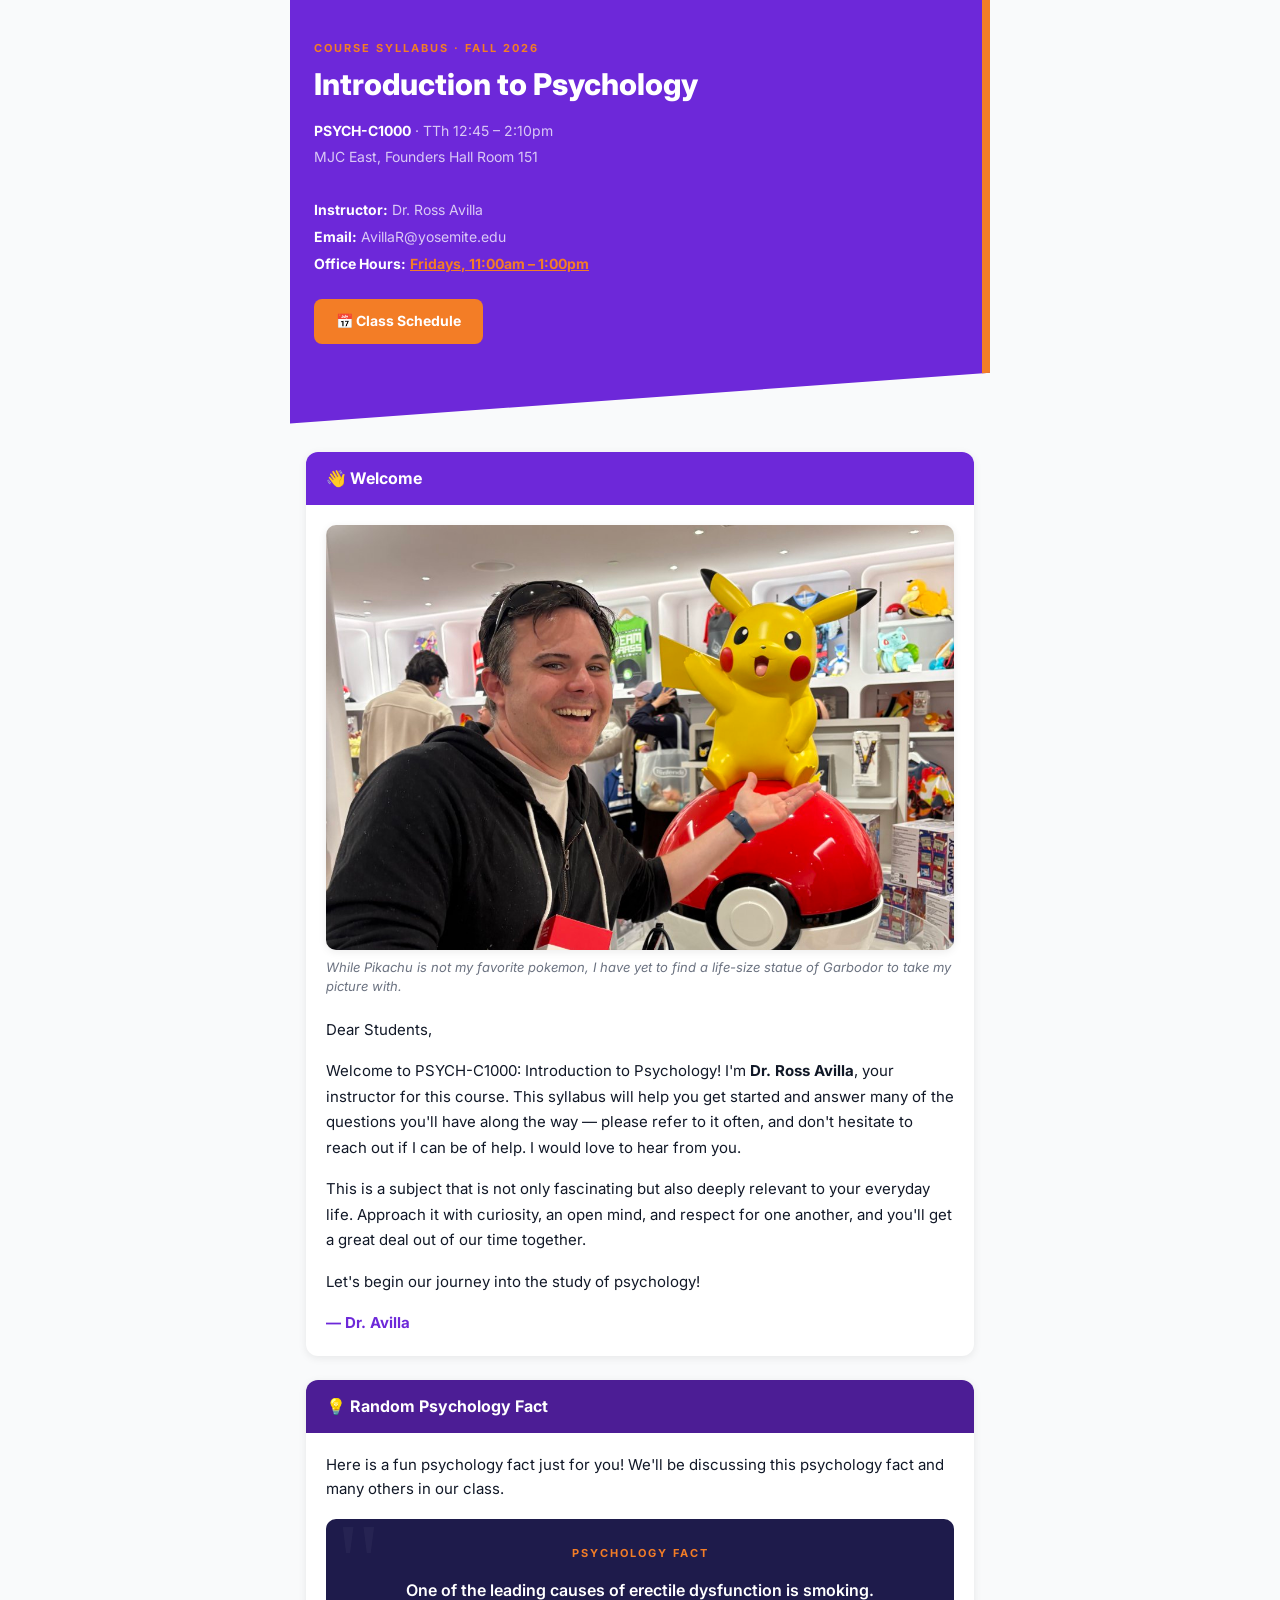
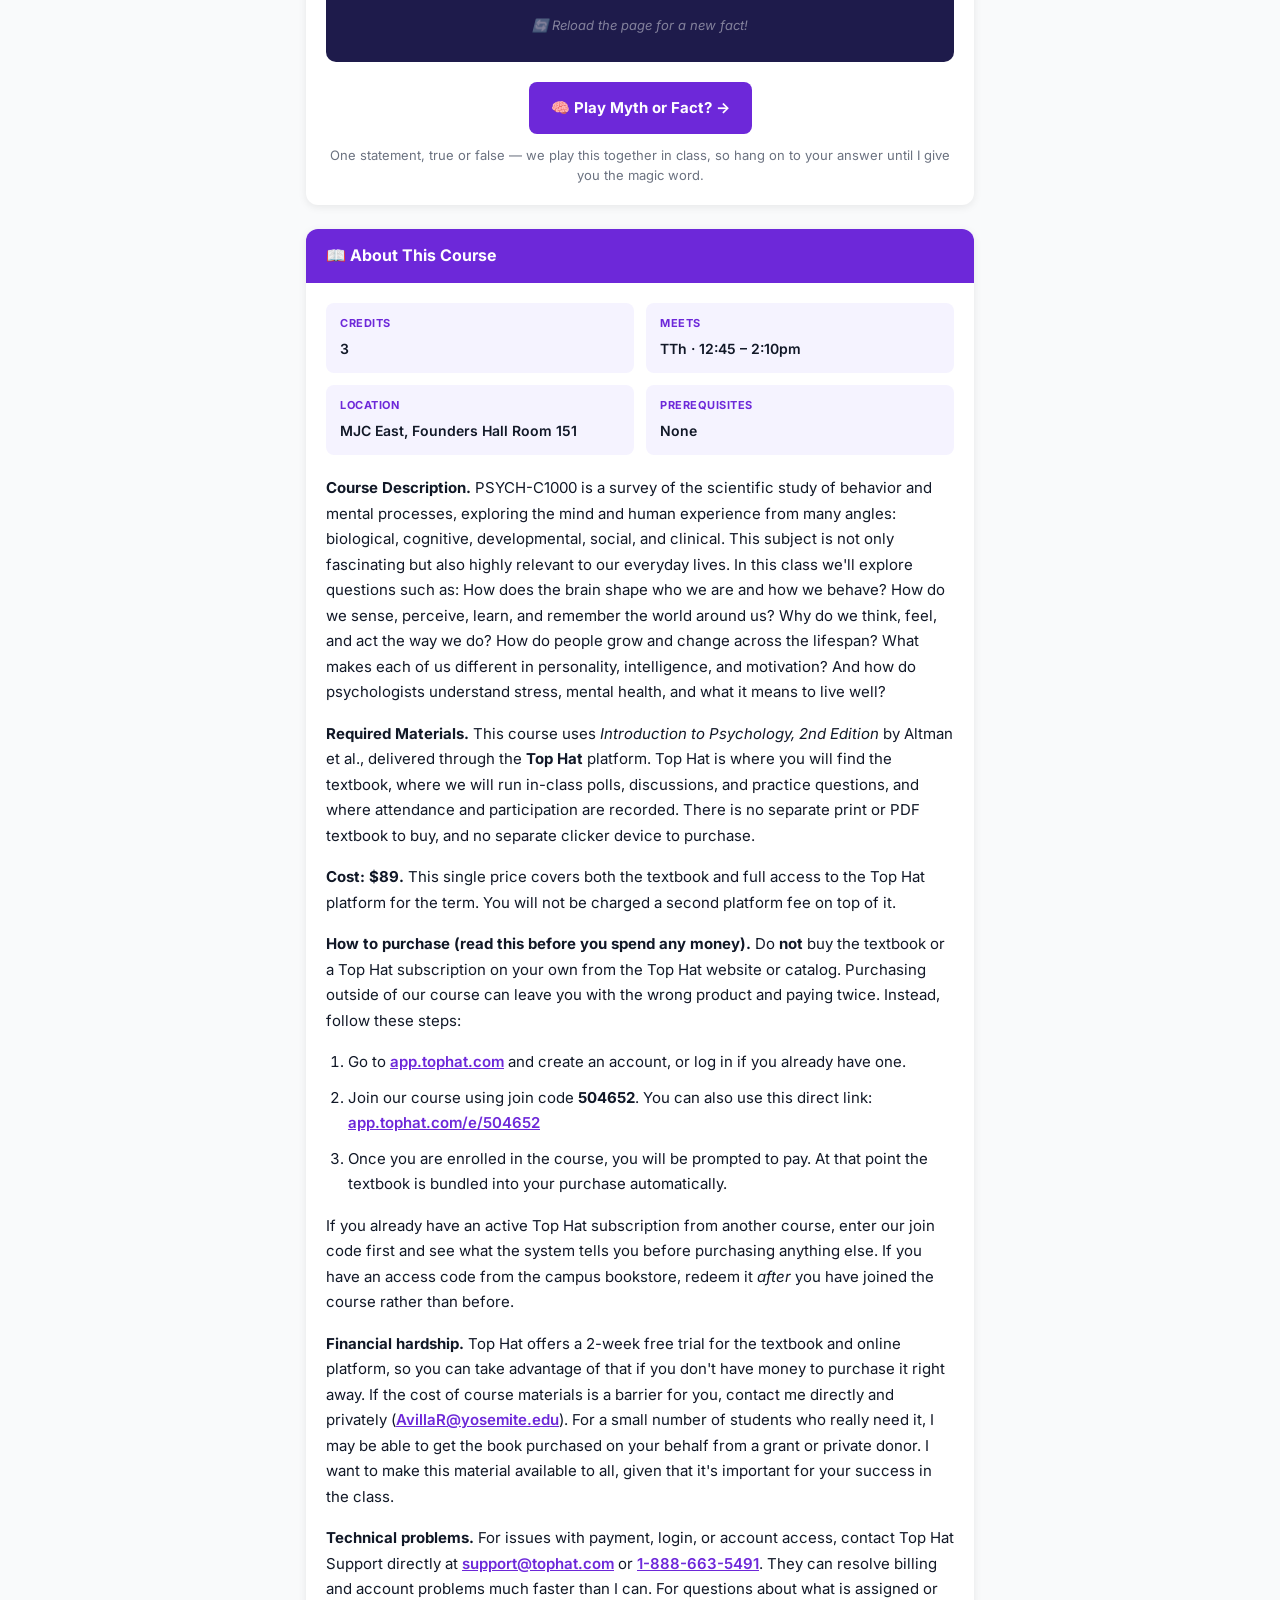
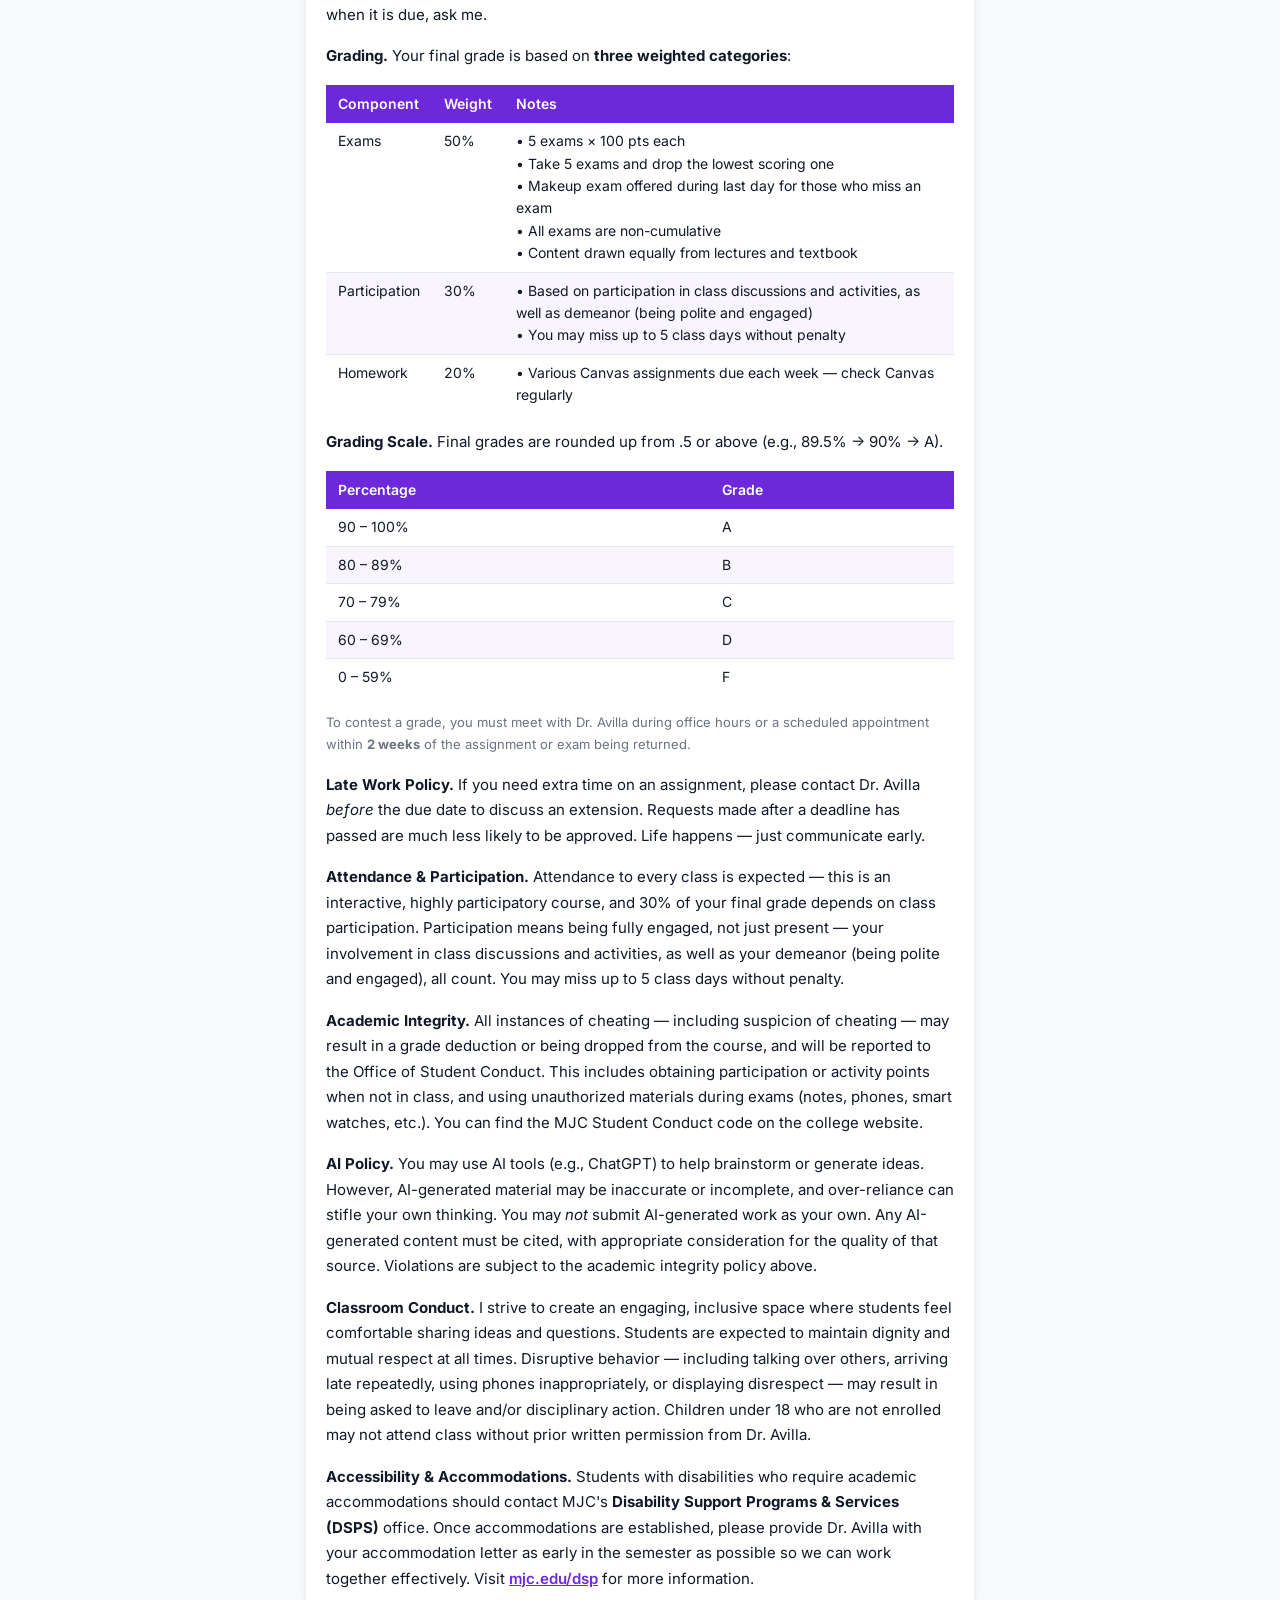
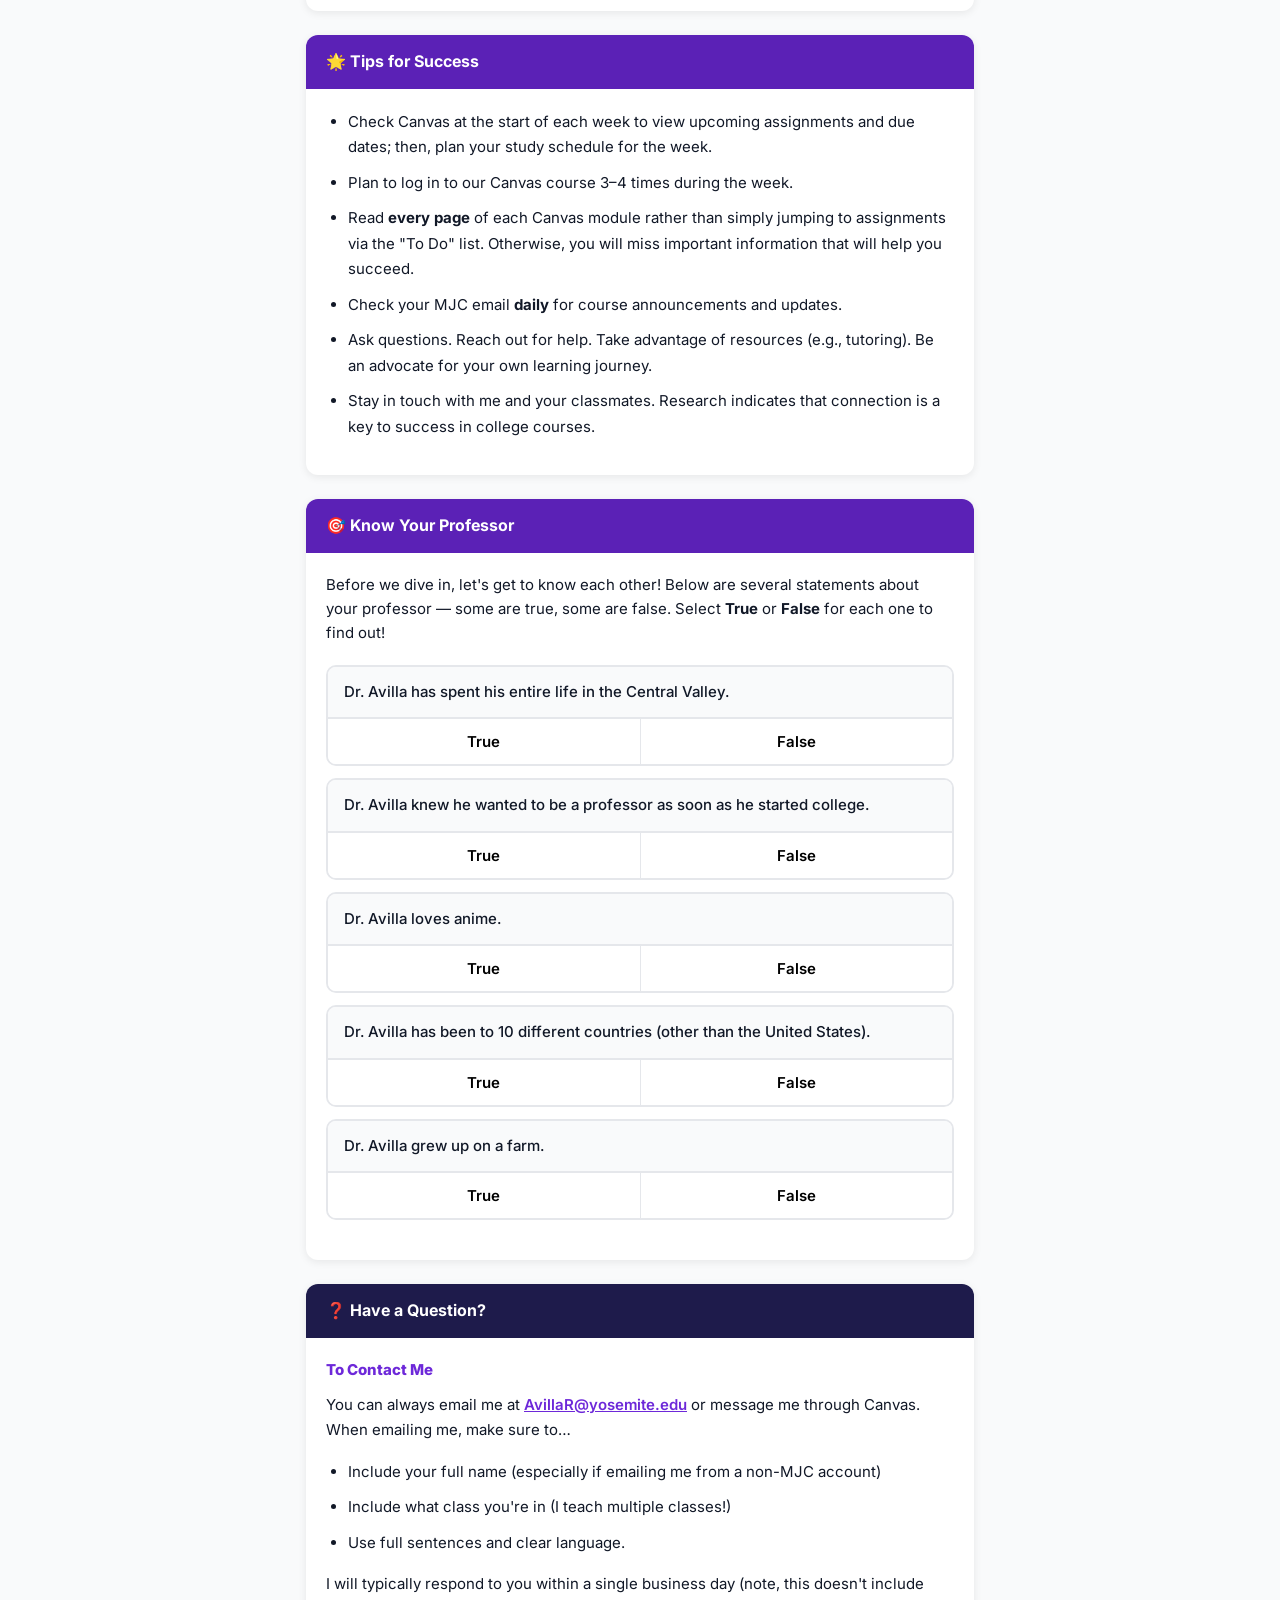
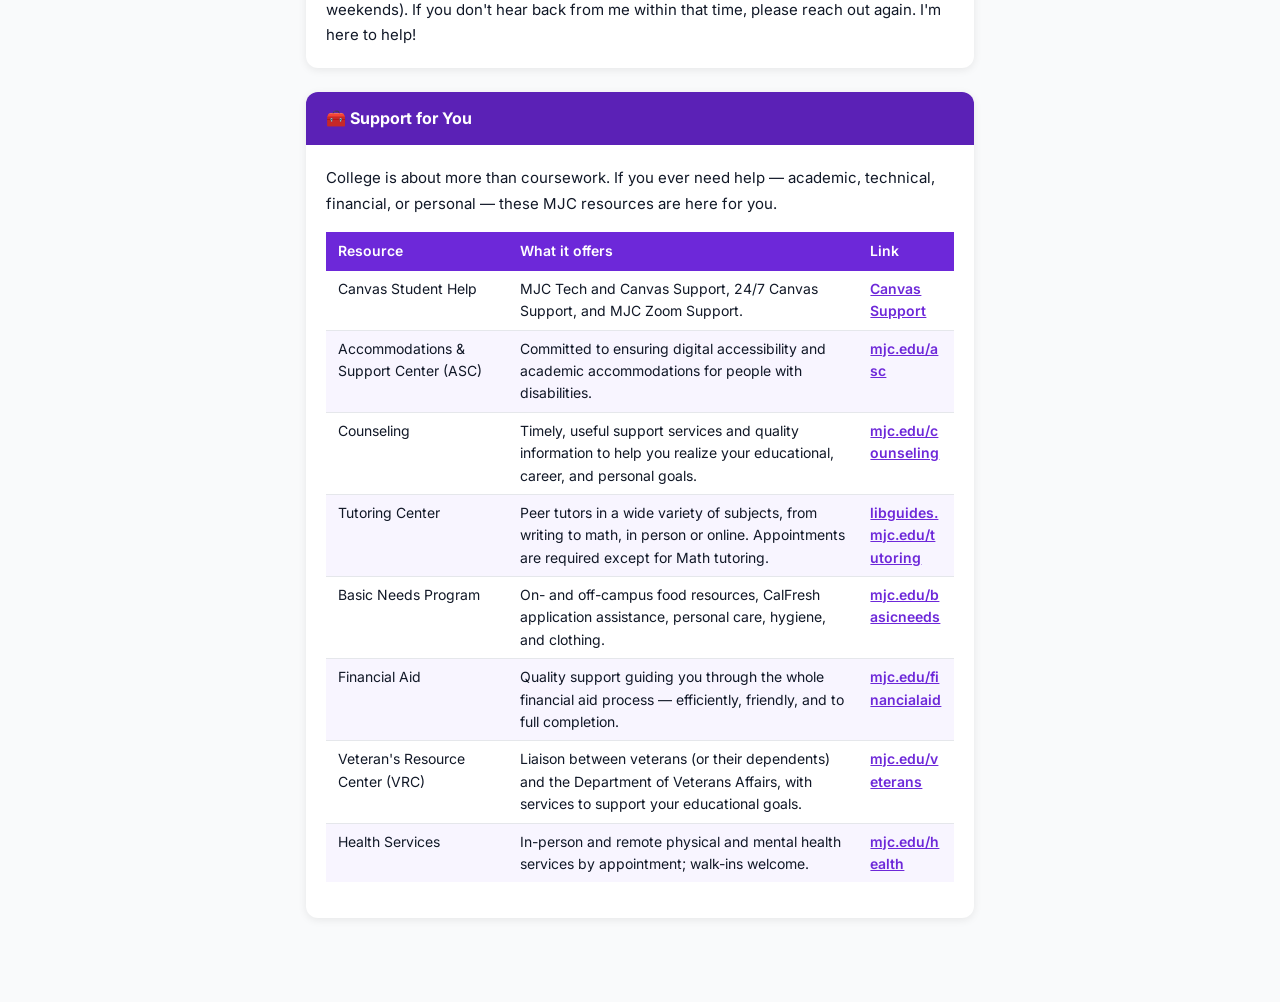
<file: PSYCHC1000-syllabus.html>
<!DOCTYPE html>
<html lang="en" class=" qyzzvg idc0_343"><head><meta http-equiv="Content-Type" content="text/html; charset=UTF-8">

<meta name="viewport" content="width=device-width, initial-scale=1.0">
<title>Introduction to Psychology — PSYCH-C1000 Syllabus</title>
<link rel="icon" type="image/x-icon" href="syllabus-assets/img/favicon/favicon.ico">
<link rel="icon" type="image/png" sizes="32x32" href="syllabus-assets/img/favicon/favicon-32x32.png">
<link rel="icon" type="image/png" sizes="16x16" href="syllabus-assets/img/favicon/favicon-16x16.png">
<link rel="apple-touch-icon" sizes="180x180" href="syllabus-assets/img/favicon/apple-touch-icon.png">
<link rel="manifest" href="syllabus-assets/img/favicon/site.webmanifest">
<link rel="preconnect" href="https://fonts.googleapis.com/">
<link href="https://fonts.googleapis.com/css2?family=Inter:wght@400;500;600;700;800&amp;display=swap" rel="stylesheet">
<style>
:root {
  --purple:        #6D28D9;
  --purple-dark:   #5B21B6;
  --purple-darker: #4C1D95;
  --purple-light:  #F5F3FF;
  --orange:        #f37d26;
  --yellow:        #f3f126;
  --indigo:        #1E1B4B;
  --text:          #111827;
  --text-muted:    #6B7280;
  --border:        #E5E7EB;
  --bg:            #F9FAFB;
  --white:         #FFFFFF;
  --green:         #059669;
  --red:           #DC2626;
  --radius:        12px;
  --shadow:        0 2px 8px rgba(0,0,0,0.08);
  --shadow-lg:     0 4px 24px rgba(0,0,0,0.14);
}

*, *::before, *::after { box-sizing: border-box; margin: 0; padding: 0; }
html { scroll-behavior: smooth; }

body {
  font-family: 'Inter', sans-serif;
  font-size: 16px;
  line-height: 1.6;
  color: var(--text);
  background: var(--bg);
  -webkit-text-size-adjust: 100%;
}

/* ── NAME MODAL ────────────────────────────────────────── */
#nameModal {
  position: fixed;
  inset: 0;
  background: var(--indigo);
  display: flex;
  align-items: center;
  justify-content: center;
  z-index: 1000;
  padding: 20px;
}
.modal-card {
  background: var(--white);
  border-radius: var(--radius);
  padding: 36px 28px;
  max-width: 420px;
  width: 100%;
  text-align: center;
  box-shadow: var(--shadow-lg);
}
.modal-logo {
  width: 64px;
  height: 64px;
  background: var(--purple);
  border-radius: 50%;
  display: flex;
  align-items: center;
  justify-content: center;
  margin: 0 auto 20px;
  font-size: 30px;
}
.modal-card h1 {
  font-size: 22px;
  font-weight: 800;
  color: var(--purple);
  margin-bottom: 6px;
}
.modal-subtitle {
  font-size: 13px;
  color: var(--text-muted);
  margin-bottom: 28px;
  line-height: 1.5;
}
.modal-card select {
  width: 100%;
  padding: 14px 16px;
  font-size: 16px;
  font-family: 'Inter', sans-serif;
  border: 2px solid var(--border);
  border-radius: 8px;
  margin-bottom: 14px;
  appearance: none;
  background: var(--white) url("data:image/svg+xml,%3Csvg xmlns='http://www.w3.org/2000/svg' width='12' height='8' viewBox='0 0 12 8'%3E%3Cpath fill='%236B7280' d='M6 8L0 0h12z'/%3E%3C/svg%3E") no-repeat right 16px center;
  cursor: pointer;
  color: var(--text);
}
.modal-card select:focus { outline: none; border-color: var(--purple); }
.btn-primary {
  width: 100%;
  padding: 14px;
  background: var(--purple);
  color: var(--white);
  border: none;
  border-radius: 8px;
  font-size: 16px;
  font-weight: 700;
  font-family: 'Inter', sans-serif;
  cursor: pointer;
  transition: background 0.15s;
  -webkit-tap-highlight-color: transparent;
}
.btn-primary:hover  { background: var(--purple-dark); }
.btn-primary:active { background: var(--purple-darker); }
.btn-primary:disabled { background: var(--border); color: var(--text-muted); cursor: not-allowed; }
.modal-error { color: var(--red); font-size: 14px; margin-top: 12px; display: none; }

/* ── STICKY HEADER ─────────────────────────────────────── */
#stickyHeader {
  position: sticky;
  top: 0;
  background: var(--indigo);
  z-index: 100;
  display: none;
}
.header-bar {
  display: flex;
  align-items: center;
  justify-content: space-between;
  padding: 12px 16px;
  max-width: 700px;
  margin: 0 auto;
  gap: 12px;
}
.header-left { min-width: 0; }
.header-course {
  font-size: 12px;
  font-weight: 700;
  color: rgba(255,255,255,0.7);
  letter-spacing: 0.5px;
  text-transform: uppercase;
  white-space: nowrap;
  overflow: hidden;
  text-overflow: ellipsis;
}
.header-student { font-size: 14px; color: var(--orange); font-weight: 700; }
.header-right { display: flex; align-items: center; gap: 8px; flex-shrink: 0; }
.progress-toggle {
  background: none;
  border: 1px solid rgba(255,255,255,0.35);
  color: var(--white);
  padding: 7px 13px;
  border-radius: 20px;
  font-size: 12px;
  font-weight: 600;
  font-family: 'Inter', sans-serif;
  cursor: pointer;
  white-space: nowrap;
  flex-shrink: 0;
  -webkit-tap-highlight-color: transparent;
}
.header-logout {
  background: none;
  border: 1px solid rgba(255,255,255,0.2);
  color: rgba(255,255,255,0.75);
  padding: 7px 11px;
  border-radius: 20px;
  font-size: 12px;
  font-weight: 600;
  font-family: 'Inter', sans-serif;
  cursor: pointer;
  white-space: nowrap;
  flex-shrink: 0;
  -webkit-tap-highlight-color: transparent;
  transition: background 0.15s, color 0.15s;
}
.header-logout:hover { background: rgba(255,255,255,0.12); color: var(--white); }

/* ── PROGRESS PANEL ────────────────────────────────────── */
#progressPanel {
  background: var(--purple-darker);
  max-height: 0;
  overflow: hidden;
  transition: max-height 0.3s ease;
}
#progressPanel.open { max-height: 400px; }
.progress-inner {
  padding: 16px;
  max-width: 700px;
  margin: 0 auto;
}
.progress-title {
  font-size: 11px;
  font-weight: 700;
  color: rgba(255,255,255,0.5);
  text-transform: uppercase;
  letter-spacing: 1px;
  margin-bottom: 10px;
}
.progress-bar-wrap {
  background: rgba(255,255,255,0.15);
  border-radius: 4px;
  height: 6px;
  margin-bottom: 14px;
}
.progress-bar-fill {
  height: 100%;
  background: var(--orange);
  border-radius: 4px;
  transition: width 0.4s ease;
  width: 0%;
}
.checklist {
  display: grid;
  grid-template-columns: 1fr 1fr;
  gap: 8px 16px;
}
.checklist-item {
  display: flex;
  align-items: center;
  gap: 8px;
  font-size: 13px;
  color: rgba(255,255,255,0.6);
}
.checklist-item.done { color: var(--white); }
.check-circle {
  width: 20px;
  height: 20px;
  border-radius: 50%;
  border: 2px solid rgba(255,255,255,0.3);
  display: flex;
  align-items: center;
  justify-content: center;
  font-size: 11px;
  color: transparent;
  flex-shrink: 0;
  transition: all 0.2s;
}
.checklist-item.done .check-circle {
  background: var(--orange);
  border-color: var(--orange);
  color: var(--white);
}

/* ── MAIN CONTENT ──────────────────────────────────────── */
#mainContent {
  display: block;
  max-width: 700px;
  margin: 0 auto;
  padding: 0 16px 60px;
}

/* Print header (screen: hidden) */
.print-header { display: none; }

/* ── HERO ──────────────────────────────────────────────── */
.hero {
  background: var(--purple);
  clip-path: polygon(0 0, 100% 0, 100% 88%, 0 100%);
  padding: 40px 24px 80px;
  margin: 0 -16px 28px;
  position: relative;
  overflow: hidden;
}
.hero::after {
  content: '';
  position: absolute;
  right: 0; top: 0; bottom: 0;
  width: 8px;
  background: var(--orange);
}
.hero-label {
  font-size: 11px;
  font-weight: 700;
  color: var(--orange);
  text-transform: uppercase;
  letter-spacing: 2px;
  margin-bottom: 8px;
}
.hero h1 {
  font-size: 30px;
  font-weight: 800;
  color: var(--white);
  line-height: 1.2;
  margin-bottom: 16px;
}
.hero-meta {
  font-size: 14px;
  color: rgba(255,255,255,0.75);
  line-height: 1.9;
}
.hero-meta strong { color: var(--white); }
.hero-meta a { color: var(--orange); font-weight: 700; text-decoration: underline; -webkit-tap-highlight-color: transparent; }
.hero-meta a:hover { color: #ffd8b0; }
.hero-link {
  display: inline-block;
  margin-top: 22px;
  padding: 11px 22px;
  background: var(--orange);
  color: var(--white);
  font-size: 14px;
  font-weight: 700;
  text-decoration: none;
  border-radius: 8px;
  transition: background 0.15s;
  -webkit-tap-highlight-color: transparent;
}
.hero-link:hover { background: #e06b18; }

/* ── SECTION CARDS ─────────────────────────────────────── */
.syllabus-section {
  background: var(--white);
  border-radius: var(--radius);
  box-shadow: var(--shadow);
  margin-bottom: 24px;
  overflow: hidden;
}
.section-header {
  background: var(--purple);
  padding: 14px 20px;
  display: flex;
  align-items: center;
  gap: 12px;
}
.section-header.dark    { background: var(--purple-dark); }
.section-header.darker  { background: var(--purple-darker); }
.section-header.indigo  { background: var(--indigo); }
.section-header h2 {
  font-size: 16px;
  font-weight: 700;
  color: var(--white);
  flex: 1;
}
.section-done-badge {
  width: 24px;
  height: 24px;
  border-radius: 50%;
  border: 2px solid rgba(255,255,255,0.4);
  display: flex;
  align-items: center;
  justify-content: center;
  font-size: 12px;
  color: transparent;
  flex-shrink: 0;
  transition: all 0.2s;
}
.section-done-badge.done {
  background: var(--orange);
  border-color: var(--orange);
  color: var(--white);
}
.section-body { padding: 20px; }

/* ── ABOUT COURSE ──────────────────────────────────────── */
.info-grid {
  display: grid;
  grid-template-columns: 1fr 1fr;
  gap: 12px;
  margin-bottom: 20px;
}
.info-cell {
  background: var(--purple-light);
  border-radius: 8px;
  padding: 12px 14px;
}
.info-cell label {
  font-size: 11px;
  font-weight: 700;
  text-transform: uppercase;
  letter-spacing: 0.5px;
  color: var(--purple);
  display: block;
  margin-bottom: 3px;
}
.info-cell span { font-size: 14px; font-weight: 600; }
.policy-text {
  font-size: 15px;
  color: var(--text);
  margin-bottom: 16px;
  line-height: 1.7;
}
.policy-text:last-child { margin-bottom: 0; }

.grade-table {
  width: 100%;
  border-collapse: collapse;
  font-size: 14px;
  margin-bottom: 16px;
}
.grade-table th {
  background: var(--purple);
  color: #fff;
  text-align: left;
  padding: 8px 12px;
  font-weight: 600;
}
.grade-table td {
  padding: 7px 12px;
  border-bottom: 1px solid var(--border);
  color: var(--text);
  vertical-align: top;
}
.grade-table tr:last-child td { border-bottom: none; }
.grade-table tr:nth-child(even) td { background: #f8f5ff; }

/* ── SHARED CONTENT (welcome, tips, pact, contact, support) ── */
.section-body a {
  color: var(--purple);
  font-weight: 600;
  text-decoration: underline;
  word-break: break-word;
}
.section-body a:hover { color: var(--purple-dark); }
.sy-list { margin: 0 0 16px; padding-left: 22px; }
.sy-list li { font-size: 15px; line-height: 1.7; color: var(--text); margin-bottom: 10px; }
.sy-list li:last-child { margin-bottom: 0; }
.subhead {
  font-size: 15px;
  font-weight: 800;
  color: var(--purple);
  margin: 20px 0 10px;
}
.subhead:first-child { margin-top: 0; }
.signature { font-weight: 700; color: var(--purple); margin-top: 2px; }

/* ── MATCHING GAME ─────────────────────────────────────── */
.match-intro { font-size: 15px; color: var(--text); margin-bottom: 20px; line-height: 1.6; }
.match-statements { display: flex; flex-direction: column; gap: 12px; margin-bottom: 20px; }
.match-card { border: 2px solid var(--border); border-radius: 10px; overflow: hidden; }
.match-statement {
  padding: 14px 16px;
  font-size: 15px;
  font-weight: 500;
  background: var(--bg);
  line-height: 1.5;
}
.match-buttons { display: flex; border-top: 2px solid var(--border); }
.match-btn {
  flex: 1;
  padding: 13px;
  border: none;
  background: var(--white);
  font-size: 15px;
  font-weight: 600;
  font-family: 'Inter', sans-serif;
  cursor: pointer;
  transition: background 0.12s;
  -webkit-tap-highlight-color: transparent;
}
.match-btn:first-child { border-right: 1px solid var(--border); }
.match-btn:hover:not(:disabled) { background: #F5F3FF; }
@keyframes ring-pop {
  0%   { box-shadow: 0 0 0 0px var(--purple); }
  55%  { box-shadow: 0 0 0 5px var(--purple); }
  100% { box-shadow: 0 0 0 3px var(--purple); }
}
.match-btn.selected {
  animation: ring-pop 0.4s cubic-bezier(0.34, 1.2, 0.64, 1) forwards;
  box-shadow: 0 0 0 3px var(--purple);
}
.match-btn:disabled { cursor: default; }
.match-reveal {
  overflow: hidden;
  max-height: 0;
  opacity: 0;
  padding: 0 16px;
  font-size: 13px;
  color: var(--text-muted);
  font-style: italic;
  border-top: 0px solid var(--border);
  background: var(--white);
  line-height: 1.5;
  transition: max-height 0.45s ease, opacity 0.35s ease 0.12s,
              padding 0.3s ease, border-top-width 0.3s ease;
}
.match-reveal.visible {
  max-height: 400px;
  opacity: 1;
  padding: 12px 16px;
  border-top-width: 1px;
}

/* ── INLINE FIGURES ────────────────────────────────────── */
.sy-figure { margin: 0 0 20px; }
.sy-figure img {
  display: block;
  width: 100%;
  height: auto;
  border-radius: 10px;
  box-shadow: var(--shadow);
}
.sy-figure figcaption {
  font-size: 13px;
  color: var(--text-muted);
  font-style: italic;
  margin-top: 8px;
  line-height: 1.5;
}
/* Photos revealed inside the Know-Your-Professor cards */
.reveal-figure { margin: 12px auto 0; max-width: 320px; text-align: center; }
.reveal-figure img {
  display: block;
  width: auto;
  height: auto;
  max-width: 100%;
  max-height: 420px;
  margin: 0 auto;
  border-radius: 8px;
  box-shadow: var(--shadow);
}
.reveal-figure figcaption {
  font-size: 12px;
  color: var(--text-muted);
  font-style: italic;
  margin-top: 6px;
  line-height: 1.5;
}
/* image cards need extra room beyond the text-only 400px cap */
.match-reveal.has-image.visible { max-height: 820px; }
/* band4.jpg shown at 50% of the card/block width (overrides the 320px cap) */
.reveal-figure:has(img[src$="band4.jpg"]) {
  max-width: none;
  width: 50%;
}
.reveal-figure:has(img[src$="band4.jpg"]) img {
  width: 100%;
  max-height: none;
}

/* ── DID YOU KNOW ──────────────────────────────────────── */
.fact-intro { font-size: 15px; margin-bottom: 18px; line-height: 1.6; }
.fact-card {
  background: var(--indigo);
  border-radius: 10px;
  padding: 26px 22px;
  text-align: center;
  position: relative;
  overflow: hidden;
}
.fact-card::before {
  content: '"';
  position: absolute;
  top: -12px;
  left: 10px;
  font-size: 110px;
  color: rgba(255,255,255,0.04);
  font-family: Georgia, serif;
  line-height: 1;
  pointer-events: none;
}
.fact-label {
  font-size: 11px;
  font-weight: 700;
  text-transform: uppercase;
  letter-spacing: 2px;
  color: var(--orange);
  margin-bottom: 14px;
}
.fact-text {
  font-size: 16px;
  font-weight: 600;
  color: var(--white);
  line-height: 1.65;
  margin-bottom: 12px;
}
.fact-note { font-size: 13px; color: rgba(255,255,255,0.45); font-style: italic; }
.fact-cta-wrap { text-align: center; margin-top: 20px; }
/* `.section-body a` (below) is more specific than a bare class, so scope the
   button rules the same way or the label renders purple-on-purple. */
.section-body a.fact-cta {
  display: inline-flex;
  align-items: center;
  gap: 9px;
  padding: 14px 22px;
  background: var(--purple);
  color: var(--white);
  border-radius: 8px;
  font-size: 15px;
  font-weight: 700;
  text-decoration: none;
  transition: background 0.15s;
  -webkit-tap-highlight-color: transparent;
}
.section-body a.fact-cta:hover  { background: var(--purple-dark); color: var(--white); }
.section-body a.fact-cta:active { background: var(--purple-darker); }
.fact-cta-note { font-size: 13px; color: var(--text-muted); margin-top: 11px; line-height: 1.55; }

/* ── SHARED TEXTAREA / SAVE ────────────────────────────── */
textarea {
  width: 100%;
  padding: 12px 14px;
  font-size: 15px;
  font-family: 'Inter', sans-serif;
  line-height: 1.5;
  border: 2px solid var(--border);
  border-radius: 8px;
  resize: vertical;
  min-height: 100px;
  color: var(--text);
  background: var(--white);
  transition: border-color 0.15s;
}
textarea:focus { outline: none; border-color: var(--purple); }
.save-indicator {
  font-size: 12px;
  color: var(--green);
  text-align: right;
  margin-top: 6px;
  min-height: 18px;
}

/* ── QUIZ ──────────────────────────────────────────────── */
.quiz-intro { font-size: 15px; margin-bottom: 18px; line-height: 1.6; }
.quiz-score-bar {
  font-size: 14px;
  font-weight: 700;
  color: var(--purple);
  text-align: center;
  padding: 10px;
  background: var(--purple-light);
  border-radius: 8px;
  margin-bottom: 20px;
}
.quiz-question {
  border: 2px solid var(--border);
  border-radius: 10px;
  margin-bottom: 18px;
  overflow: hidden;
}
.question-text {
  padding: 14px 16px;
  font-size: 15px;
  font-weight: 600;
  background: var(--bg);
  line-height: 1.5;
  border-bottom: 2px solid var(--border);
}
.q-number { color: var(--purple); font-weight: 800; }
.answer-options { padding: 12px; display: flex; flex-direction: column; gap: 8px; }
.answer-btn {
  padding: 13px 14px;
  text-align: left;
  background: var(--white);
  border: 2px solid var(--border);
  border-radius: 8px;
  font-size: 14px;
  font-family: 'Inter', sans-serif;
  cursor: pointer;
  transition: all 0.12s;
  -webkit-tap-highlight-color: transparent;
  line-height: 1.4;
  min-height: 48px;
}
.answer-btn:hover   { border-color: var(--purple); background: var(--purple-light); }
.answer-btn.correct   { border-color: var(--green); background: #D1FAE5; color: #065F46; }
.answer-btn.incorrect { border-color: var(--red);   background: #FEE2E2; color: #991B1B; }
.answer-btn:disabled  { cursor: default; }
.quiz-feedback {
  padding: 12px 16px;
  font-size: 14px;
  line-height: 1.5;
  border-top: 2px solid var(--border);
  display: none;
}
.quiz-feedback.correct   { background: #D1FAE5; color: #065F46; display: block; }
.quiz-feedback.incorrect { background: #FEE2E2; color: #991B1B; display: block; }

/* ── ASK ME ANYTHING ───────────────────────────────────── */
.anon-intro { font-size: 15px; margin-bottom: 10px; line-height: 1.6; }
.anon-note  { font-size: 13px; color: var(--text-muted); font-style: italic; margin-bottom: 14px; }
.btn-submit {
  padding: 13px 28px;
  background: var(--orange);
  color: var(--white);
  border: none;
  border-radius: 8px;
  font-size: 15px;
  font-weight: 700;
  font-family: 'Inter', sans-serif;
  cursor: pointer;
  transition: background 0.15s;
  -webkit-tap-highlight-color: transparent;
  min-height: 48px;
}
.btn-submit:hover    { background: #e06b18; }
.btn-submit:disabled { background: var(--border); color: var(--text-muted); cursor: not-allowed; }
.anon-success { font-size: 14px; color: var(--green); font-weight: 600; display: none; margin-top: 10px; }

/* ── PRINT BUTTON ──────────────────────────────────────── */
.print-section { text-align: center; padding: 36px 0 8px; }
.btn-print {
  padding: 16px 44px;
  background: var(--indigo);
  color: var(--white);
  border: none;
  border-radius: 8px;
  font-size: 16px;
  font-weight: 700;
  font-family: 'Inter', sans-serif;
  cursor: pointer;
  transition: background 0.15s;
  -webkit-tap-highlight-color: transparent;
}
.btn-print:hover { background: #2a2668; }
.print-note { font-size: 13px; color: var(--text-muted); margin-top: 10px; line-height: 1.5; }

/* ── UTILITIES ─────────────────────────────────────────── */
.hidden { display: none !important; }

/* ── PRINT STYLES ──────────────────────────────────────── */
@media print {
  #nameModal, #stickyHeader, .btn-print, .print-section,
  .match-buttons, .btn-reveal, .skill-select, .answer-btn, .btn-submit,
  .anon-intro, .anon-note, #anonTextarea, .anon-success,
  .progress-toggle { display: none !important; }

  body { background: white; font-size: 12pt; color: #111; }

  .print-header {
    display: block;
    text-align: center;
    padding-bottom: 12pt;
    border-bottom: 2pt solid #6D28D9;
    margin-bottom: 20pt;
    font-size: 13pt;
    line-height: 1.8;
  }
  .hero {
    clip-path: none !important;
    padding: 20pt 16pt;
    margin: 0 0 16pt;
    background: #6D28D9 !important;
    -webkit-print-color-adjust: exact;
    print-color-adjust: exact;
  }
  .hero h1 { font-size: 20pt; }
  .hero-meta { font-size: 10pt; }

  .syllabus-section { box-shadow: none !important; border: 1pt solid #ddd; margin-bottom: 12pt; break-inside: avoid; }
  .section-header { -webkit-print-color-adjust: exact; print-color-adjust: exact; }
  .section-body { padding: 12pt 16pt; }

  .print-coins, .print-skills, .print-quiz { display: block !important; }
  .fact-card { -webkit-print-color-adjust: exact; print-color-adjust: exact; }

  .quiz-score-bar { -webkit-print-color-adjust: exact; print-color-adjust: exact; }
  .quiz-feedback.correct, .quiz-feedback.incorrect {
    -webkit-print-color-adjust: exact;
    print-color-adjust: exact;
  }
}
.print-coins, .print-skills, .print-quiz { display: none; }

/* ── RESPONSIVE ────────────────────────────────────────── */
@media (max-width: 420px) {
  .info-grid { grid-template-columns: 1fr; }
  .checklist { grid-template-columns: 1fr; }
  .hero h1  { font-size: 24px; }
}
</style>
</head>
<body>

<div id="mainContent">

  <!-- HERO -->
  <div class="hero">
    <div class="hero-label">Course Syllabus · Fall 2026</div>
    <h1>Introduction to Psychology</h1>
    <div class="hero-meta">
      <strong>PSYCH-C1000</strong> · TTh 12:45 – 2:10pm<br>
      MJC East, Founders Hall Room 151<br><br>
      <strong>Instructor:</strong> Dr. Ross Avilla<br>
      <strong>Email:</strong> AvillaR@yosemite.edu<br>
      <strong>Office Hours:</strong> <a href="https://calendly.com/rossdavilla/officehour" target="_blank" rel="noopener">Fridays, 11:00am – 1:00pm</a>
    </div>
    <a href="https://docs.google.com/document/d/e/2PACX-1vQj4IItZdGyc7B62w_Si9XF-WaGXAPqP_JGMKUIQoB1-c_e2vL5ugeR1UMnPj_QZ9umV8zjEkohbpAG/pub" class="hero-link" target="_blank" rel="noopener">📅 Class Schedule</a>
  </div>

  <!-- ────────────────────────────── WELCOME ────────────────────────────── -->
  <div class="syllabus-section" id="sec-welcome">
    <div class="section-header">
      <h2>👋 Welcome</h2>
    </div>
    <div class="section-body">
      <figure class="sy-figure">
        <img src="syllabus-assets/img/Ross2026-pikachu.JPG" alt="Dr. Ross Avilla">
        <figcaption>While Pikachu is not my favorite pokemon, I have yet to find a life-size statue of Garbodor to take my picture with.</figcaption>
      </figure>
      <p class="policy-text">Dear Students,</p>
      <p class="policy-text">
        Welcome to PSYCH-C1000: Introduction to Psychology! I'm <strong>Dr. Ross Avilla</strong>, your instructor for this course. This syllabus will help you get started and answer many of the questions you'll have along the way — please refer to it often, and don't hesitate to reach out if I can be of help. I would love to hear from you.
      </p>
      <p class="policy-text">
        This is a subject that is not only fascinating but also deeply relevant to your everyday life. Approach it with curiosity, an open mind, and respect for one another, and you'll get a great deal out of our time together.
      </p>
      <p class="policy-text">Let's begin our journey into the study of psychology!</p>
      <p class="policy-text signature">— Dr. Avilla</p>
    </div>
  </div>

  <!-- ────────────────────────────── RANDOM PSYCHOLOGY FACT ────────────────────────────── -->
  <div class="syllabus-section" id="sec-fact">
    <div class="section-header darker">
      <h2>💡 Random Psychology Fact</h2>
    </div>
    <div class="section-body">
      <p class="fact-intro">
        Here is a fun psychology fact just for you! We'll be discussing this psychology fact and many others in our class.
      </p>
      <div class="fact-card">
        <div class="fact-label">Psychology Fact</div>
        <div class="fact-text" id="factText">The clitoris contains about 10,000 nerve endings — about 2.5 times more than the penis.</div>
        <div class="fact-note">🔄 Reload the page for a new fact!</div>
      </div>
      <div class="fact-cta-wrap">
        <a class="fact-cta" href="mythorfact.html">🧠 Play Myth or Fact? →</a>
        <p class="fact-cta-note">One statement, true or false — we play this together in class, so hang on to your answer until I give you the magic word.</p>
      </div>
    </div>
  </div>

  <!-- ────────────────────────────── ABOUT THIS COURSE ────────────────────────────── -->
  <div class="syllabus-section" id="sec-about">
    <div class="section-header">
      <h2>📖 About This Course</h2>
    </div>
    <div class="section-body">
      <div class="info-grid">
        <div class="info-cell">
          <label>Credits</label><span>3</span>
        </div>
        <div class="info-cell">
          <label>Meets</label><span>TTh · 12:45 – 2:10pm</span>
        </div>
        <div class="info-cell">
          <label>Location</label><span>MJC East, Founders Hall Room 151</span>
        </div>
        <div class="info-cell">
          <label>Prerequisites</label><span>None</span>
        </div>
      </div>
      <p class="policy-text">
        <strong>Course Description.</strong> PSYCH-C1000 is a survey of the scientific study of behavior and mental processes, exploring the mind and human experience from many angles: biological, cognitive, developmental, social, and clinical. This subject is not only fascinating but also highly relevant to our everyday lives. In this class we'll explore questions such as: How does the brain shape who we are and how we behave? How do we sense, perceive, learn, and remember the world around us? Why do we think, feel, and act the way we do? How do people grow and change across the lifespan? What makes each of us different in personality, intelligence, and motivation? And how do psychologists understand stress, mental health, and what it means to live well?
      </p>
      <p class="policy-text">
        <strong>Required Materials.</strong> This course uses <em>Introduction to Psychology, 2nd Edition</em> by Altman et al., delivered through the <strong>Top Hat</strong> platform. Top Hat is where you will find the textbook, where we will run in-class polls, discussions, and practice questions, and where attendance and participation are recorded. There is no separate print or PDF textbook to buy, and no separate clicker device to purchase.
      </p>
      <p class="policy-text">
        <strong>Cost: $89.</strong> This single price covers both the textbook and full access to the Top Hat platform for the term. You will not be charged a second platform fee on top of it.
      </p>
      <p class="policy-text">
        <strong>How to purchase (read this before you spend any money).</strong> Do <strong>not</strong> buy the textbook or a Top Hat subscription on your own from the Top Hat website or catalog. Purchasing outside of our course can leave you with the wrong product and paying twice. Instead, follow these steps:
      </p>
      <ol class="sy-list">
        <li>Go to <a href="https://app.tophat.com" target="_blank" rel="noopener">app.tophat.com</a> and create an account, or log in if you already have one.</li>
        <li>Join our course using join code <strong>504652</strong>. You can also use this direct link: <a href="https://app.tophat.com/e/504652" target="_blank" rel="noopener">app.tophat.com/e/504652</a></li>
        <li>Once you are enrolled in the course, you will be prompted to pay. At that point the textbook is bundled into your purchase automatically.</li>
      </ol>
      <p class="policy-text">
        If you already have an active Top Hat subscription from another course, enter our join code first and see what the system tells you before purchasing anything else. If you have an access code from the campus bookstore, redeem it <em>after</em> you have joined the course rather than before.
      </p>
      <p class="policy-text">
        <strong>Financial hardship.</strong> Top Hat offers a 2-week free trial for the textbook and online platform, so you can take advantage of that if you don't have money to purchase it right away. If the cost of course materials is a barrier for you, contact me directly and privately (<a href="mailto:AvillaR@yosemite.edu">AvillaR@yosemite.edu</a>). For a small number of students who really need it, I may be able to get the book purchased on your behalf from a grant or private donor. I want to make this material available to all, given that it's important for your success in the class.
      </p>
      <p class="policy-text">
        <strong>Technical problems.</strong> For issues with payment, login, or account access, contact Top Hat Support directly at <a href="mailto:support@tophat.com">support@tophat.com</a> or <a href="tel:+18886635491">1-888-663-5491</a>. They can resolve billing and account problems much faster than I can. For questions about what is assigned or when it is due, ask me.
      </p>
      <p class="policy-text">
        <strong>Grading.</strong> Your final grade is based on <strong>three weighted categories</strong>:
      </p>
      <table class="grade-table">
        <thead><tr><th>Component</th><th>Weight</th><th>Notes</th></tr></thead>
        <tbody>
          <tr><td>Exams</td><td>50%</td><td>• 5 exams × 100 pts each<br>• Take 5 exams and drop the lowest scoring one<br>• Makeup exam offered during last day for those who miss an exam<br>• All exams are non-cumulative<br>• Content drawn equally from lectures and textbook</td></tr>
          <tr><td>Participation</td><td>30%</td><td>• Based on participation in class discussions and activities, as well as demeanor (being polite and engaged)<br>• You may miss up to 5 class days without penalty</td></tr>
          <tr><td>Homework</td><td>20%</td><td>• Various Canvas assignments due each week — check Canvas regularly</td></tr>
        </tbody>
      </table>
      <p class="policy-text" style="margin-top:12px;">
        <strong>Grading Scale.</strong> Final grades are rounded up from .5 or above (e.g., 89.5% → 90% → A).
      </p>
      <table class="grade-table">
        <thead><tr><th>Percentage</th><th>Grade</th></tr></thead>
        <tbody>
          <tr><td>90 – 100%</td><td>A</td></tr>
          <tr><td>80 – 89%</td><td>B</td></tr>
          <tr><td>70 – 79%</td><td>C</td></tr>
          <tr><td>60 – 69%</td><td>D</td></tr>
          <tr><td>0 – 59%</td><td>F</td></tr>
        </tbody>
      </table>
      <p class="policy-text" style="margin-top:8px; font-size:13px; color:var(--text-muted);">
        To contest a grade, you must meet with Dr. Avilla during office hours or a scheduled appointment within <strong>2 weeks</strong> of the assignment or exam being returned.
      </p>
      <p class="policy-text">
        <strong>Late Work Policy.</strong> If you need extra time on an assignment, please contact Dr. Avilla <em>before</em> the due date to discuss an extension. Requests made after a deadline has passed are much less likely to be approved. Life happens — just communicate early.
      </p>
      <p class="policy-text">
        <strong>Attendance &amp; Participation.</strong> Attendance to every class is expected — this is an interactive, highly participatory course, and 30% of your final grade depends on class participation. Participation means being fully engaged, not just present — your involvement in class discussions and activities, as well as your demeanor (being polite and engaged), all count. You may miss up to 5 class days without penalty.
      </p>
      <p class="policy-text">
        <strong>Academic Integrity.</strong> All instances of cheating — including suspicion of cheating — may result in a grade deduction or being dropped from the course, and will be reported to the Office of Student Conduct. This includes obtaining participation or activity points when not in class, and using unauthorized materials during exams (notes, phones, smart watches, etc.). You can find the MJC Student Conduct code on the college website.
      </p>
      <p class="policy-text">
        <strong>AI Policy.</strong> You may use AI tools (e.g., ChatGPT) to help brainstorm or generate ideas. However, AI-generated material may be inaccurate or incomplete, and over-reliance can stifle your own thinking. You may <em>not</em> submit AI-generated work as your own. Any AI-generated content must be cited, with appropriate consideration for the quality of that source. Violations are subject to the academic integrity policy above.
      </p>
      <p class="policy-text">
        <strong>Classroom Conduct.</strong> I strive to create an engaging, inclusive space where students feel comfortable sharing ideas and questions. Students are expected to maintain dignity and mutual respect at all times. Disruptive behavior — including talking over others, arriving late repeatedly, using phones inappropriately, or displaying disrespect — may result in being asked to leave and/or disciplinary action. Children under 18 who are not enrolled may not attend class without prior written permission from Dr. Avilla.
      </p>
      <p class="policy-text">
        <strong>Accessibility &amp; Accommodations.</strong> Students with disabilities who require academic accommodations should contact MJC's <strong>Disability Support Programs &amp; Services (DSPS)</strong> office. Once accommodations are established, please provide Dr. Avilla with your accommodation letter as early in the semester as possible so we can work together effectively. Visit <a href="https://www.mjc.edu/dsp" target="_blank" rel="noopener">mjc.edu/dsp</a> for more information.
      </p>
    </div>
  </div>

  <!-- ────────────────────────────── TIPS FOR SUCCESS ────────────────────────────── -->
  <div class="syllabus-section" id="sec-tips">
    <div class="section-header dark">
      <h2>🌟 Tips for Success</h2>
    </div>
    <div class="section-body">
      <ul class="sy-list">
        <li>Check Canvas at the start of each week to view upcoming assignments and due dates; then, plan your study schedule for the week.</li>
        <li>Plan to log in to our Canvas course 3–4 times during the week.</li>
        <li>Read <strong>every page</strong> of each Canvas module rather than simply jumping to assignments via the "To Do" list. Otherwise, you will miss important information that will help you succeed.</li>
        <li>Check your MJC email <strong>daily</strong> for course announcements and updates.</li>
        <li>Ask questions. Reach out for help. Take advantage of resources (e.g., tutoring). Be an advocate for your own learning journey.</li>
        <li>Stay in touch with me and your classmates. Research indicates that connection is a key to success in college courses.</li>
      </ul>
    </div>
  </div>

  <!-- ────────────────────────────── KNOW YOUR PROFESSOR ────────────────────────────── -->
  <div class="syllabus-section" id="sec-matching">
    <div class="section-header dark">
      <h2>🎯 Know Your Professor</h2>
    </div>
    <div class="section-body">
      <p class="match-intro">
        Before we dive in, let's get to know each other! Below are several statements about your professor — some are true, some are false. Select <strong>True</strong> or <strong>False</strong> for each one to find out!
      </p>
      <div class="match-statements" id="matchStatements">
        <!-- Rendered by renderMatchingGame() -->
      <div class="match-card" id="match-card-0">
      <div class="match-statement">Dr. Avilla has spent his entire life in the Central Valley.</div>
      <div class="match-buttons">
        <button class="match-btn" id="match-0-true" onclick="guessMatch(0, true)">True</button>
        <button class="match-btn" id="match-0-false" onclick="guessMatch(0, false)">False</button>
      </div>
      <div class="match-reveal has-image" id="match-reveal-0">True! Dr. Avilla grew up in Merced County (Stevinson, to be exact), went to Hilmar High School, earned his BA at CSU Stanislaus, then his PhD at UC Davis — and has returned to Turlock/Modesto to live and teach. 209 for life!<figure class="reveal-figure"><img src="syllabus-assets/img/pets-1.png" alt="A young Dr. Avilla with his first dog, Andrew"><figcaption>Dr. Avilla moved to Stevinson when he was 5-years old. Here he is with his first dog, Andrew. He lived to be 22 years old! (the dog, not Dr. Avilla)</figcaption></figure></div>
    </div><div class="match-card" id="match-card-1">
      <div class="match-statement">Dr. Avilla knew he wanted to be a professor as soon as he started college.</div>
      <div class="match-buttons">
        <button class="match-btn" id="match-1-true" onclick="guessMatch(1, true)">True</button>
        <button class="match-btn" id="match-1-false" onclick="guessMatch(1, false)">False</button>
      </div>
      <div class="match-reveal has-image" id="match-reveal-1">False! When Dr. Avilla went to college, he had no idea what he wanted to do. Graphic designer? Geologist? College dropout? He considered them all! He eventually found his love for psychology, but becoming a professor wasn't the plan until well into his senior year. It's never too late to change your mind!<figure class="reveal-figure"><img src="syllabus-assets/img/band4.jpg" alt="Dr. Avilla in his college band"><figcaption>Dr. Avilla waaaaaay back in his first year of college. And yes, he was in a band. And no, nothing from that band exists on the internet (thank god).</figcaption></figure></div>
    </div><div class="match-card" id="match-card-2">
      <div class="match-statement">Dr. Avilla loves anime.</div>
      <div class="match-buttons">
        <button class="match-btn" id="match-2-true" onclick="guessMatch(2, true)">True</button>
        <button class="match-btn" id="match-2-false" onclick="guessMatch(2, false)">False</button>
      </div>
      <div class="match-reveal has-image" id="match-reveal-2">True! Dr. Avilla has been watching anime since the 90s — back when he had to download episodes over dial-up internet! He's also an avid manga reader. If you have a suggestion (or want one), let him know.<figure class="reveal-figure"><img src="syllabus-assets/img/the-end-of-evangelion.jpg" alt="Still from The End of Evangelion"><figcaption>Dr. Avilla's favorite anime ever. If you know, you know.</figcaption></figure></div>
    </div><div class="match-card" id="match-card-3">
      <div class="match-statement">Dr. Avilla has been to 10 different countries (other than the United States).</div>
      <div class="match-buttons">
        <button class="match-btn" id="match-3-true" onclick="guessMatch(3, true)">True</button>
        <button class="match-btn" id="match-3-false" onclick="guessMatch(3, false)">False</button>
      </div>
      <div class="match-reveal" id="match-reveal-3">False! Are you kidding? In this economy?? Dr. Avilla has never even been outside of the United States. While he dreams of visiting far-off places like Japan, a $2,000, 18+ hour plane ride is not happening anytime soon.</div>
    </div><div class="match-card" id="match-card-4">
      <div class="match-statement">Dr. Avilla grew up on a farm.</div>
      <div class="match-buttons">
        <button class="match-btn" id="match-4-true" onclick="guessMatch(4, true)">True</button>
        <button class="match-btn" id="match-4-false" onclick="guessMatch(4, false)">False</button>
      </div>
      <div class="match-reveal has-image" id="match-reveal-4">True! Dr. Avilla grew up on a farm with 30+ cows, 5 llamas, 1 donkey, dozens of chickens, 5 dogs, and 11 cats — not to mention the wild neighbors: rabbits, foxes, raccoons, coyotes, and the occasional mountain lion.<figure class="reveal-figure"><img src="syllabus-assets/img/pets-4.png" alt="George the llama on the family farm"><figcaption>Dr. Avilla's prized llama, George. I mean, George didn't win any prizes for anything, but he was Dr. Avilla's favorite llama.</figcaption></figure></div>
    </div></div>
    </div>
  </div>

  <!-- ────────────────────────────── HAVE A QUESTION ────────────────────────────── -->
  <div class="syllabus-section" id="sec-contact">
    <div class="section-header indigo">
      <h2>❓ Have a Question?</h2>
    </div>
    <div class="section-body">
      <p class="subhead">To Contact Me</p>
      <p class="policy-text">
        You can always email me at <a href="mailto:AvillaR@yosemite.edu">AvillaR@yosemite.edu</a> or message me through Canvas. When emailing me, make sure to…
      </p>
      <ul class="sy-list">
        <li>Include your full name (especially if emailing me from a non-MJC account)</li>
        <li>Include what class you're in (I teach multiple classes!)</li>
        <li>Use full sentences and clear language.</li>
      </ul>
      <p class="policy-text">
        I will typically respond to you within a single business day (note, this doesn't include weekends). If you don't hear back from me within that time, please reach out again. I'm here to help!
      </p>
    </div>
  </div>

  <!-- ────────────────────────────── SUPPORT FOR YOU ────────────────────────────── -->
  <div class="syllabus-section" id="sec-support">
    <div class="section-header dark">
      <h2>🧰 Support for You</h2>
    </div>
    <div class="section-body">
      <p class="policy-text">
        College is about more than coursework. If you ever need help — academic, technical, financial, or personal — these MJC resources are here for you.
      </p>
      <table class="grade-table">
        <thead><tr><th>Resource</th><th>What it offers</th><th>Link</th></tr></thead>
        <tbody>
          <tr>
            <td>Canvas Student Help</td>
            <td>MJC Tech and Canvas Support, 24/7 Canvas Support, and MJC Zoom Support.</td>
            <td><a href="https://support.canvaslms.com/s/?c__role=student&amp;c__accountId=001A000000AjBpMIAV" target="_blank" rel="noopener">Canvas Support</a></td>
          </tr>
          <tr>
            <td>Accommodations &amp; Support Center (ASC)</td>
            <td>Committed to ensuring digital accessibility and academic accommodations for people with disabilities.</td>
            <td><a href="https://mjc.edu/asc/index.html" target="_blank" rel="noopener">mjc.edu/asc</a></td>
          </tr>
          <tr>
            <td>Counseling</td>
            <td>Timely, useful support services and quality information to help you realize your educational, career, and personal goals.</td>
            <td><a href="https://mjc.edu/counseling/index.html" target="_blank" rel="noopener">mjc.edu/counseling</a></td>
          </tr>
          <tr>
            <td>Tutoring Center</td>
            <td>Peer tutors in a wide variety of subjects, from writing to math, in person or online. Appointments are required except for Math tutoring.</td>
            <td><a href="https://libguides.mjc.edu/tutoring" target="_blank" rel="noopener">libguides.mjc.edu/tutoring</a></td>
          </tr>
          <tr>
            <td>Basic Needs Program</td>
            <td>On- and off-campus food resources, CalFresh application assistance, personal care, hygiene, and clothing.</td>
            <td><a href="https://mjc.edu/basicneeds/index.html" target="_blank" rel="noopener">mjc.edu/basicneeds</a></td>
          </tr>
          <tr>
            <td>Financial Aid</td>
            <td>Quality support guiding you through the whole financial aid process — efficiently, friendly, and to full completion.</td>
            <td><a href="https://mjc.edu/financialaid/" target="_blank" rel="noopener">mjc.edu/financialaid</a></td>
          </tr>
          <tr>
            <td>Veteran's Resource Center (VRC)</td>
            <td>Liaison between veterans (or their dependents) and the Department of Veterans Affairs, with services to support your educational goals.</td>
            <td><a href="https://mjc.edu/veterans/index.html" target="_blank" rel="noopener">mjc.edu/veterans</a></td>
          </tr>
          <tr>
            <td>Health Services</td>
            <td>In-person and remote physical and mental health services by appointment; walk-ins welcome.</td>
            <td><a href="https://mjc.edu/health/index.html" target="_blank" rel="noopener">mjc.edu/health</a></td>
          </tr>
        </tbody>
      </table>
    </div>
  </div>

</div><!-- /#mainContent -->


<script>
// ═══════════════════════════════════════════════════════════
// DATA
// ═══════════════════════════════════════════════════════════
const MATCHING_STATEMENTS = [
  {
    statement: 'Dr. Avilla has spent his entire life in the Central Valley.',
    isTrue: true,
    reveal: 'True! Dr. Avilla grew up in Merced County (Stevinson, to be exact), went to Hilmar High School, earned his BA at CSU Stanislaus, then his PhD at UC Davis — and has returned to Turlock/Modesto to live and teach. 209 for life!',
    image: 'syllabus-assets/img/pets-1.png',
    imageAlt: 'A young Dr. Avilla with his first dog, Andrew',
    caption: 'Dr. Avilla moved to Stevinson when he was 5-years old. Here he is with his first dog, Andrew. He lived to be 22 years old! (the dog, not Dr. Avilla)',
  },
  {
    statement: 'Dr. Avilla knew he wanted to be a professor as soon as he started college.',
    isTrue: false,
    reveal: 'False! When Dr. Avilla went to college, he had no idea what he wanted to do. Graphic designer? Geologist? College dropout? He considered them all! He eventually found his love for psychology, but becoming a professor wasn\'t the plan until well into his senior year. It\'s never too late to change your mind!',
    image: 'syllabus-assets/img/band4.jpg',
    imageAlt: 'Dr. Avilla in his college band',
    caption: 'Dr. Avilla waaaaaay back in his first year of college. And yes, he was in a band. And no, nothing from that band exists on the internet (thank god).',
  },
  {
    statement: 'Dr. Avilla loves anime.',
    isTrue: true,
    reveal: 'True! Dr. Avilla has been watching anime since the 90s — back when he had to download episodes over dial-up internet! He\'s also an avid manga reader. If you have a suggestion (or want one), let him know.',
    image: 'syllabus-assets/img/the-end-of-evangelion.jpg',
    imageAlt: 'Still from The End of Evangelion',
    caption: 'Dr. Avilla\'s favorite anime ever. If you know, you know.',
  },
  {
    statement: 'Dr. Avilla has been to 10 different countries (other than the United States).',
    isTrue: false,
    reveal: 'False! Are you kidding? In this economy?? Dr. Avilla has never even been outside of the United States. While he dreams of visiting far-off places like Japan, a $2,000, 18+ hour plane ride is not happening anytime soon.',
  },
  {
    statement: 'Dr. Avilla grew up on a farm.',
    isTrue: true,
    reveal: 'True! Dr. Avilla grew up on a farm with 30+ cows, 5 llamas, 1 donkey, dozens of chickens, 5 dogs, and 11 cats — not to mention the wild neighbors: rabbits, foxes, raccoons, coyotes, and the occasional mountain lion.',
    image: 'syllabus-assets/img/pets-4.png',
    imageAlt: 'George the llama on the family farm',
    caption: 'Dr. Avilla\'s prized llama, George. I mean, George didn\'t win any prizes for anything, but he was Dr. Avilla\'s favorite llama.',
  },
];

const FACTS_FALLBACK = [
  "The clitoris contains about 10,000 nerve endings — about 2.5 times more than the penis.",
  "Most of the clitoris is inside the body, wrapping around the walls of the vagina.",
  "The clitoris can even be stimulated during anal sex.",
  "About 35% of women clean the inside of their vagina (douche) regularly despite it increasing risk of vaginal infections.",
  "Cleaning the inside of the vagina (douching) is associated with increased pregnancy complications and cervical cancer risk.",
  "About 1 in 3 women experience bacterial vaginosis, which is a persistent bacterial infection inside the vagina.",
  "Even non-pregnant women can lactate if they stimulate their nipples enough over a few weeks.",
  "Even men can lactate!",
  "1 in 20 people have more than two nipples.",
  "Doctors no longer recommend breast self-exams.",
  "There is no evidence that underarm deodorant causes breast cancer.",
  "The penis contains no bones, but it can still \"break.\"",
  "Nearly half of men report wanting a larger penis.",
  "Men who watch more porn tend to be less satisfied with their penis.",
  "Getting pregnant from pre-ejaculate (pre-cum) is nearly impossible.",
  "Leaving semen on external skin (face, chest, thighs) for more than 5 minutes can cause skin irritation.",
  "Circumcision in the United States became widespread largely to keep boys from masturbating.",
  "\"Blue balls\" (pain from prolonged arousal) is real — it's caused by swelling in reproductive glands. Women can experience the same pain from prolonged arousal.",
  "The most common cancer in men ages 15–35 is testicular cancer.",
  "Having genitals that are neither male nor female (being intersex) is about as common as having naturally red hair.",
  "Until at least 7 weeks gestation, male and female fetuses have the same genitals.",
  "Lesbians tend to have more orgasms during sex than straight women.",
  "In prehistoric times, most humans were not monogamous.",
  "Men produce around 5,000 sperm every second.",
  "Human sperm counts have dropped dramatically over the past 40 years.",
  "Obesity and stress are linked to lower sperm counts.",
  "Girls today generally reach puberty 2–5 years earlier than in past generations.",
  "There is no clear way to tell if a woman is ovulating.",
  "A woman is only capable of getting pregnant about 1 day per month.",
  "Women are consistently rated as more attractive by their partners when they are ovulating.",
  "Most women who start using menstrual cups (instead of tampons or pads) are much happier with the experience and never go back.",
  "Having regular orgasms reduces menstrual cramping.",
  "Most PMS symptoms are caused by stress, not a woman's period.",
  "Pregnant women who are vegetarians are much less likely to experience morning sickness than those who eat meat.",
  "About half of American births involve epidurals (pain relief medication).",
  "Pregnant women in the United States are about 3 times more likely to have a C-section than those outside the U.S.",
  "C-sections can lead to life-long health issues for newborns.",
  "Simply seeing someone over and over again in your day-to-day life can make you more attracted to them.",
  "Success in dating goes up significantly if you and your partner enjoy the same type of music.",
  "Biracial people are generally seen as more attractive than average.",
  "Alcohol impairs facial processing, which contributes to \"beer goggles\" — seeing another person as more attractive when you're drunk.",
  "Men who are taller don't actually have larger penises.",
  "Men evolved beards partly to protect their face when they get punched.",
  "Worldwide, kindness is the most desired trait in a romantic partner.",
  "The biggest predictor of romantic failure is not knowing how to flirt.",
  "Dilated pupils make people appear more attractive.",
  "Men noticeably lower their voice pitch when talking to attractive women.",
  "People with vaginas are all physically capable of experiencing multiple orgasms, but only 30% report doing so regularly.",
  "One of the leading causes of erectile dysfunction is smoking.",
  "Men are about 50% more likely to orgasm during sex than women are.",
  "1 in 3 men regularly experience premature ejaculation.",
  "Even people who are paralyzed from the waist down can experience orgasm.",
  "Around 60% of boys begin masturbating before age 6.",
  "Gen Z is having less sex than previous generations.",
  "Friends-with-benefits relationships often produce more positive outcomes than hookups with strangers.",
  "1 out of 4 couples who have been married for more than a decade no longer have sex.",
  "Couples who engage in fetishes like BDSM report longer-lasting and more satisfying relationships than average.",
  "On average, online sex workers (escorts) make more money annually than lawyers.",
  "People who whip and spank each other during sex actually feel no pain, because they are so sexually aroused.",
  "The #1 fastest growing fetish in the United States is \"choking.\"",
  "Women report masturbating less than men — unless you hook them up to a lie detector.",
  "Most sperm produced by a man's body are so defective they cannot even swim.",
  "Most of the sperm that enters a woman's body during sex drains back out of the vagina within 10 minutes.",
  "1–3% of women have PMS symptoms so severe that it causes clinical levels of depression.",
  "Home pregnancy tests bought at the supermarket give false readings about 35% of the time.",
  "For more than 1,000 years, women used poisonous plants to darken their eyes to appear more attractive, commonly leading to blindness.",
  "One hundred years ago, doctors treated anxiety in women by giving them orgasms — the doctor would literally masturbate their female patients.",
  "In the early 1900s, doctors commonly believed that masturbation caused physical illness, leading to seizures, blindness, and even death.",
  "The doggy-style position is the sex position most likely to lead to queefing (passing gas out of the vagina).",
  "Most women rate their partner's orgasm during sex as being more important than their own orgasm.",
  "About 1 in 3 women experience vaginismus, which is pain during vaginal penetration — most often caused by anxiety.",
  "Researchers in the 1960s successfully made a group of young men into foot fetishists through a simple experiment.",
  "Most \"furries\" (people who fantasize about having sex as an anthropomorphic animal) report first being attracted to cartoon animals in Disney movies.",
  "Less than half of all parents in the United States ever discuss safe sex with their kids.",
  "Teen pregnancy rates in the United States are higher than all other Western nations.",
  "Declines in teen pregnancy rates in the U.S. are partly due to less alcohol consumption among young women.",
  "Men who play video games for at least 5 hours a week are less likely to have sex than men who don't.",
  "Teens who receive abstinence-only sex education are more likely to have accidental pregnancies than teens who receive no sex education at all!",
  "1 in 3 college students report having sex with a friend in the past year.",
  "1 in 6 college students report having sex with a stranger in the past year.",
  "When women have hook-up sex with a stranger, they tend to regret it about 25% of the time.",
  "Couples tend to have the most sex per month during their first year together, compared to every other year they are a couple.",
  "A woman's clitoris grows in relative size when aroused more than a man's penis.",
  "The vast majority of women cannot orgasm just from penile-vaginal (penis in vagina) sex alone.",
  "Having an orgasm can reduce symptoms of a cold (stuffy nose, sore throat) just as well as over-the-counter cold medication.",
  "People are more likely to have an orgasm during sex if they leave their socks on.",
  "Condoms with ribs, bumps, or other tactile features (\"ribbed for her pleasure\") are actually less likely to result in orgasm for women.",
  "While 75% of people have fantasized about BDSM-style sex, only 10–15% of couples have actually tried it.",
  "People who are politically conservative are more likely than average to fantasize about cheating on their partner.",
  "Upwards of 80% of people who currently have a sexually transmitted infection (STI) don't know it.",
  "About 1 in 6 women report having never had an orgasm.",
  "Using the \"pull out\" method is about as effective as using condoms when it comes to preventing pregnancy.",
  "Sex toys should be made of silicone, steel, or glass. Toys made from vinyl, latex, or other plastics are not considered safe for skin contact.",
  "Women are more likely to orgasm if they use lube during sex, even if they normally produce vaginal fluid.",
  "Women who have a college degree are more likely to orgasm than women who don't.",
  "When not aroused, the average woman's vagina is only 3 inches deep.",
  "About 1 in 3 women who are 80 years old or older still have active sex lives.",
  "On average, women who experience sexual pain will see 7 different doctors before receiving an accurate diagnosis.",
  "Most women need about 20 minutes of sexual stimulation to climax, whereas most men need only 4 minutes.",
  "Nearly 90% of women are satisfied with their partner's penis size, even though nearly 50% of men think they have a small penis.",
  "The average male ejaculate contains 5–20 calories.",
  "The average speed of ejaculation is 28 miles per hour.",
  "Transgender people are about twice as likely to live in poverty compared to cisgender people.",
  "About 1 in 100 people report feeling no sexual attraction toward anyone at any point in their lives — this is known as asexuality.",
  "The state of Utah consumes more porn per person than any other state in the U.S. — and also has the most \"porn addiction centers.\"",
  "Every day, PornHub logs 64 million unique visitors, with users watching more than 4 trillion hours of porn each year.",
  "Around 16% of men admit to watching porn at work or school.",
  "The most popular day of the week to watch porn is Sunday.",
  "The couples who have the most sex on average (138 times per year) are Greek. The least (45 times per year) are Japanese.",
  "Sex toys are banned in shops in Alabama and Mississippi.",
];

// ═══════════════════════════════════════════════════════════
// INIT
// ═══════════════════════════════════════════════════════════
document.addEventListener('DOMContentLoaded', () => {
  showRandomFact();
  renderMatchingGame();
});

// ═══════════════════════════════════════════════════════════
// RANDOM SEX FACT
// ═══════════════════════════════════════════════════════════
function showRandomFact() {
  const fact = FACTS_FALLBACK[Math.floor(Math.random() * FACTS_FALLBACK.length)];
  document.getElementById('factText').textContent = fact;
}

// ═══════════════════════════════════════════════════════════
// KNOW YOUR PROFESSOR  (true/false reveal — no saving)
// ═══════════════════════════════════════════════════════════
const matchAnswered = {};

function renderMatchingGame() {
  const container = document.getElementById('matchStatements');
  container.innerHTML = '';               // clear any baked-in cards so we render once
  MATCHING_STATEMENTS.forEach((item, i) => {
    const card = document.createElement('div');
    card.className = 'match-card';
    card.id = `match-card-${i}`;
    const figure = item.image
      ? `<figure class="reveal-figure"><img src="${item.image}" alt="${item.imageAlt || ''}">`
        + (item.caption ? `<figcaption>${item.caption}</figcaption>` : '')
        + `</figure>`
      : '';
    const revealClass = item.image ? 'match-reveal has-image' : 'match-reveal';
    card.innerHTML = `
      <div class="match-statement">${item.statement}</div>
      <div class="match-buttons">
        <button class="match-btn" id="match-${i}-true"
          onclick="guessMatch(${i}, true)">True</button>
        <button class="match-btn" id="match-${i}-false"
          onclick="guessMatch(${i}, false)">False</button>
      </div>
      <div class="${revealClass}" id="match-reveal-${i}">${item.reveal}${figure}</div>
    `;
    container.appendChild(card);
  });
}

function guessMatch(i, guess) {
  if (matchAnswered[i]) return;
  matchAnswered[i] = true;

  const trueBtn  = document.getElementById(`match-${i}-true`);
  const falseBtn = document.getElementById(`match-${i}-false`);
  const revealEl = document.getElementById(`match-reveal-${i}`);

  trueBtn.disabled = falseBtn.disabled = true;
  (guess ? trueBtn : falseBtn).classList.add('selected');
  requestAnimationFrame(() => revealEl.classList.add('visible'));
}
</script>


<div class="calendly-frame-tag" manager_id="ce813b37-32de-4181-bb0c-f96d0373654d" id="ce813b37-32de-4181-bb0c-f96d0373654d" style="height: 0px; width: 0px; visibility: hidden;"></div><div class="calendly-lifecycle-optibutton_singleton"><template shadowrootmode="closed"><div class="calendly-opti-root"></div></template></div></body></html>
</file>
